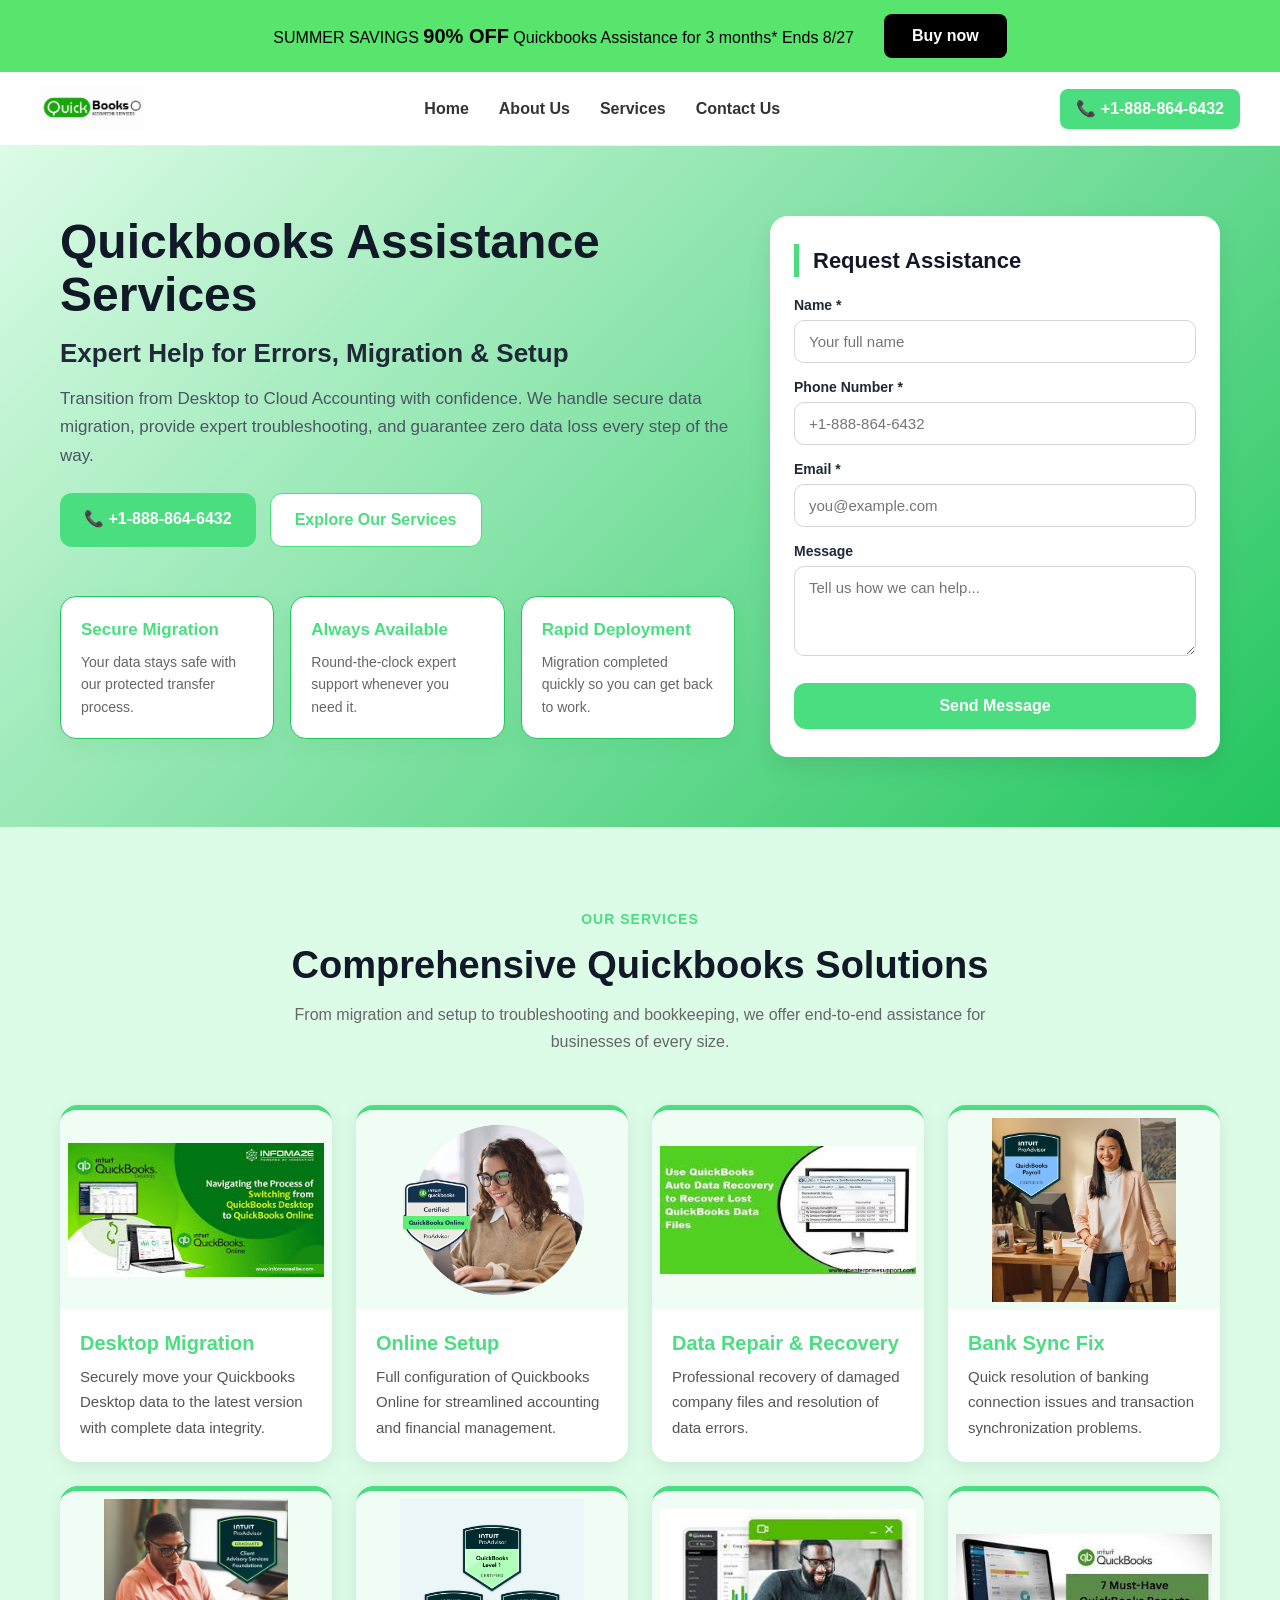
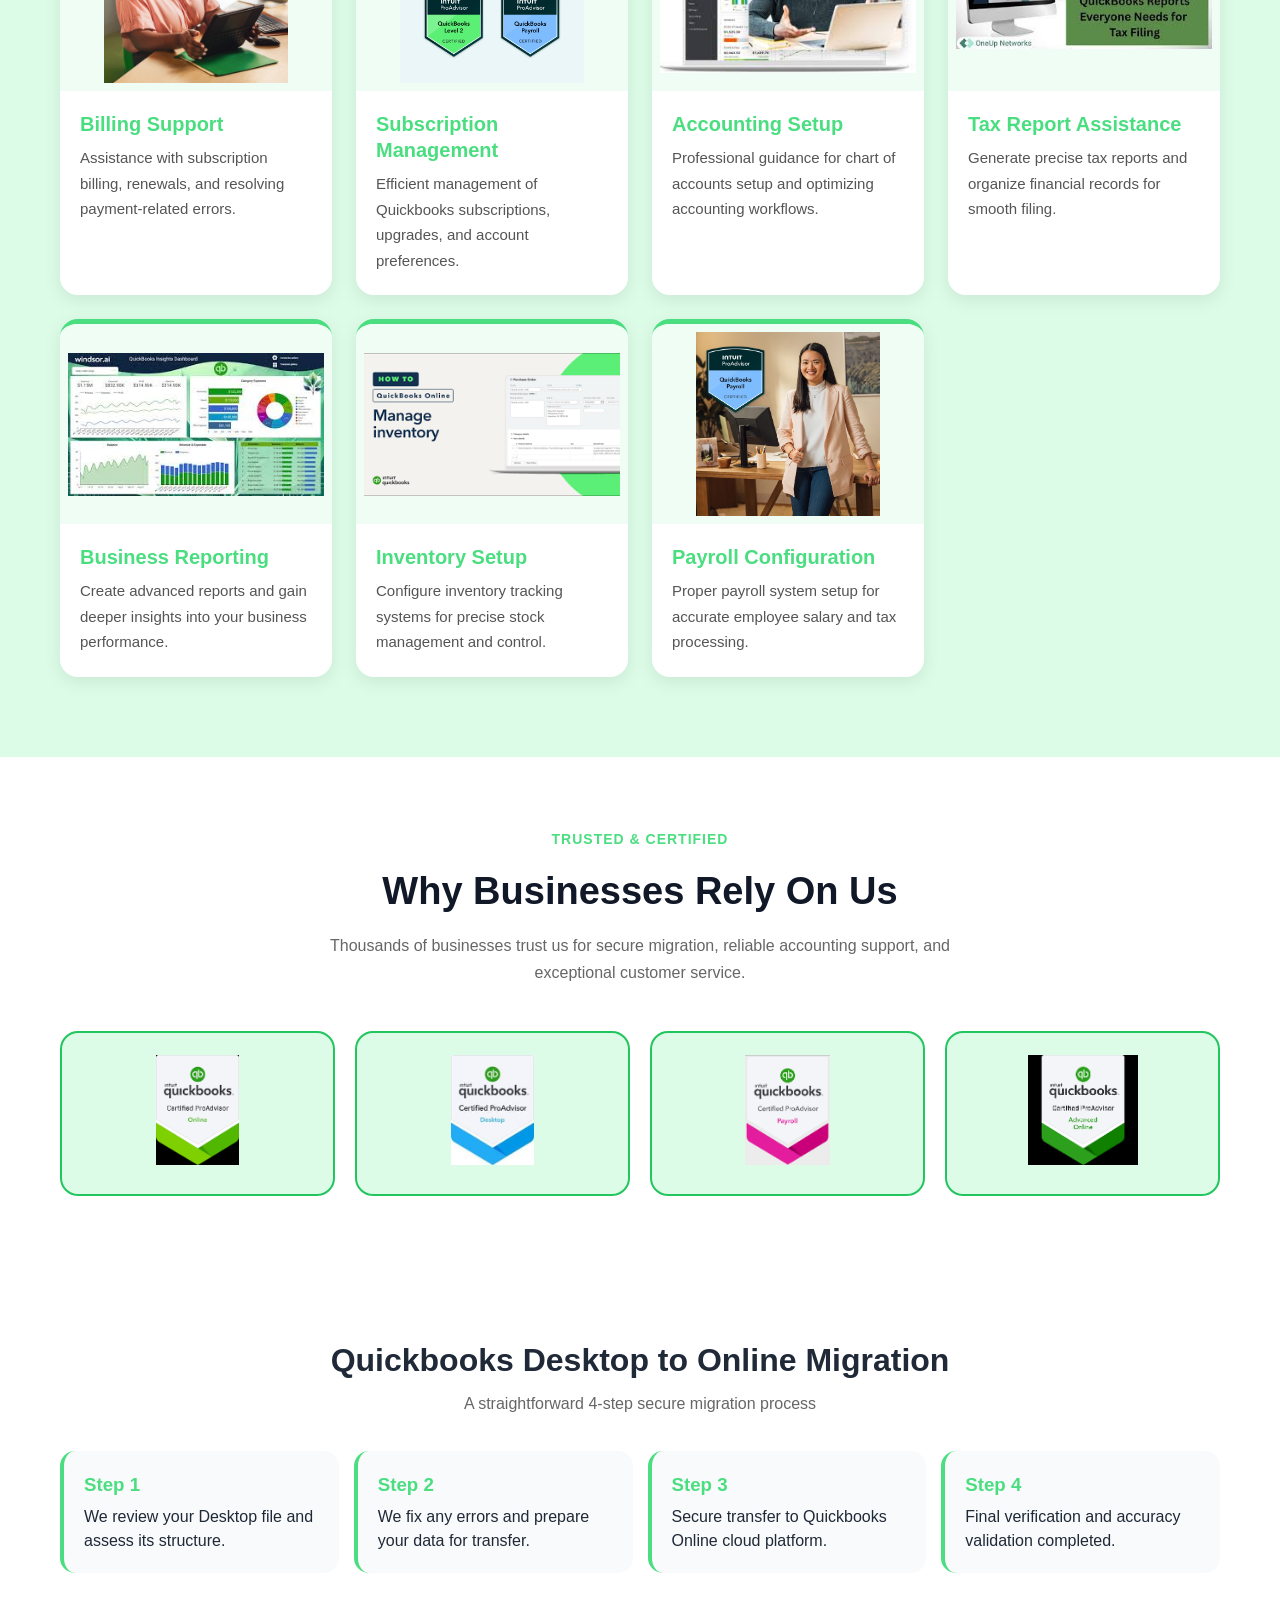
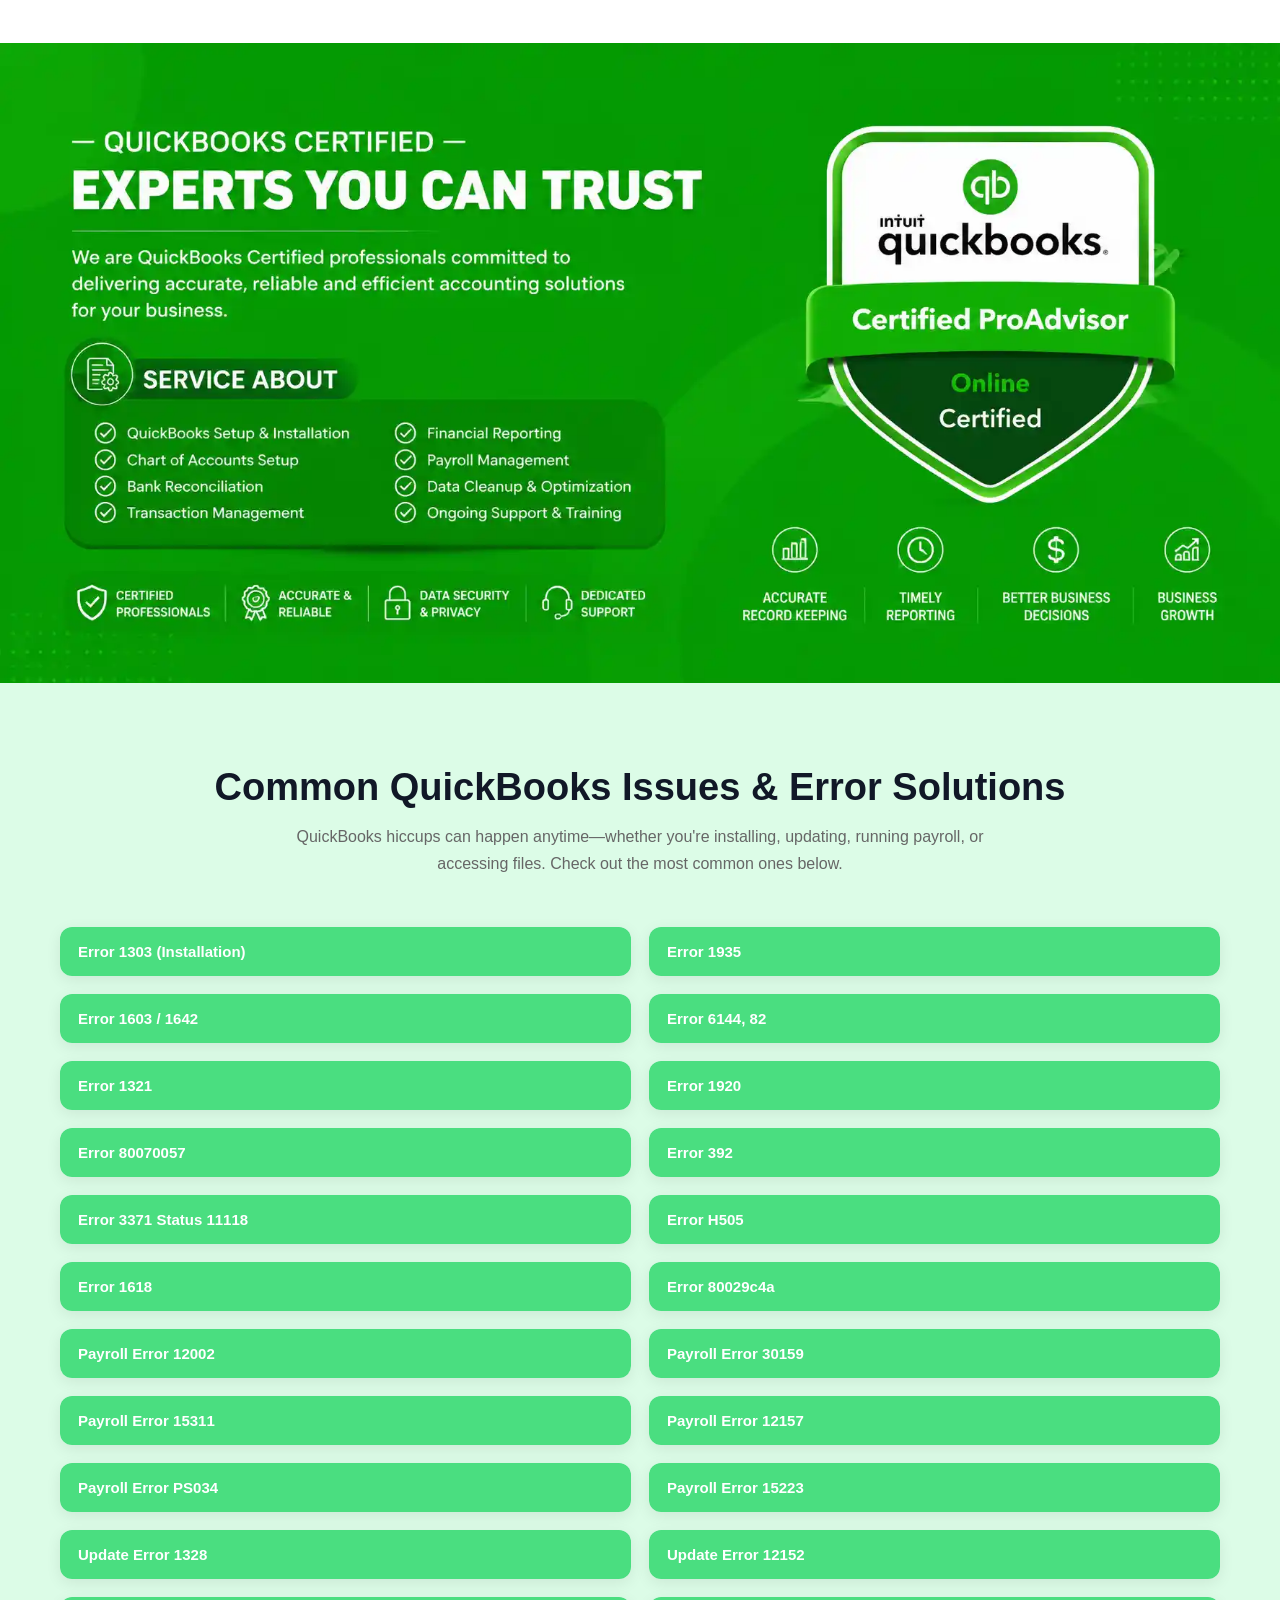
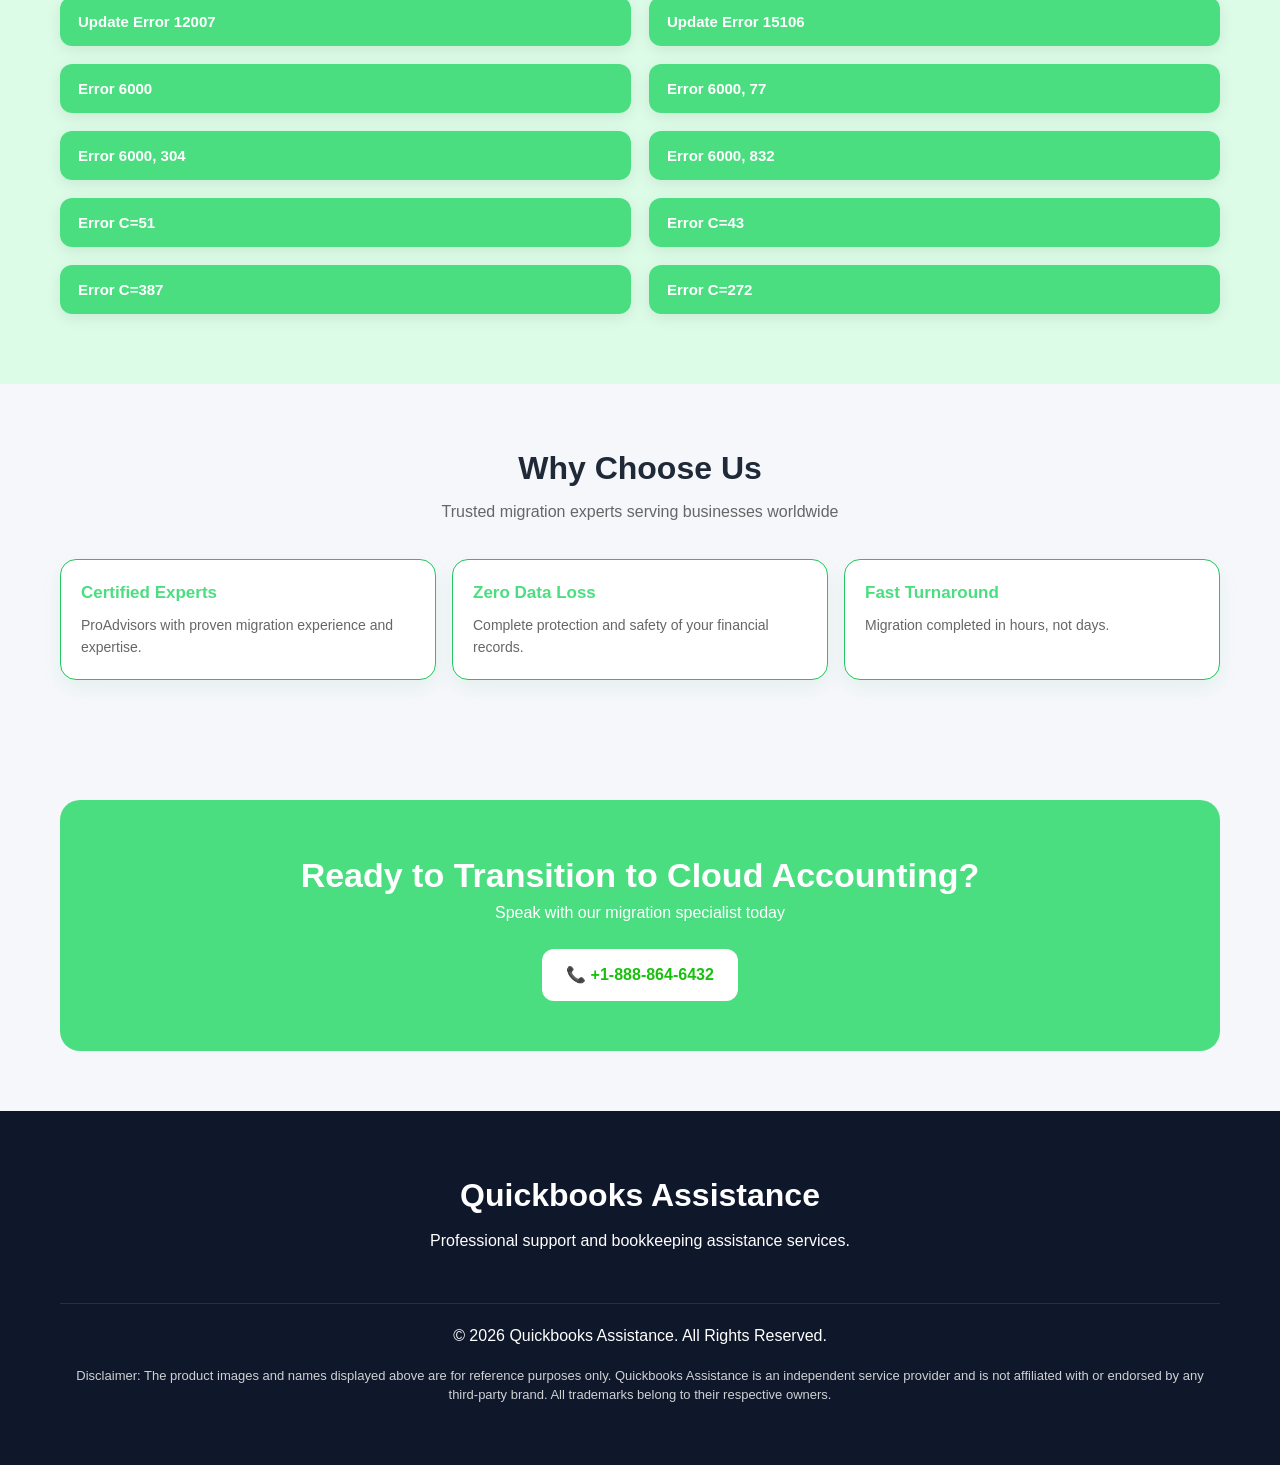
<file: index.html>
<!DOCTYPE html>
<html lang="en">
<head>
  <meta charset="UTF-8">
  <meta name="viewport" content="width=device-width, initial-scale=1.0, maximum-scale=1.0, user-scalable=yes">
  <title>Quickbooks Assistance – Support & Migration</title>
  <style>
    /* RESET & BASE */
    * { margin: 0; padding: 0; box-sizing: border-box; font-family: Arial, sans-serif; }
    body { background: #f6f7fb; color: #1f2937; line-height: 1.5; }

    .container { max-width: 1200px; margin: 0 auto; padding: 0 20px; }

    /* TOP OFFER BAR */
    .top-offer { background: #58e56d; padding: 14px 20px; }
    .offer-container {
      max-width: 1200px; margin: 0 auto; display: flex;
      justify-content: center; align-items: center; gap: 30px; flex-wrap: wrap;
    }
    .top-offer p { margin: 0; color: #000; font-size: 16px; font-weight: 500; }
    .top-offer strong { font-size: 20px; font-weight: 800; }
    .offer-btn {
      background: #000; color: #fff; text-decoration: none;
      padding: 10px 28px; border-radius: 8px; font-weight: 700; transition: .3s;
    }
    .offer-btn:hover { background: #222; }
    @media (max-width:768px) {
      .offer-container { flex-direction: column; gap: 12px; text-align: center; }
      .top-offer p { font-size: 15px; }
      .offer-btn { width: 180px; text-align: center; }
    }

    /* HEADER */
    header {
      position: sticky; top: 0; z-index: 999;
      background: #fff; border-bottom: 1px solid #eee;
    }
    .nav {
      display: flex; justify-content: space-between; align-items: center;
      padding: 14px 0; gap: 10px;
    }
    .logo-img { height: 45px; width: auto; max-width: 120px; object-fit: contain; display: block; }
    .cta-btn {
      background: #4ade80; color: #fff; padding: 8px 16px;
      border-radius: 8px; font-weight: 700; text-decoration: none; white-space: nowrap;
    }
    .navbar { flex: 1; display: flex; justify-content: center; }
    .nav-links {
      display: flex; align-items: center; list-style: none; gap: 30px;
      margin: 0; padding: 0;
    }
    .nav-links li a {
      text-decoration: none; color: #333; font-weight: 600; font-size: 16px; transition: .3s;
    }
    .nav-links li a:hover { color: #4ade80; }

    @media (max-width:768px) {
      .nav { flex-direction: column; gap: 10px; padding: 10px 0; }
      .logo-img { height: 40px; }
      .navbar { width: 100%; }
      .nav-links { flex-wrap: wrap; justify-content: center; gap: 12px; }
      .nav-links li a { font-size: 15px; }
      .cta-btn { width: 100%; text-align: center; }
    }

    /* HERO */
    .hero { padding: 70px 0; background: linear-gradient(135deg,#dcfce7,#22c55e); }
    .hero-grid {
      display: grid; grid-template-columns: 1.2fr 0.8fr;
      gap: 35px; align-items: start;
    }
    .hero h1 { font-size: 48px; line-height: 1.1; margin-bottom: 12px; color: #111827; }
    .hero h2 { font-size: 26px; color: #1f2937; margin-bottom: 12px; font-weight: 600; }
    .hero p { color: #4b5563; font-size: 17px; line-height: 1.7; }
    .hero-actions { display: flex; gap: 14px; margin-top: 22px; flex-wrap: wrap; }
    .btn-primary {
      background: #4ade80; color: #fff; padding: 14px 24px;
      border-radius: 12px; text-decoration: none; font-weight: 700; transition: .3s; display: inline-block;
    }
    .btn-primary:hover { background: #22c55e; }
    .btn-outline {
      border: 1px solid #4ade80; padding: 14px 24px; border-radius: 12px;
      text-decoration: none; color: #4ade80; font-weight: 600;
      background: #fff; transition: .3s; display: inline-block;
    }
    .btn-outline:hover { background: #4ade80; color: #fff; }

    .grid-3 {
      display: grid; grid-template-columns: repeat(3,1fr);
      gap: 16px; margin-top: 25px;
    }
    .card {
      background: #fff; padding: 20px; border-radius: 16px;
      box-shadow: 0 8px 20px rgba(22,163,74,.08);
      border: 1px solid #22c55e; transition: .3s;
    }
    .card:hover { transform: translateY(-6px); }
    .card h3 { font-size: 17px; margin-bottom: 8px; color: #4ade80; }
    .card p { font-size: 14px; color: #666; line-height: 1.6; }

    /* CONTACT FORM */
    .form-panel {
      background: #fff; border-radius: 18px; padding: 28px 24px;
      box-shadow: 0 10px 25px rgba(0,0,0,.08);
      position: sticky; top: 90px;
    }
    .form-panel h3 {
      margin-bottom: 18px; font-size: 22px; color: #111827;
      border-left: 5px solid #4ade80; padding-left: 14px;
    }
    .form-panel label {
      display: block; font-weight: 600; margin-top: 14px; margin-bottom: 4px;
      font-size: 14px; color: #1f2937;
    }
    .form-panel input, .form-panel textarea {
      width: 100%; padding: 12px 14px; border: 1px solid #d1d5db;
      border-radius: 10px; font-size: 15px; transition: .2s;
    }
    .form-panel input:focus, .form-panel textarea:focus {
      border-color: #4ade80; outline: none; box-shadow: 0 0 0 3px rgba(74,222,128,.2);
    }
    .form-panel textarea { height: 90px; resize: vertical; }
    .form-panel .btn-submit {
      background: #4ade80; color: #fff; border: none;
      padding: 14px 22px; border-radius: 12px; font-weight: 700;
      font-size: 16px; width: 100%; margin-top: 20px; cursor: pointer;
      transition: .3s;
    }
    .form-panel .btn-submit:hover { background: #22c55e; }
    .form-error { color: #b91c1c; font-size: 13px; margin-top: 4px; display: none; }
    .form-success { display: none; color: #16a34a; font-weight: 600; text-align: center; margin-top: 16px; }

    @media (max-width:991px) {
      .hero { padding: 50px 0; }
      .hero-grid { grid-template-columns: 1fr; }
      .hero h1 { font-size: 34px; }
      .hero h2 { font-size: 22px; }
      .grid-3 { grid-template-columns: 1fr; }
      .hero-actions { flex-direction: column; }
      .btn-primary, .btn-outline { width: 100%; text-align: center; }
      .form-panel { position: relative; top: auto; }
    }

    /* SERVICES SECTION */
    .services-section { padding: 80px 0; background: #dcfce7; }
    .section-heading { text-align: center; margin-bottom: 50px; }
    .section-heading span {
      color: #4ade80; font-size: 14px; font-weight: 700;
      letter-spacing: 1px; text-transform: uppercase;
    }
    .section-heading h2 { font-size: 38px; margin: 12px 0; color: #111827; line-height: 1.2; }
    .section-heading p { max-width: 750px; margin: 0 auto; color: #666; font-size: 16px; line-height: 1.7; }

    .services-grid {
      display: grid; grid-template-columns: repeat(4,1fr); gap: 24px;
    }
    .service-card {
      background: #fff; border-radius: 18px; overflow: hidden;
      box-shadow: 0 5px 18px rgba(0,0,0,.08); transition: .35s;
      border-top: 5px solid #4ade80; display: flex; flex-direction: column;
      height: 100%;
    }
    .service-card:hover { transform: translateY(-8px); box-shadow: 0 10px 30px rgba(22,163,74,.18); }
    .service-card .img-wrap {
      width: 100%; height: 200px; overflow: hidden;
      background: #f0fdf4; display: flex; align-items: center; justify-content: center;
      padding: 8px;
    }
    .service-card .img-wrap img {
      width: 100%; height: 100%; object-fit: contain;
      display: block; transition: .3s;
    }
    .service-card:hover .img-wrap img { transform: scale(1.02); }
    .service-card h3 {
      font-size: 20px; color: #4ade80; padding: 20px 20px 8px;
      line-height: 1.3; font-weight: 700;
    }
    .service-card p { padding: 0 20px 22px; color: #555; font-size: 15px; line-height: 1.7; flex:1; }

    @media (max-width:1100px) { .services-grid { grid-template-columns: repeat(3,1fr); } }
    @media (max-width:991px) {
      .services-section { padding: 60px 0; }
      .section-heading { margin-bottom: 35px; }
      .section-heading h2 { font-size: 30px; }
      .services-grid { grid-template-columns: repeat(2,1fr); gap: 20px; }
      .service-card .img-wrap { height: 190px; }
    }
    @media (max-width:576px) {
      .services-grid { grid-template-columns: 1fr; }
      .section-heading h2 { font-size: 26px; }
      .service-card .img-wrap { height: 200px; }
    }

    /* BADGE SECTION */
    .badge-section { padding: 70px 0; background: #ffffff; }
    .badge-heading { text-align: center; margin-bottom: 45px; }
    .badge-heading span {
      color: #4ade80; font-size: 14px; font-weight: 700;
      letter-spacing: 1px; text-transform: uppercase;
    }
    .badge-heading h2 { font-size: 38px; color: #111827; margin: 12px 0; }
    .badge-heading p { max-width: 700px; margin: 0 auto; color: #666; line-height: 1.7; }

    .badge-grid { display: grid; grid-template-columns: repeat(4,1fr); gap: 20px; align-items: center; }
    .badge-box {
      background: #dcfce7; border: 2px solid #22c55e; border-radius: 18px;
      padding: 22px; text-align: center; transition: .3s;
    }
    .badge-box:hover { transform: translateY(-6px); box-shadow: 0 10px 25px rgba(22,163,74,.12); }
    .badge-box img { width: 100%; max-width: 160px; height: 110px; object-fit: contain; margin: 0 auto; }
    @media (max-width:991px) { .badge-grid { grid-template-columns: repeat(2,1fr); } }
    @media (max-width:576px) { .badge-grid { grid-template-columns: 1fr; } }

    /* QB ERRORS */
    .qb-errors-section { padding: 70px 0; background: #dcfce7; }
    .qb-grid { display: grid; grid-template-columns: repeat(2,1fr); gap: 18px; }
    .qb-item { background: #fff; border-radius: 12px; overflow: hidden; box-shadow: 0 4px 15px rgba(0,0,0,0.08); }
    .qb-question {
      width: 100%; text-align: left; padding: 16px 18px; background: #4ade80;
      color: #fff; border: none; cursor: pointer; font-weight: 600; font-size: 15px;
    }
    .qb-answer { max-height: 0; overflow: hidden; transition: 0.4s; padding: 0 18px; }
    .qb-item.active .qb-answer { max-height: 200px; }
    .qb-answer p { padding: 14px 0; color: #555; }
    @media(max-width:768px){ .qb-grid { grid-template-columns:1fr; } }

    /* BANNER */
    .banner { width: 100%; overflow: hidden; margin: 0; padding: 0; }
    .banner img { width: 100%; height: auto; display: block; }

    /* MIGRATION */
    .migration { background: #fff; padding: 70px 0; }
    .steps { display: grid; grid-template-columns: repeat(4,1fr); gap: 15px; margin-top: 28px; }
    .step { background: #f9fafb; padding: 20px; border-radius: 15px; border-left: 4px solid #4ade80; }
    .step h3 { color: #4ade80; margin-bottom: 6px; }
    @media(max-width:900px){ .steps { grid-template-columns:1fr; } }

    /* CTA */
    .cta { background: #4ade80; color: #fff; padding: 50px 20px; text-align: center; border-radius: 20px; }
    .cta h2 { font-size: 34px; }
    .cta .btn-primary { background: #fff; color: #18C10B; }

    /* FOOTER */
    footer { background: #0f172a; color: #fff; padding: 60px 0; text-align: center; }
    footer h3 { font-size: 32px; margin-bottom: 10px; }
    .footer-links { display: flex; justify-content: center; gap: 15px; flex-wrap: wrap; margin: 25px 0; }
    .footer-links a { background: #fff; color: #4ade80; padding: 10px 20px; border-radius: 30px; font-weight: 700; text-decoration: none; }
    .copy { margin-top: 20px; padding-top: 20px; border-top: 1px solid rgba(255,255,255,.1); }
    .disclaimer { margin-top: 18px; opacity: .8; font-size: 13px; }

    .section { padding: 60px 0; }
    .title { text-align: center; margin-bottom: 35px; }
    .title h2 { font-size: 32px; }
    .title p { color: #666; margin-top: 8px; }
  </style>
</head>
<body>
<!-- TOP OFFER -->
<div class="top-offer">
  <div class="offer-container">
    <p>SUMMER SAVINGS <strong>90% OFF</strong> Quickbooks Assistance for 3 months* Ends 8/27</p>
    <a href="tel:+1-888-864-6432" class="offer-btn">Buy now</a>
  </div>
</div>

<!-- HEADER -->
<header>
  <div class="container nav">
    <div class="logo">
      <a href="index.html"><img src="images/logo22.png" alt="Quickbooks Assistance Logo" class="logo-img"></a>
    </div>
    <nav class="navbar">
      <ul class="nav-links">
        <li><a href="index.html">Home</a></li>
        <li><a href="./about.html">About Us</a></li>
        <li><a href="./service.html">Services</a></li>
        <li><a href="./contact.html">Contact Us</a></li>
      </ul>
    </nav>
    <a href="tel:+1-888-864-6432" class="cta-btn">📞 +1-888-864-6432</a>
  </div>
</header>

<!-- HERO -->
<section class="hero" id="about">
  <div class="container hero-grid">
    <div>
      <h1>Quickbooks Assistance Services </h1>
      <h2>Expert Help for Errors, Migration & Setup</h2>
      <p>Transition from Desktop to Cloud Accounting with confidence. We handle secure data migration, provide expert troubleshooting, and guarantee zero data loss every step of the way.</p>
      <div class="hero-actions">
        <a href="tel:+1-888-864-6432" class="btn-primary">📞 +1-888-864-6432</a>
        <a href="#services" class="btn-outline">Explore Our Services</a>
      </div>
      <br>
      <div class="grid-3">
        <div class="card"><h3>Secure Migration</h3><p>Your data stays safe with our protected transfer process.</p></div>
        <div class="card"><h3>Always Available</h3><p>Round-the-clock expert support whenever you need it.</p></div>
        <div class="card"><h3>Rapid Deployment</h3><p>Migration completed quickly so you can get back to work.</p></div>
      </div>
    </div>

    <!-- CONTACT FORM -->
    <div class="form-panel" id="contactFormPanel">
      <h3>Request Assistance</h3>
      <form action="https://api.web3forms.com/submit" method="POST" id="contactForm">
        <input type="hidden" name="access_key" value="0516867b-402e-40c9-ac0b-6a381eb99971">
        <label for="name">Name *</label>
        <input type="text" id="name" name="name" placeholder="Your full name" required>
        <div class="form-error" id="nameError">Please enter your name</div>

        <label for="phone">Phone Number *</label>
        <input type="tel" id="phone" name="phone" placeholder="+1-888-864-6432" required>
        <div class="form-error" id="phoneError">Valid phone number required</div>

        <label for="email">Email *</label>
        <input type="email" id="email" name="email" placeholder="you@example.com" required>
        <div class="form-error" id="emailError">Please enter a valid email</div>

        <label for="message">Message</label>
        <textarea id="message" name="message" placeholder="Tell us how we can help..."></textarea>

        <button type="submit" class="btn-submit">Send Message</button>
        <div class="form-success" id="formSuccess">✔ Your message was sent. We'll contact you shortly.</div>
      </form>
    </div>
  </div>
</section>

<!-- SERVICES -->
<section class="services-section" id="services">
  <div class="container">
    <div class="section-heading">
      <span>OUR SERVICES</span>
      <h2>Comprehensive Quickbooks Solutions</h2>
      <p>From migration and setup to troubleshooting and bookkeeping, we offer end-to-end assistance for businesses of every size.</p>
    </div>
    <div class="services-grid">
      <div class="service-card">
        <div class="img-wrap"><img src="images/service-01.jpg" alt="Desktop Migration"></div>
        <h3>Desktop Migration</h3>
        <p>Securely move your Quickbooks Desktop data to the latest version with complete data integrity.</p>
      </div>
      <div class="service-card">
        <div class="img-wrap"><img src="images/proadviser-03.avif" alt="Online Setup"></div>
        <h3>Online Setup</h3>
        <p>Full configuration of Quickbooks Online for streamlined accounting and financial management.</p>
      </div>
      <div class="service-card">
        <div class="img-wrap"><img src="images/service-02.jpg" alt="Data Repair"></div>
        <h3>Data Repair & Recovery</h3>
        <p>Professional recovery of damaged company files and resolution of data errors.</p>
      </div>
      <div class="service-card">
        <div class="img-wrap"><img src="images/proadviser-04.avif" alt="Bank Sync"></div>
        <h3>Bank Sync Fix</h3>
        <p>Quick resolution of banking connection issues and transaction synchronization problems.</p>
      </div>
      <div class="service-card">
        <div class="img-wrap"><img src="images/proadviser-05.jpg" alt="Billing"></div>
        <h3>Billing Support</h3>
        <p>Assistance with subscription billing, renewals, and resolving payment-related errors.</p>
      </div>
      <div class="service-card">
        <div class="img-wrap"><img src="images/proadviser-06.png" alt="Subscription"></div>
        <h3>Subscription Management</h3>
        <p>Efficient management of Quickbooks subscriptions, upgrades, and account preferences.</p>
      </div>
      <div class="service-card">
        <div class="img-wrap"><img src="images/service-03.jpg" alt="Accounting"></div>
        <h3>Accounting Setup</h3>
        <p>Professional guidance for chart of accounts setup and optimizing accounting workflows.</p>
      </div>
      <div class="service-card">
        <div class="img-wrap"><img src="images/service-04.jpg" alt="Tax"></div>
        <h3>Tax Report Assistance</h3>
        <p>Generate precise tax reports and organize financial records for smooth filing.</p>
      </div>
      <div class="service-card">
        <div class="img-wrap"><img src="images/service-05.jpg" alt="Reporting"></div>
        <h3>Business Reporting</h3>
        <p>Create advanced reports and gain deeper insights into your business performance.</p>
      </div>
      <div class="service-card">
        <div class="img-wrap"><img src="images/service-06.png" alt="Inventory"></div>
        <h3>Inventory Setup</h3>
        <p>Configure inventory tracking systems for precise stock management and control.</p>
      </div>
      <div class="service-card">
        <div class="img-wrap"><img src="images/proadviser-04.avif" alt="Payroll"></div>
        <h3>Payroll Configuration</h3>
        <p>Proper payroll system setup for accurate employee salary and tax processing.</p>
      </div>
    </div>
  </div>
</section>

<!-- BADGE -->
<section class="badge-section">
  <div class="container">
    <div class="badge-heading">
      <span>TRUSTED & CERTIFIED</span>
      <h2>Why Businesses Rely On Us</h2>
      <p>Thousands of businesses trust us for secure migration, reliable accounting support, and exceptional customer service.</p>
    </div>
    <div class="badge-grid">
      <div class="badge-box"><img src="images/proadviser-001.png" alt="Certified"></div>
      <div class="badge-box"><img src="images/proadviser-002.jpg" alt="Secure"></div>
      <div class="badge-box"><img src="images/proadviser-003.png" alt="24x7"></div>
      <div class="badge-box"><img src="images/proadviser-004.png" alt="Trusted"></div>
    </div>
  </div>
</section>

<!-- MIGRATION -->
<section class="migration" id="migration">
  <div class="container">
    <div class="title">
      <h2>Quickbooks Desktop to Online Migration</h2>
      <p>A straightforward 4-step secure migration process</p>
    </div>
    <div class="steps">
      <div class="step"><h3>Step 1</h3><p>We review your Desktop file and assess its structure.</p></div>
      <div class="step"><h3>Step 2</h3><p>We fix any errors and prepare your data for transfer.</p></div>
      <div class="step"><h3>Step 3</h3><p>Secure transfer to Quickbooks Online cloud platform.</p></div>
      <div class="step"><h3>Step 4</h3><p>Final verification and accuracy validation completed.</p></div>
    </div>
  </div>
</section>

<!-- BANNER -->
<section class="banner">
  <img src="images/banner.webp" alt="Banner">
</section>

<!-- QB ERRORS -->
<section class="qb-errors-section">
  <div class="container">
    <div class="section-heading">
      <h2>Common QuickBooks Issues & Error Solutions</h2>
      <p>QuickBooks hiccups can happen anytime—whether you're installing, updating, running payroll, or accessing files. Check out the most common ones below.</p>
    </div>
    <div class="qb-grid">
      <div class="qb-item"><button class="qb-question">Error 1303 (Installation)</button><div class="qb-answer"><p>Permission issue during installation when installer cannot access directory.</p></div></div>
      <div class="qb-item"><button class="qb-question">Error 1935</button><div class="qb-answer"><p>.NET Framework missing or antivirus blocking installation.</p></div></div>
      <div class="qb-item"><button class="qb-question">Error 1603 / 1642</button><div class="qb-answer"><p>Damaged Microsoft .NET Framework or Windows Installer issue.</p></div></div>
      <div class="qb-item"><button class="qb-question">Error 6144, 82</button><div class="qb-answer"><p>Network issue, malware or incorrect installation.</p></div></div>
      <div class="qb-item"><button class="qb-question">Error 1321</button><div class="qb-answer"><p>Insufficient privileges to modify system files during install.</p></div></div>
      <div class="qb-item"><button class="qb-question">Error 1920</button><div class="qb-answer"><p>Database server service fails to start.</p></div></div>
      <div class="qb-item"><button class="qb-question">Error 80070057</button><div class="qb-answer"><p>Permission or file access issue while opening company file.</p></div></div>
      <div class="qb-item"><button class="qb-question">Error 392</button><div class="qb-answer"><p>Corrupt system files or incomplete installation.</p></div></div>
      <div class="qb-item"><button class="qb-question">Error 3371 Status 11118</button><div class="qb-answer"><p>Missing or damaged license file or Windows issues.</p></div></div>
      <div class="qb-item"><button class="qb-question">Error H505</button><div class="qb-answer"><p>Multi-user hosting or network configuration issue.</p></div></div>
      <div class="qb-item"><button class="qb-question">Error 1618</button><div class="qb-answer"><p>Windows installer conflict during installation or update.</p></div></div>
      <div class="qb-item"><button class="qb-question">Error 80029c4a</button><div class="qb-answer"><p>DLL or antivirus blocking Quickbooks components.</p></div></div>
      <div class="qb-item"><button class="qb-question">Payroll Error 12002</button><div class="qb-answer"><p>Internet or SSL issue during payroll update.</p></div></div>
      <div class="qb-item"><button class="qb-question">Payroll Error 30159</button><div class="qb-answer"><p>Network timeout or incorrect browser settings.</p></div></div>
      <div class="qb-item"><button class="qb-question">Payroll Error 15311</button><div class="qb-answer"><p>Corrupt installation or system registry issue.</p></div></div>
      <div class="qb-item"><button class="qb-question">Payroll Error 12157</button><div class="qb-answer"><p>Firewall or internet blocking connection.</p></div></div>
      <div class="qb-item"><button class="qb-question">Payroll Error PS034</button><div class="qb-answer"><p>Incorrect service key or damaged payroll data.</p></div></div>
      <div class="qb-item"><button class="qb-question">Payroll Error 15223</button><div class="qb-answer"><p>Update failure due to SSL or internet issues.</p></div></div>
      <div class="qb-item"><button class="qb-question">Update Error 1328</button><div class="qb-answer"><p>File corruption during update process.</p></div></div>
      <div class="qb-item"><button class="qb-question">Update Error 12152</button><div class="qb-answer"><p>Internet connection or registry issue.</p></div></div>
      <div class="qb-item"><button class="qb-question">Update Error 12007</button><div class="qb-answer"><p>Firewall or browser blocking update.</p></div></div>
      <div class="qb-item"><button class="qb-question">Update Error 15106</button><div class="qb-answer"><p>Update service blocked or corrupted files.</p></div></div>
      <div class="qb-item"><button class="qb-question">Error 6000</button><div class="qb-answer"><p>Company file access issue or corrupted file.</p></div></div>
      <div class="qb-item"><button class="qb-question">Error 6000, 77</button><div class="qb-answer"><p>Wrong file location or permission issue.</p></div></div>
      <div class="qb-item"><button class="qb-question">Error 6000, 304</button><div class="qb-answer"><p>Low disk space or quota issue.</p></div></div>
      <div class="qb-item"><button class="qb-question">Error 6000, 832</button><div class="qb-answer"><p>Damaged .ND file or hosting issue.</p></div></div>
      <div class="qb-item"><button class="qb-question">Error C=51</button><div class="qb-answer"><p>Damaged report or missing TxList file.</p></div></div>
      <div class="qb-item"><button class="qb-question">Error C=43</button><div class="qb-answer"><p>Data damage in company file.</p></div></div>
      <div class="qb-item"><button class="qb-question">Error C=387</button><div class="qb-answer"><p>File read/write or installation issue.</p></div></div>
      <div class="qb-item"><button class="qb-question">Error C=272</button><div class="qb-answer"><p>Company file or compatibility issue.</p></div></div>
    </div>
  </div>
</section>

<!-- WHY CHOOSE -->
<section class="section">
  <div class="container">
    <div class="title">
      <h2>Why Choose Us</h2>
      <p>Trusted migration experts serving businesses worldwide</p>
    </div>
    <div class="grid-3" style="grid-template-columns:repeat(3,1fr);">
      <div class="card"><h3>Certified Experts</h3><p>ProAdvisors with proven migration experience and expertise.</p></div>
      <div class="card"><h3>Zero Data Loss</h3><p>Complete protection and safety of your financial records.</p></div>
      <div class="card"><h3>Fast Turnaround</h3><p>Migration completed in hours, not days.</p></div>
    </div>
  </div>
</section>

<!-- CTA -->
<section class="section" id="contact">
  <div class="container">
    <div class="cta">
      <h2>Ready to Transition to Cloud Accounting?</h2>
      <p>Speak with our migration specialist today</p>
      <br>
      <a href="tel:+1-888-864-6432" class="btn-primary" style="background:#fff;color:#18C10B;">📞 +1-888-864-6432</a>
    </div>
  </div>
</section>

<!-- FOOTER -->
<footer>
  <div class="container">
    <h3>Quickbooks Assistance</h3>
    <p>Professional support and bookkeeping assistance services.</p>
    <div class="footer-links"></div>
    <div class="copy">© 2026 Quickbooks Assistance. All Rights Reserved.</div>
    <p class="disclaimer">Disclaimer: The product images and names displayed above are for reference purposes only. Quickbooks Assistance is an independent service provider and is not affiliated with or endorsed by any third-party brand. All trademarks belong to their respective owners.</p>
  </div>
</footer>

<!-- SCRIPTS -->
<script>
  document.querySelectorAll(".qb-question").forEach(btn=>{
    btn.addEventListener("click",()=>{
      btn.parentElement.classList.toggle("active");
    });
  });

  const form = document.getElementById('contactForm');
  const nameInput = document.getElementById('name');
  const phoneInput = document.getElementById('phone');
  const emailInput = document.getElementById('email');
  const messageInput = document.getElementById('message');
  const nameErr = document.getElementById('nameError');
  const phoneErr = document.getElementById('phoneError');
  const emailErr = document.getElementById('emailError');
  const successDiv = document.getElementById('formSuccess');

  form.addEventListener('submit', function(e) {
    e.preventDefault();
    let valid = true;

    // Reset errors
    nameErr.style.display = 'none';
    phoneErr.style.display = 'none';
    emailErr.style.display = 'none';
    successDiv.style.display = 'none';

    // Validate name
    if (!nameInput.value.trim()) {
      nameErr.style.display = 'block';
      valid = false;
    }

    // Validate phone (basic: at least 7 digits)
    const phoneVal = phoneInput.value.trim().replace(/\D/g, '');
    if (phoneVal.length < 7) {
      phoneErr.style.display = 'block';
      valid = false;
    }

    // Validate email
    const emailRegex = /^[^\s@]+@[^\s@]+\.[^\s@]+$/;
    if (!emailInput.value.trim() || !emailRegex.test(emailInput.value.trim())) {
      emailErr.style.display = 'block';
      valid = false;
    }

    if (!valid) return;

    // Build form data
    const formData = new FormData();
    formData.append('access_key', '0516867b-402e-40c9-ac0b-6a381eb99971');
    formData.append('name', nameInput.value.trim());
    formData.append('phone', phoneInput.value.trim());
    formData.append('email', emailInput.value.trim());
    formData.append('message', messageInput.value.trim());
    formData.append('subject', 'New assistance request from website');

    fetch('https://api.web3forms.com/submit', {
      method: 'POST',
      body: formData
    })
    .then(response => response.json())
    .then(data => {
      if (data.success) {
        successDiv.style.display = 'block';
        form.reset();
        setTimeout(() => {
          successDiv.style.display = 'none';
        }, 6000);
      } else {
        alert('Something went wrong. Please try again later.');
      }
    })
    .catch(() => {
      alert('Network error. Please check your connection.');
    });
  });
</script>
<script src="//code.jivosite.com/widget/mrzRy9QWP9" async></script>
</body> 
</html>
</file>
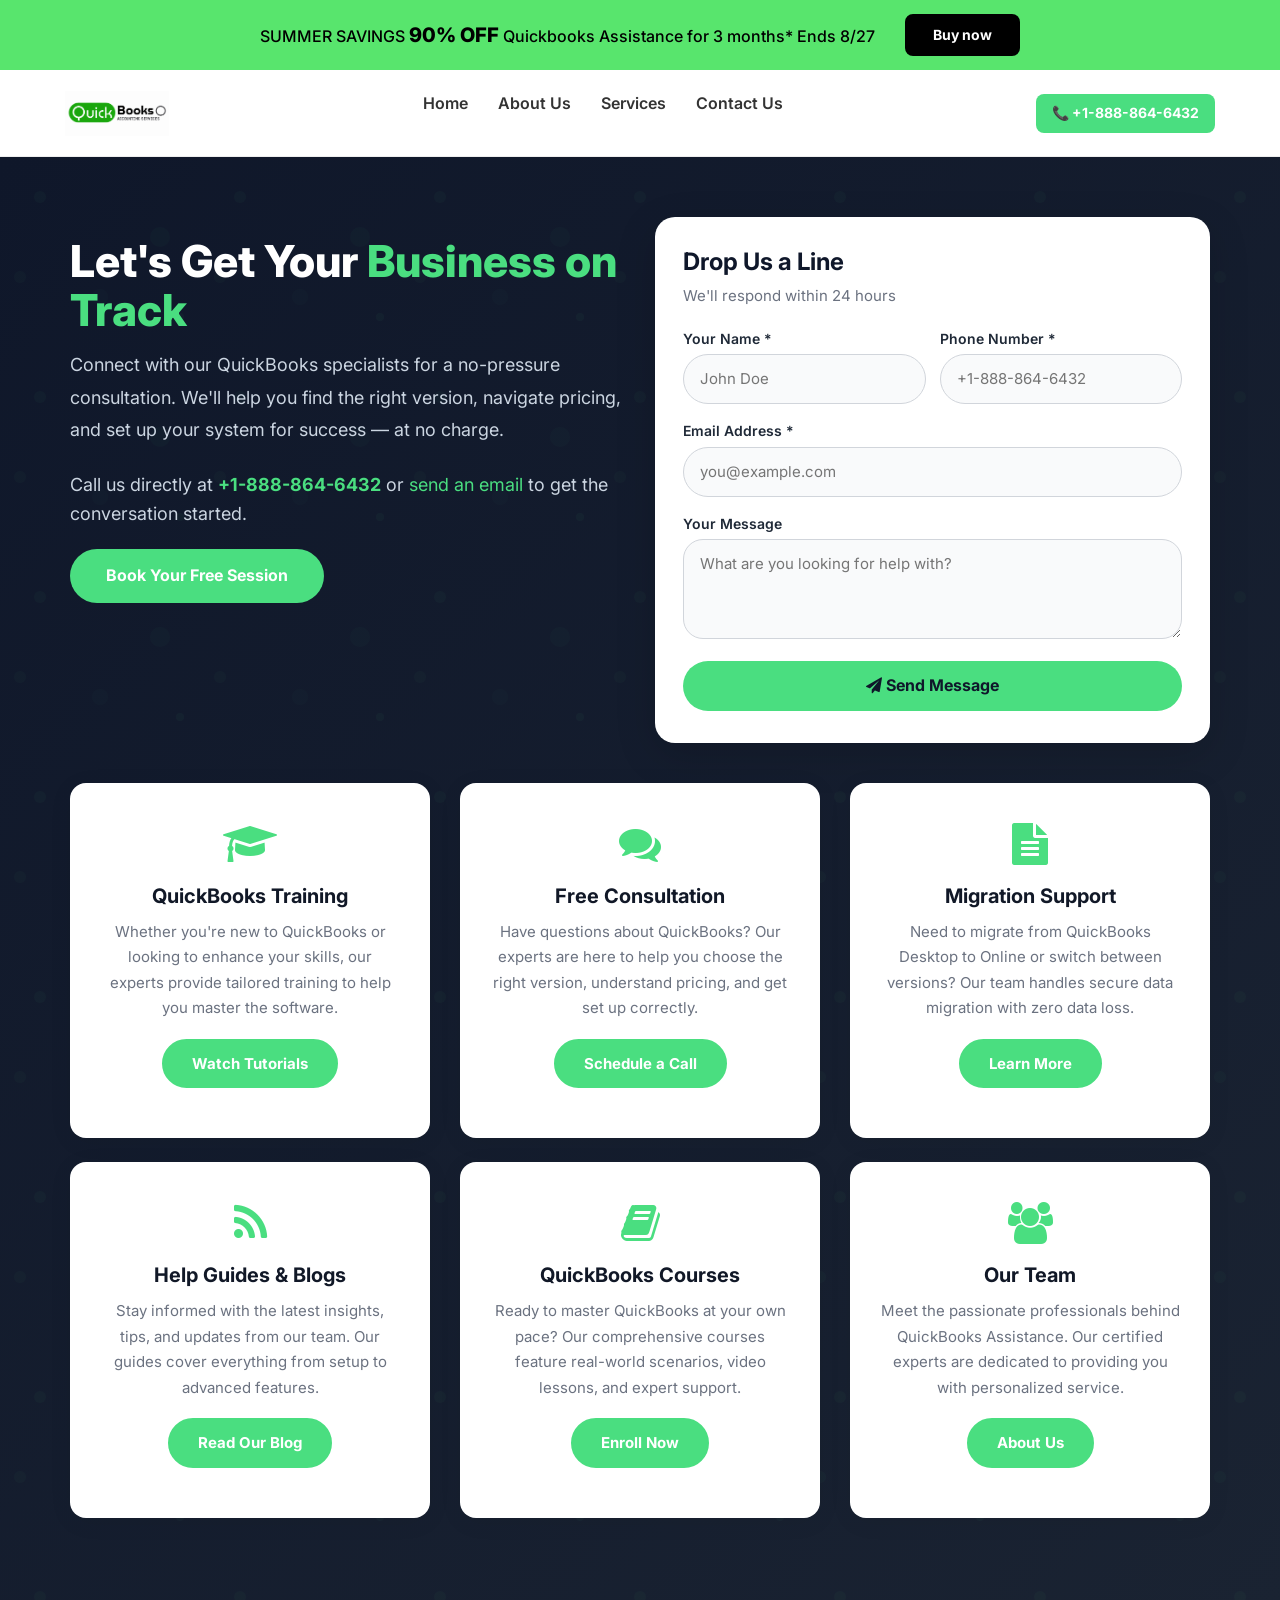
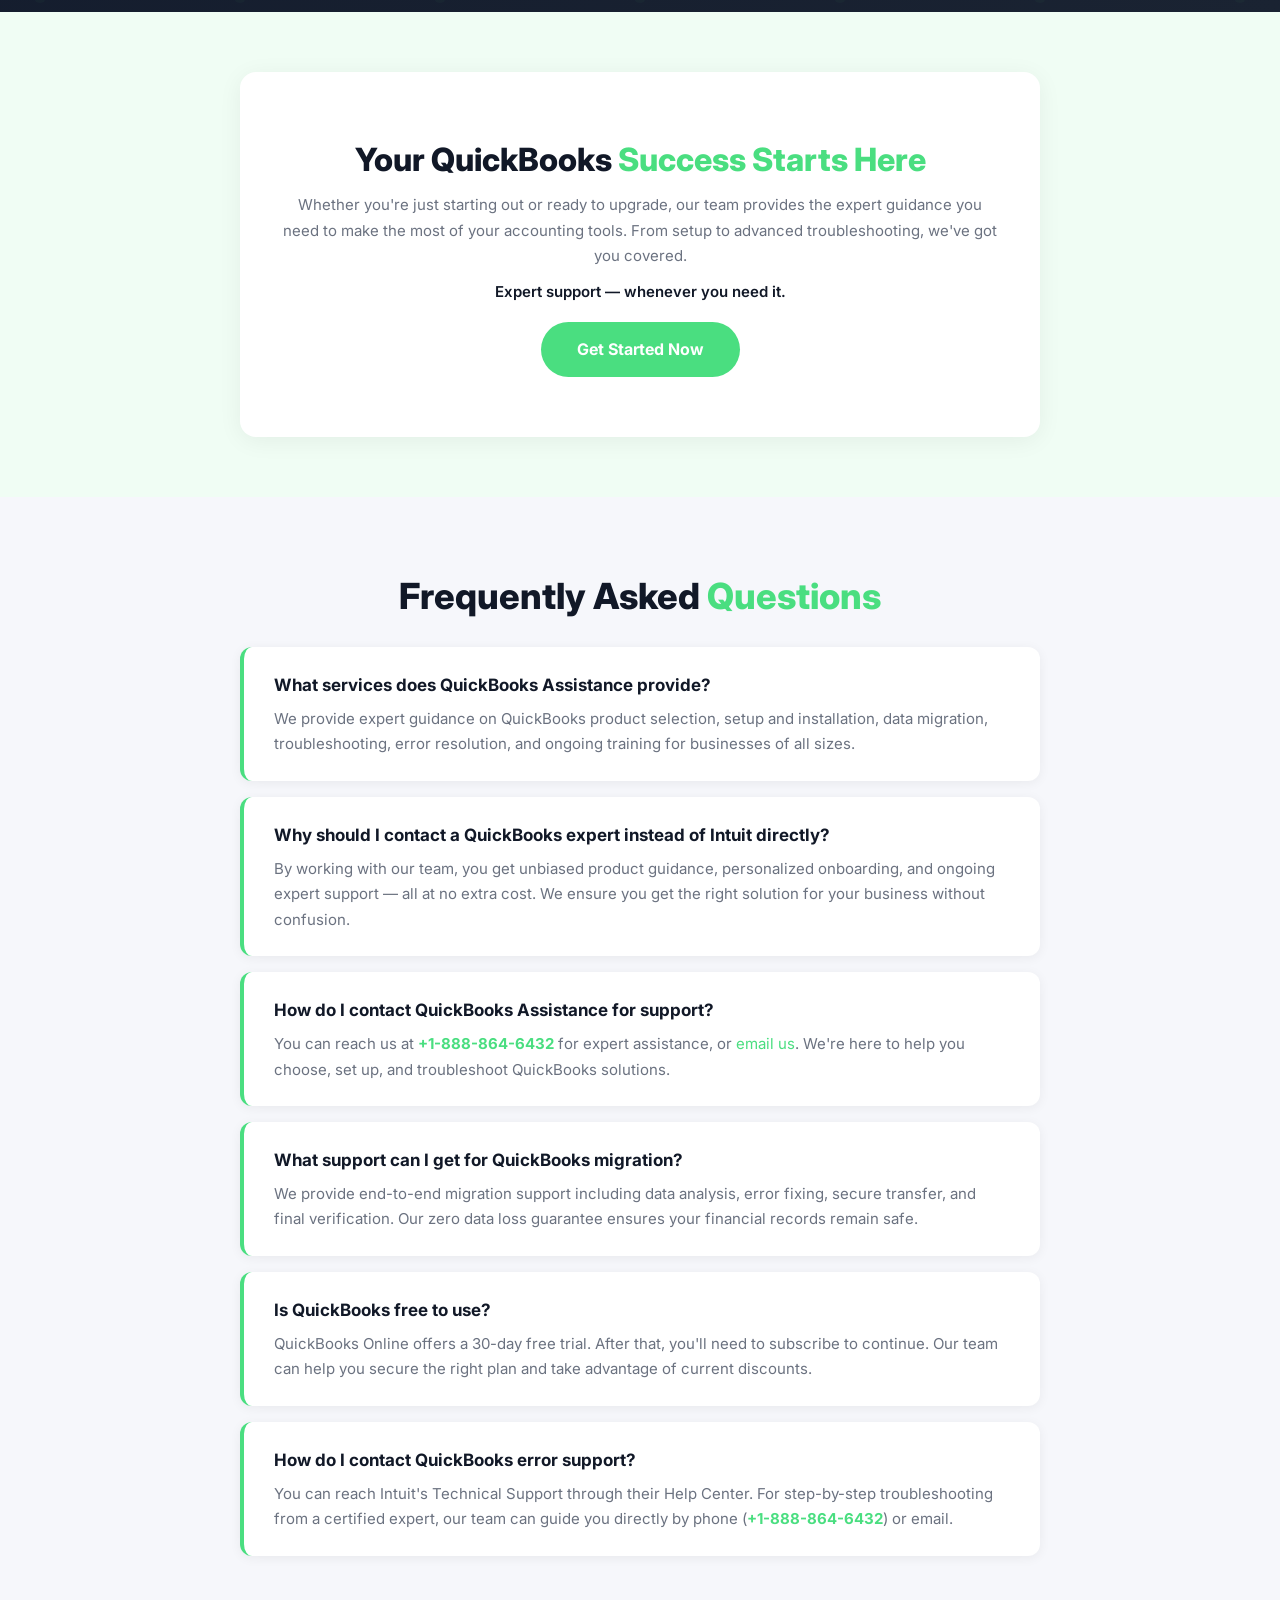
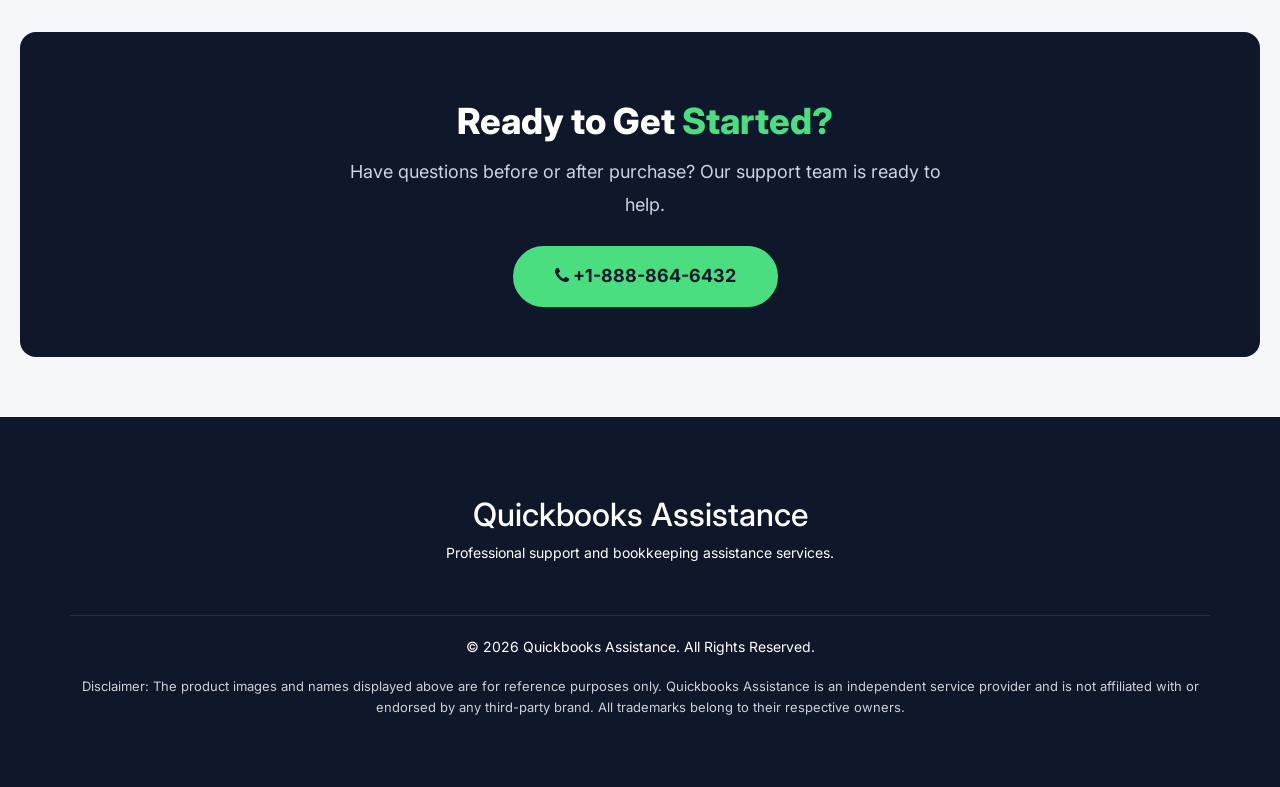
<file: contact.html>
<!DOCTYPE html>
<html dir="ltr" lang="en">
<head>
  <meta charset="UTF-8">
  <meta name="viewport" content="width=device-width, initial-scale=1">
  <meta http-equiv="X-UA-Compatible" content="IE=edge">
  <title>Contact QuickBooks Assistance – Expert Support & Consultation</title>
  <meta name="description" content="Contact our trusted QuickBooks experts today. Schedule a free consultation for expert support with setup, integrations, data migration, and pricing.">
  <link href="//cdnjs.cloudflare.com/ajax/libs/twitter-bootstrap/3.3.5/css/bootstrap.min.css" rel="stylesheet">
  <link href="//cdnjs.cloudflare.com/ajax/libs/font-awesome/4.7.0/css/font-awesome.min.css" rel="stylesheet">
  <link rel="preconnect" href="https://fonts.googleapis.com">
  <link rel="preconnect" href="https://fonts.gstatic.com" crossorigin>
  <link href="https://fonts.googleapis.com/css2?family=Inter:wght@300;400;500;600;700;800;900&display=swap" rel="stylesheet">
  <style>
    /* ===== RESET & BASE ===== */
    * { margin: 0; padding: 0; box-sizing: border-box; }
    body {
      font-family: 'Inter', Arial, sans-serif;
      background: #f6f7fb;
      color: #232323;
      line-height: 1.6;
    }
    a { transition: 0.3s; }
    .container { max-width: 1200px; }

    /* ===== TOP OFFER BAR (same as about.html) ===== */
    .top-offer { background: #58e56d; padding: 14px 20px; }
    .offer-container {
      max-width: 1200px; margin: 0 auto; display: flex;
      justify-content: center; align-items: center; gap: 30px; flex-wrap: wrap;
    }
    .top-offer p { margin: 0; color: #000; font-size: 16px; font-weight: 500; }
    .top-offer strong { font-size: 20px; font-weight: 800; }
    .offer-btn {
      background: #000; color: #fff; text-decoration: none;
      padding: 10px 28px; border-radius: 8px; font-weight: 700; transition: .3s;
    }
    .offer-btn:hover { background: #222; }
    @media (max-width:768px) {
      .offer-container { flex-direction: column; gap: 12px; text-align: center; }
      .top-offer p { font-size: 15px; }
      .offer-btn { width: 180px; text-align: center; }
    }

    /* ===== HEADER (same as about.html) ===== */
    header {
      position: sticky; top: 0; z-index: 999;
      background: #fff; border-bottom: 1px solid #eee;
    }
    .nav {
      display: flex; justify-content: space-between; align-items: center;
      padding: 8px 0; gap: 10px;
    }
    .logo-img { height: 45px; width: auto; max-width: 120px; object-fit: contain; display: block; }
    .cta-btn {
      background: #4ade80; color: #fff; padding: 8px 16px;
      border-radius: 8px; font-weight: 700; text-decoration: none; white-space: nowrap;
    }
    .cta-btn:hover { background: #22c55e; color: #fff; }
    .navbar { flex: 1; display: flex; justify-content: center; }
    .nav-links {
      display: flex; align-items: center; list-style: none; gap: 30px;
      margin: 0; padding: 0;
    }
    .nav-links li a {
      text-decoration: none; color: #333; font-weight: 600; font-size: 16px; transition: .3s;
    }
    .nav-links li a:hover { color: #4ade80; }

    @media (max-width:768px) {
      .nav { flex-direction: column; gap: 10px; padding: 10px 0; }
      .logo-img { height: 40px; }
      .navbar { width: 100%; }
      .nav-links { flex-wrap: wrap; justify-content: center; gap: 12px; }
      .nav-links li a { font-size: 15px; }
      .cta-btn { width: 100%; text-align: center; }
    }

    .round_btn {
      display: inline-block;
      padding: 10px 28px;
      border-radius: 50px;
      background: #4ade80;
      color: #fff;
      font-weight: 700;
      text-decoration: none;
      border: 2px solid #4ade80;
      font-size: 15px;
    }
    .round_btn:hover {
      background: #22c55e;
      border-color: #22c55e;
      color: #fff;
      text-decoration: none;
    }
    .round_btn.outline_dark {
      background: transparent;
      color: #fff;
      border: 2px solid #fff;
    }
    .round_btn.outline_dark:hover {
      background: #fff;
      color: #4ade80;
    }

    /* ===== BUTTONS ===== */
    .new_button {
      display: inline-block;
      padding: 14px 36px;
      border-radius: 50px;
      background: #4ade80;
      color: #fff;
      font-weight: 700;
      text-decoration: none;
      font-size: 16px;
      border: none;
      transition: 0.3s;
    }
    .new_button:hover {
      background: #22c55e;
      color: #fff;
      text-decoration: none;
    }
    .new_button.dark {
      background: #0f172a;
      color: #fff;
    }
    .new_button.dark:hover {
      background: #1a2332;
    }

    /* ===== SECTIONS ===== */
    section { padding: 60px 0; }
    .section-white { background: #fff; }
    .section-light { background: #f8fafc; }
    .section-green { background: #dcfce7; }

    .normal_white_box {
      background: #fff;
      padding: 40px 30px;
      border-radius: 16px;
      box-shadow: 0 4px 24px rgba(0,0,0,0.06);
      height: 100%;
      text-align: center;
    }
    .normal_white_box i {
      font-size: 42px;
      color: #4ade80;
      margin-bottom: 16px;
      display: block;
    }
    .normal_white_box h3 {
      font-size: 20px;
      font-weight: 700;
      margin-bottom: 12px;
      color: #111827;
    }
    .normal_white_box p {
      color: #6b7280;
      font-size: 15px;
      line-height: 1.7;
    }
    .normal_white_box .buttons { margin-top: 18px; }

    .dark_background {
      background: #0f172a;
      color: #fff;
      padding: 50px 40px;
      border-radius: 16px;
    }
    .dark_background .new_button {
      background: #4ade80;
      color: #0f172a;
    }
    .dark_background .new_button:hover {
      background: #22c55e;
    }

    .large_text { font-size: 18px; line-height: 1.8; color: #4b5563; }
    .dark_background .large_text { color: #cbd5e1; }

    .mini_container { max-width: 800px; margin: 0 auto; }
    .mt50 { margin-top: 50px; }
    .mb30 { margin-bottom: 30px; }

    /* ===== HERO ===== */
    .hero_banner {
      background: linear-gradient(135deg, #0f172a 0%, #1a2332 100%);
      padding: 60px 0 70px;
      color: #fff;
      position: relative;
      overflow: hidden;
    }
    .hero_banner::before {
      content: '';
      position: absolute;
      top: 0;
      left: 0;
      right: 0;
      bottom: 0;
      background: url('data:image/svg+xml,<svg xmlns="http://www.w3.org/2000/svg" viewBox="0 0 100 100"><circle cx="20" cy="20" r="3" fill="rgba(74,222,128,0.1)"/><circle cx="80" cy="40" r="5" fill="rgba(74,222,128,0.08)"/><circle cx="50" cy="70" r="4" fill="rgba(74,222,128,0.06)"/><circle cx="90" cy="80" r="2" fill="rgba(74,222,128,0.12)"/><circle cx="10" cy="60" r="3" fill="rgba(74,222,128,0.09)"/></svg>');
      background-size: 200px 200px;
      opacity: 0.3;
    }
    .hero_banner .container { position: relative; z-index: 1; }
    .hero_banner h1 {
      font-size: 44px;
      font-weight: 800;
      margin-bottom: 15px;
    }
    .hero_banner h1 span { color: #4ade80; }
    .hero_banner .large_text {
      color: #cbd5e1;
      max-width: 700px;
      margin: 0 auto 25px;
    }
    .hero_banner .h_title {
      font-size: 18px;
      color: #cbd5e1;
      margin-bottom: 20px;
    }
    .hero_banner .h_title strong { color: #4ade80; }
    .hero_banner .h_title a { color: #4ade80; text-decoration: none; }
    .hero_banner .h_title a:hover { color: #fff; }

    .flex_row {
      display: flex;
      flex-wrap: wrap;
      margin-top: 40px;
    }
    .flex_row .col-sm-4 {
      display: flex;
      margin-bottom: 24px;
    }
    .flex_row .col-sm-4 .normal_white_box {
      width: 100%;
    }

    /* ===== CONTACT FORM ===== */
    .w3-form-card {
      background: #fff;
      border-radius: 20px;
      padding: 32px 28px;
      box-shadow: 0 12px 40px rgba(0,0,0,0.15);
      text-align: left;
      color: #1f2937;
      transition: 0.2s;
      height: 100%;
    }
    .w3-form-card h3 {
      font-weight: 700;
      font-size: 24px;
      margin-top: 0;
      margin-bottom: 8px;
      color: #0f172a;
    }
    .w3-form-card .sub {
      color: #6b7280;
      font-size: 15px;
      margin-bottom: 20px;
      display: block;
    }
    .w3-form-card label {
      font-weight: 600;
      font-size: 14px;
      color: #1f2937;
      margin-bottom: 4px;
      display: block;
    }
    .w3-form-card .w3-input {
      width: 100%;
      padding: 12px 16px;
      border: 1px solid #d1d5db;
      border-radius: 30px;
      font-size: 15px;
      background: #f9fafb;
      transition: 0.2s;
      margin-bottom: 16px;
      outline: none;
      font-family: 'Inter', sans-serif;
    }
    .w3-form-card .w3-input:focus {
      border-color: #4ade80;
      background: #fff;
      box-shadow: 0 0 0 3px rgba(74,222,128,0.2);
    }
    .w3-form-card textarea.w3-input {
      border-radius: 20px;
      min-height: 100px;
      resize: vertical;
    }
    .w3-form-card .w3-button {
      background: #4ade80;
      border: none;
      padding: 12px 32px;
      border-radius: 50px;
      font-weight: 700;
      font-size: 16px;
      color: #0f172a;
      transition: 0.2s;
      width: 100%;
      cursor: pointer;
    }
    .w3-form-card .w3-button:hover {
      background: #22c55e;
      color: #fff;
    }
    .w3-form-card .form-row {
      display: flex;
      gap: 14px;
      flex-wrap: wrap;
    }
    .w3-form-card .form-row > div {
      flex: 1 1 45%;
      min-width: 140px;
    }
    .form-error {
      color: #dc2626;
      font-size: 13px;
      margin-top: -10px;
      margin-bottom: 10px;
      display: none;
    }
    .form-success {
      background: #dcfce7;
      color: #16a34a;
      padding: 12px 16px;
      border-radius: 12px;
      font-weight: 600;
      text-align: center;
      margin-top: 14px;
      display: none;
    }

    /* ===== IMAGE BANNER ===== */
    .imgbg {
      background: #f0fdf4;
      padding: 60px 0;
    }
    .imgbg .normal_white_box {
      background: #fff;
      padding: 50px 40px;
      border-radius: 16px;
      box-shadow: 0 4px 24px rgba(0,0,0,0.06);
    }
    .imgbg .normal_white_box h2 {
      font-size: 32px;
      font-weight: 800;
      color: #111827;
      margin-bottom: 15px;
    }
    .imgbg .normal_white_box h2 span { color: #4ade80; }

    /* ===== FAQ ===== */
    .faq-item {
      background: #fff;
      padding: 24px 30px;
      border-radius: 12px;
      margin-bottom: 16px;
      box-shadow: 0 2px 12px rgba(0,0,0,0.06);
      border-left: 4px solid #4ade80;
    }
    .faq-item .h_title {
      font-size: 17px;
      font-weight: 700;
      color: #111827;
      margin-bottom: 6px;
    }
    .faq-item p {
      font-size: 15px;
      color: #6b7280;
      margin: 0;
      line-height: 1.7;
    }
    .faq-item p strong { color: #4ade80; }
    .faq-item p a { color: #4ade80; text-decoration: none; }
    .faq-item p a:hover { text-decoration: underline; }

    .no_padding { padding: 0; }

    /* ===== FOOTER ===== */
    footer { background: #0f172a; color: #fff; padding: 60px 0; text-align: center; }
    footer h3 { font-size: 32px; margin-bottom: 10px; }
    .footer-links { display: flex; justify-content: center; gap: 15px; flex-wrap: wrap; margin: 25px 0; }
    .footer-links a { background: #fff; color: #4ade80; padding: 10px 20px; border-radius: 30px; font-weight: 700; text-decoration: none; }
    .copy { margin-top: 20px; padding-top: 20px; border-top: 1px solid rgba(255,255,255,.1); }
    .disclaimer { margin-top: 18px; opacity: .8; font-size: 13px; }

    /* ===== RESPONSIVE ===== */
    @media (max-width: 991px) {
      .hero_banner h1 { font-size: 36px; }
      section { padding: 40px 0; }
      .imgbg .normal_white_box h2 { font-size: 26px; }
      .flex_row .col-sm-4 { width: 50%; }
      .w3-form-card { padding: 24px 20px; }
    }

    @media (max-width: 768px) {
      .hero_banner h1 { font-size: 28px; }
      .hero_banner { padding: 40px 0 50px; }
      .flex_row .col-sm-4 { width: 100%; }
      .imgbg .normal_white_box { padding: 30px 20px; }
      .imgbg .normal_white_box h2 { font-size: 22px; }
      .faq-item { padding: 18px 20px; }
      .w3-form-card .form-row { flex-direction: column; }
      .w3-form-card .form-row > div { flex: 1 1 100%; }
    }

    @media (max-width: 480px) {
      .hero_banner h1 { font-size: 24px; }
      .normal_white_box { padding: 24px 16px; }
    }
  </style>
</head>
<body>

<!-- ===== TOP OFFER BAR (same as about.html) ===== -->
<div class="top-offer">
  <div class="offer-container">
    <p>SUMMER SAVINGS <strong>90% OFF</strong> Quickbooks Assistance for 3 months* Ends 8/27</p>
    <a href="tel:+1-888-864-6432" class="offer-btn">Buy now</a>
  </div>
</div>

<!-- ===== HEADER (same as about.html) ===== -->
<header>
  <div class="container nav">
    <div class="logo">
      <a href="index.html"><img src="images/logo22.png" alt="Quickbooks Assistance Logo" class="logo-img"></a>
    </div>
    <nav class="navbar">
      <ul class="nav-links">
        <li><a href="index.html">Home</a></li>
        <li><a href="./about.html">About Us</a></li>
        <li><a href="./service.html">Services</a></li>
        <li><a href="./contact.html">Contact Us</a></li>
      </ul>
    </nav>
    <a href="tel:+1-888-864-6432" class="cta-btn">📞 +1-888-864-6432</a>
  </div>
</header>



<!-- ===== MAIN ===== -->
<main>

  <!-- ===== HERO ===== -->
  <section class="hero_banner">
    <div class="container">
      <div class="row">
        <div class="col-md-6">
          <div class="mini_container" style="max-width:100%;">
            <h1>Let's Get Your <span>Business on Track</span></h1>
            <p class="large_text">Connect with our QuickBooks specialists for a no-pressure consultation. We'll help you find the right version, navigate pricing, and set up your system for success — at no charge.</p>
            <p class="h_title">Call us directly at <strong>+1-888-864-6432</strong> or <a href="mailto:support@quickbooksassistance.com">send an email</a> to get the conversation started.</p>
            <p><a href="#" class="new_button">Book Your Free Session</a></p>
          </div>
        </div>

        <div class="col-md-6">
          <div class="w3-form-card">
            <h3>Drop Us a Line</h3>
            <span class="sub">We'll respond within 24 hours</span>
            <form id="contactForm" action="#" method="POST">
              <input type="hidden" name="access_key" value="0516867b-402e-40c9-ac0b-6a381eb99971">
              <div class="form-row">
                <div>
                  <label for="name">Your Name *</label>
                  <input type="text" id="name" name="name" class="w3-input" placeholder="John Doe" required>
                  <div class="form-error" id="nameError">Please enter your name</div>
                </div>
                <div>
                  <label for="phone">Phone Number *</label>
                  <input type="tel" id="phone" name="phone" class="w3-input" placeholder="+1-888-864-6432" required>
                  <div class="form-error" id="phoneError">Valid phone number required</div>
                </div>
              </div>
              <label for="email">Email Address *</label>
              <input type="email" id="email" name="email" class="w3-input" placeholder="you@example.com" required>
              <div class="form-error" id="emailError">Please enter a valid email</div>

              <label for="msg">Your Message</label>
              <textarea id="msg" name="message" class="w3-input" placeholder="What are you looking for help with?"></textarea>

              <button type="submit" class="w3-button"><i class="fa fa-paper-plane"></i> Send Message</button>
              <div class="form-success" id="formSuccess">✔ Your message was sent successfully! We'll contact you shortly.</div>
            </form>
          </div>
        </div>
      </div>

      <div class="row flex_row">
        <div class="col-sm-4">
          <div class="normal_white_box">
            <i class="fa fa-graduation-cap"></i>
            <h3>QuickBooks Training</h3>
            <p>Whether you're new to QuickBooks or looking to enhance your skills, our experts provide tailored training to help you master the software.</p>
            <p class="buttons"><a href="#" class="round_btn" target="_blank">Watch Tutorials</a></p>
          </div>
        </div>
        <div class="col-sm-4">
          <div class="normal_white_box">
            <i class="fa fa-comments"></i>
            <h3>Free Consultation</h3>
            <p>Have questions about QuickBooks? Our experts are here to help you choose the right version, understand pricing, and get set up correctly.</p>
            <p class="buttons"><a href="#" class="round_btn" target="_blank">Schedule a Call</a></p>
          </div>
        </div>
        <div class="col-sm-4">
          <div class="normal_white_box">
            <i class="fa fa-file-text"></i>
            <h3>Migration Support</h3>
            <p>Need to migrate from QuickBooks Desktop to Online or switch between versions? Our team handles secure data migration with zero data loss.</p>
            <p class="buttons"><a href="#" class="round_btn">Learn More</a></p>
          </div>
        </div>
        <div class="col-sm-4">
          <div class="normal_white_box">
            <i class="fa fa-rss"></i>
            <h3>Help Guides &amp; Blogs</h3>
            <p>Stay informed with the latest insights, tips, and updates from our team. Our guides cover everything from setup to advanced features.</p>
            <p class="buttons"><a href="#" class="round_btn">Read Our Blog</a></p>
          </div>
        </div>
        <div class="col-sm-4">
          <div class="normal_white_box">
            <i class="fa fa-book"></i>
            <h3>QuickBooks Courses</h3>
            <p>Ready to master QuickBooks at your own pace? Our comprehensive courses feature real-world scenarios, video lessons, and expert support.</p>
            <p class="buttons"><a href="#" class="round_btn">Enroll Now</a></p>
          </div>
        </div>
        <div class="col-sm-4">
          <div class="normal_white_box">
            <i class="fa fa-users"></i>
            <h3>Our Team</h3>
            <p>Meet the passionate professionals behind QuickBooks Assistance. Our certified experts are dedicated to providing you with personalized service.</p>
            <p class="buttons"><a href="about.html" class="round_btn">About Us</a></p>
          </div>
        </div>
      </div>
    </div>
  </section>

  <!-- ===== IMAGE BANNER ===== -->
  <section class="imgbg">
    <div class="container">
      <div class="mini_container text-center no_padding">
        <div class="normal_white_box">
          <h2>Your QuickBooks <span>Success Starts Here</span></h2>
          <p class="large_text">Whether you're just starting out or ready to upgrade, our team provides the expert guidance you need to make the most of your accounting tools. From setup to advanced troubleshooting, we've got you covered.</p>
          <p class="h_title" style="font-weight:600; color:#111827;">Expert support — whenever you need it.</p>
          <p class="buttons">
            <a href="#" class="new_button">Get Started Now</a>
          </p>
        </div>
      </div>
    </div>
  </section>

  <!-- ===== FAQ ===== -->
  <section>
    <div class="container">
      <div class="mini_container no_padding">
        <h2 class="text-center" style="font-size:36px; font-weight:800; color:#111827; margin-bottom:30px;">Frequently Asked <span style="color:#4ade80;">Questions</span></h2>

        <div class="faq-item">
          <p class="h_title">What services does QuickBooks Assistance provide?</p>
          <p>We provide expert guidance on QuickBooks product selection, setup and installation, data migration, troubleshooting, error resolution, and ongoing training for businesses of all sizes.</p>
        </div>

        <div class="faq-item">
          <p class="h_title">Why should I contact a QuickBooks expert instead of Intuit directly?</p>
          <p>By working with our team, you get unbiased product guidance, personalized onboarding, and ongoing expert support — all at no extra cost. We ensure you get the right solution for your business without confusion.</p>
        </div>

        <div class="faq-item">
          <p class="h_title">How do I contact QuickBooks Assistance for support?</p>
          <p>You can reach us at <strong>+1-888-864-6432</strong> for expert assistance, or <a href="mailto:support@quickbooksassistance.com">email us</a>. We're here to help you choose, set up, and troubleshoot QuickBooks solutions.</p>
        </div>

        <div class="faq-item">
          <p class="h_title">What support can I get for QuickBooks migration?</p>
          <p>We provide end-to-end migration support including data analysis, error fixing, secure transfer, and final verification. Our zero data loss guarantee ensures your financial records remain safe.</p>
        </div>

        <div class="faq-item">
          <p class="h_title">Is QuickBooks free to use?</p>
          <p>QuickBooks Online offers a 30-day free trial. After that, you'll need to subscribe to continue. Our team can help you secure the right plan and take advantage of current discounts.</p>
        </div>

        <div class="faq-item">
          <p class="h_title">How do I contact QuickBooks error support?</p>
          <p>You can reach Intuit's Technical Support through their Help Center. For step-by-step troubleshooting from a certified expert, our team can guide you directly by phone (<strong>+1-888-864-6432</strong>) or email.</p>
        </div>
      </div>
    </div>
  </section>

  <!-- ===== CTA ===== -->
  <section id="contact" class="dark_background text-center" style="margin: 0 20px 60px; border-radius: 16px;">
    <div class="container">
      <h2 style="font-size:36px; font-weight:800; color:#fff; margin-bottom:15px;">Ready to Get <span style="color:#4ade80;">Started?</span></h2>
      <p class="large_text" style="color:#cbd5e1; max-width:600px; margin:0 auto 25px;">Have questions before or after purchase? Our support team is ready to help.</p>
      <div style="display:flex; justify-content:center; gap:20px; flex-wrap:wrap;">
        <a href="tel:+1-888-864-6432" class="round_btn" style="font-size:18px; padding:14px 40px; background:#4ade80; border-color:#4ade80; color:#0f172a;">
          <i class="fa fa-phone"></i> +1-888-864-6432
        </a>
       
      </div>
    </div>
  </section>

</main>

<!-- ===== FOOTER ===== -->
<footer>
  <div class="container">
    <h3>Quickbooks Assistance</h3>
    <p>Professional support and bookkeeping assistance services.</p>
    <div class="footer-links"></div>
    <div class="copy">© 2026 Quickbooks Assistance. All Rights Reserved.</div>
    <p class="disclaimer">Disclaimer: The product images and names displayed above are for reference purposes only. Quickbooks Assistance is an independent service provider and is not affiliated with or endorsed by any third-party brand. All trademarks belong to their respective owners.</p>
  </div>
</footer>

<script src="//cdnjs.cloudflare.com/ajax/libs/jquery/2.1.1/jquery.min.js"></script>
<script src="//cdnjs.cloudflare.com/ajax/libs/twitter-bootstrap/3.3.5/js/bootstrap.min.js"></script>
<script>
  // ===== FORM HANDLING =====
  document.addEventListener('DOMContentLoaded', function() {
    const form = document.getElementById('contactForm');
    const nameInput = document.getElementById('name');
    const phoneInput = document.getElementById('phone');
    const emailInput = document.getElementById('email');
    const msgInput = document.getElementById('msg');
    const nameErr = document.getElementById('nameError');
    const phoneErr = document.getElementById('phoneError');
    const emailErr = document.getElementById('emailError');
    const successDiv = document.getElementById('formSuccess');

    form.addEventListener('submit', function(e) {
      e.preventDefault();
      let valid = true;

      nameErr.style.display = 'none';
      phoneErr.style.display = 'none';
      emailErr.style.display = 'none';
      successDiv.style.display = 'none';

      if (!nameInput.value.trim()) {
        nameErr.style.display = 'block';
        valid = false;
      }

      const phoneVal = phoneInput.value.trim().replace(/\D/g, '');
      if (phoneVal.length < 7) {
        phoneErr.style.display = 'block';
        valid = false;
      }

      const emailRegex = /^[^\s@]+@[^\s@]+\.[^\s@]+$/;
      if (!emailInput.value.trim() || !emailRegex.test(emailInput.value.trim())) {
        emailErr.style.display = 'block';
        valid = false;
      }

      if (!valid) return;

      // Prepare form data
      const formData = new FormData();
      formData.append('access_key', '0516867b-402e-40c9-ac0b-6a381eb99971');
      formData.append('name', nameInput.value.trim());
      formData.append('phone', phoneInput.value.trim());
      formData.append('email', emailInput.value.trim());
      formData.append('message', msgInput.value.trim());
      formData.append('subject', 'New QuickBooks Assistance Contact');

      // Submit using fetch
      fetch('https://api.web3forms.com/submit', {
        method: 'POST',
        body: formData
      })
      .then(response => response.json())
      .then(data => {
        if (data.success) {
          successDiv.style.display = 'block';
          form.reset();
          setTimeout(() => {
            successDiv.style.display = 'none';
          }, 6000);
        } else {
          alert('Something went wrong. Please try again later.');
        }
      })
      .catch(() => {
        alert('Network error. Please check your connection.');
      });
    });
  });
</script>
<script src="//code.jivosite.com/widget/mrzRy9QWP9" async></script>
</body>
</html>
</file>
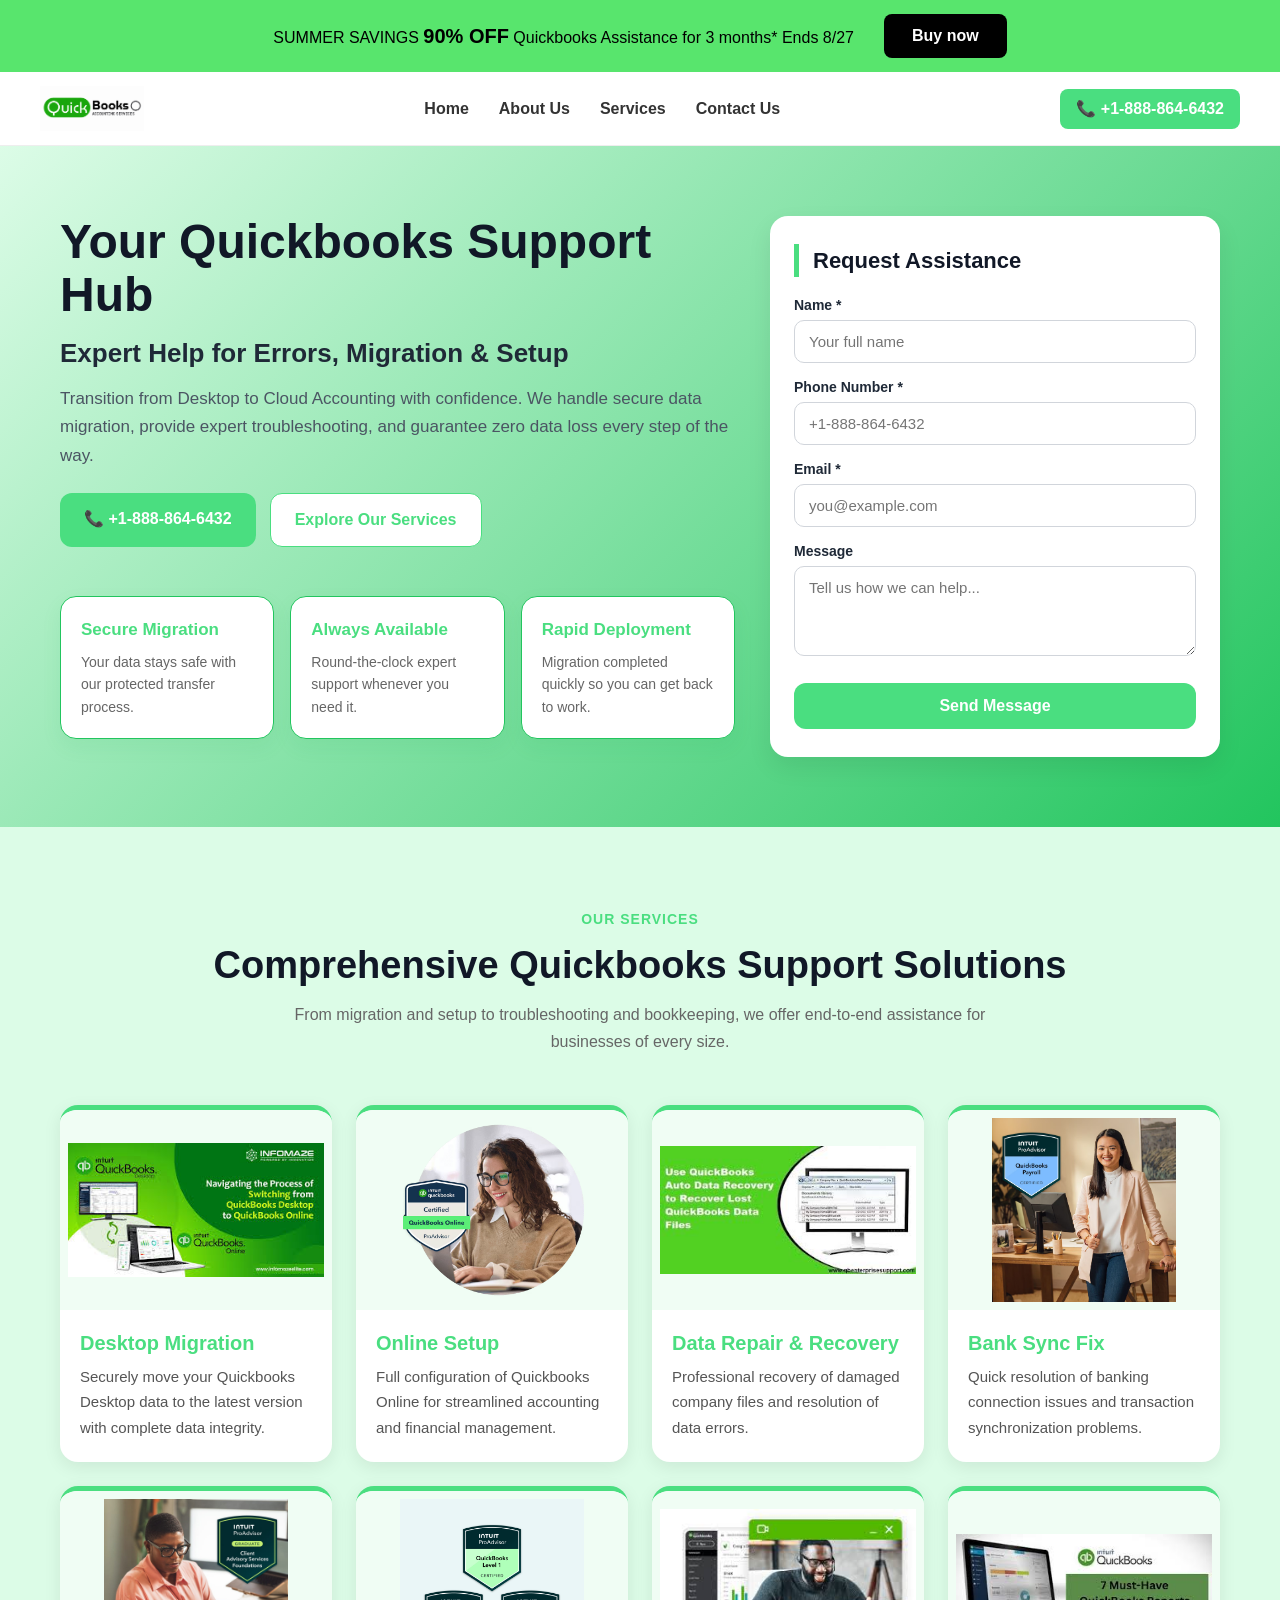
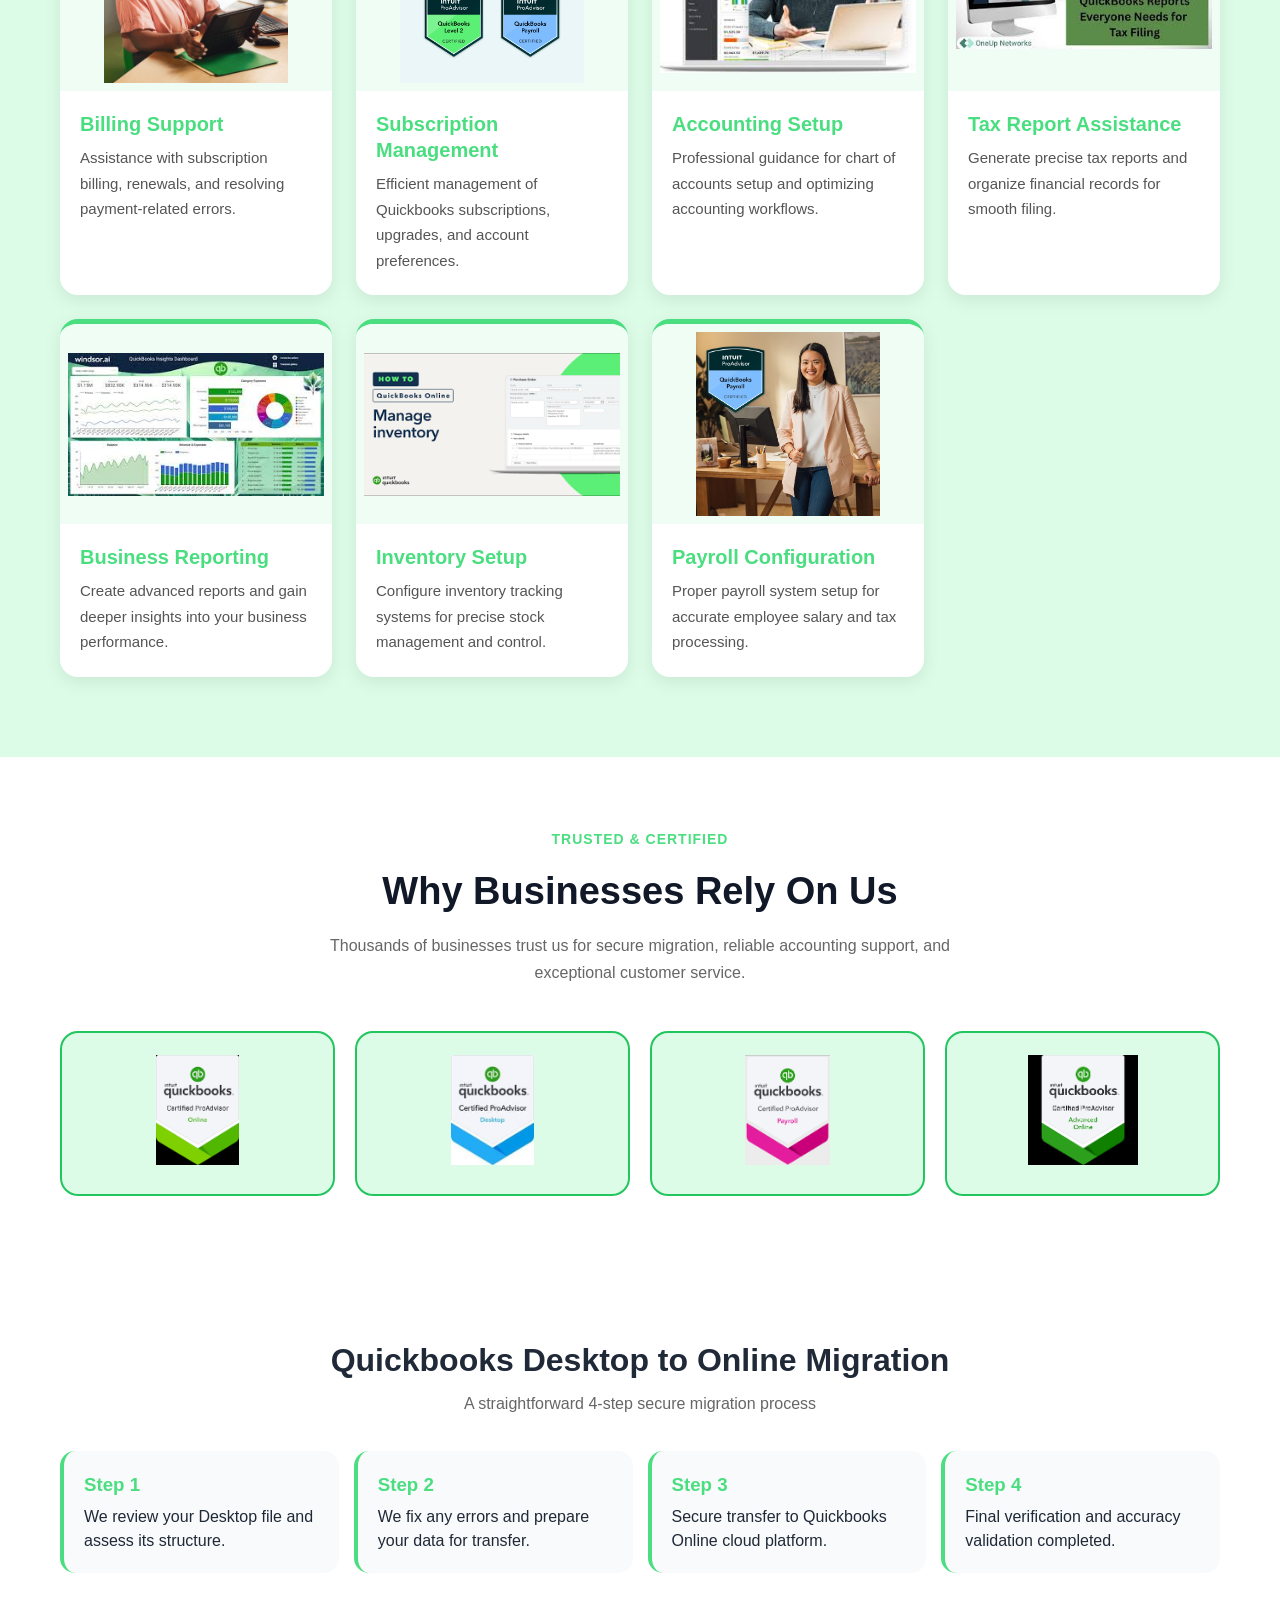
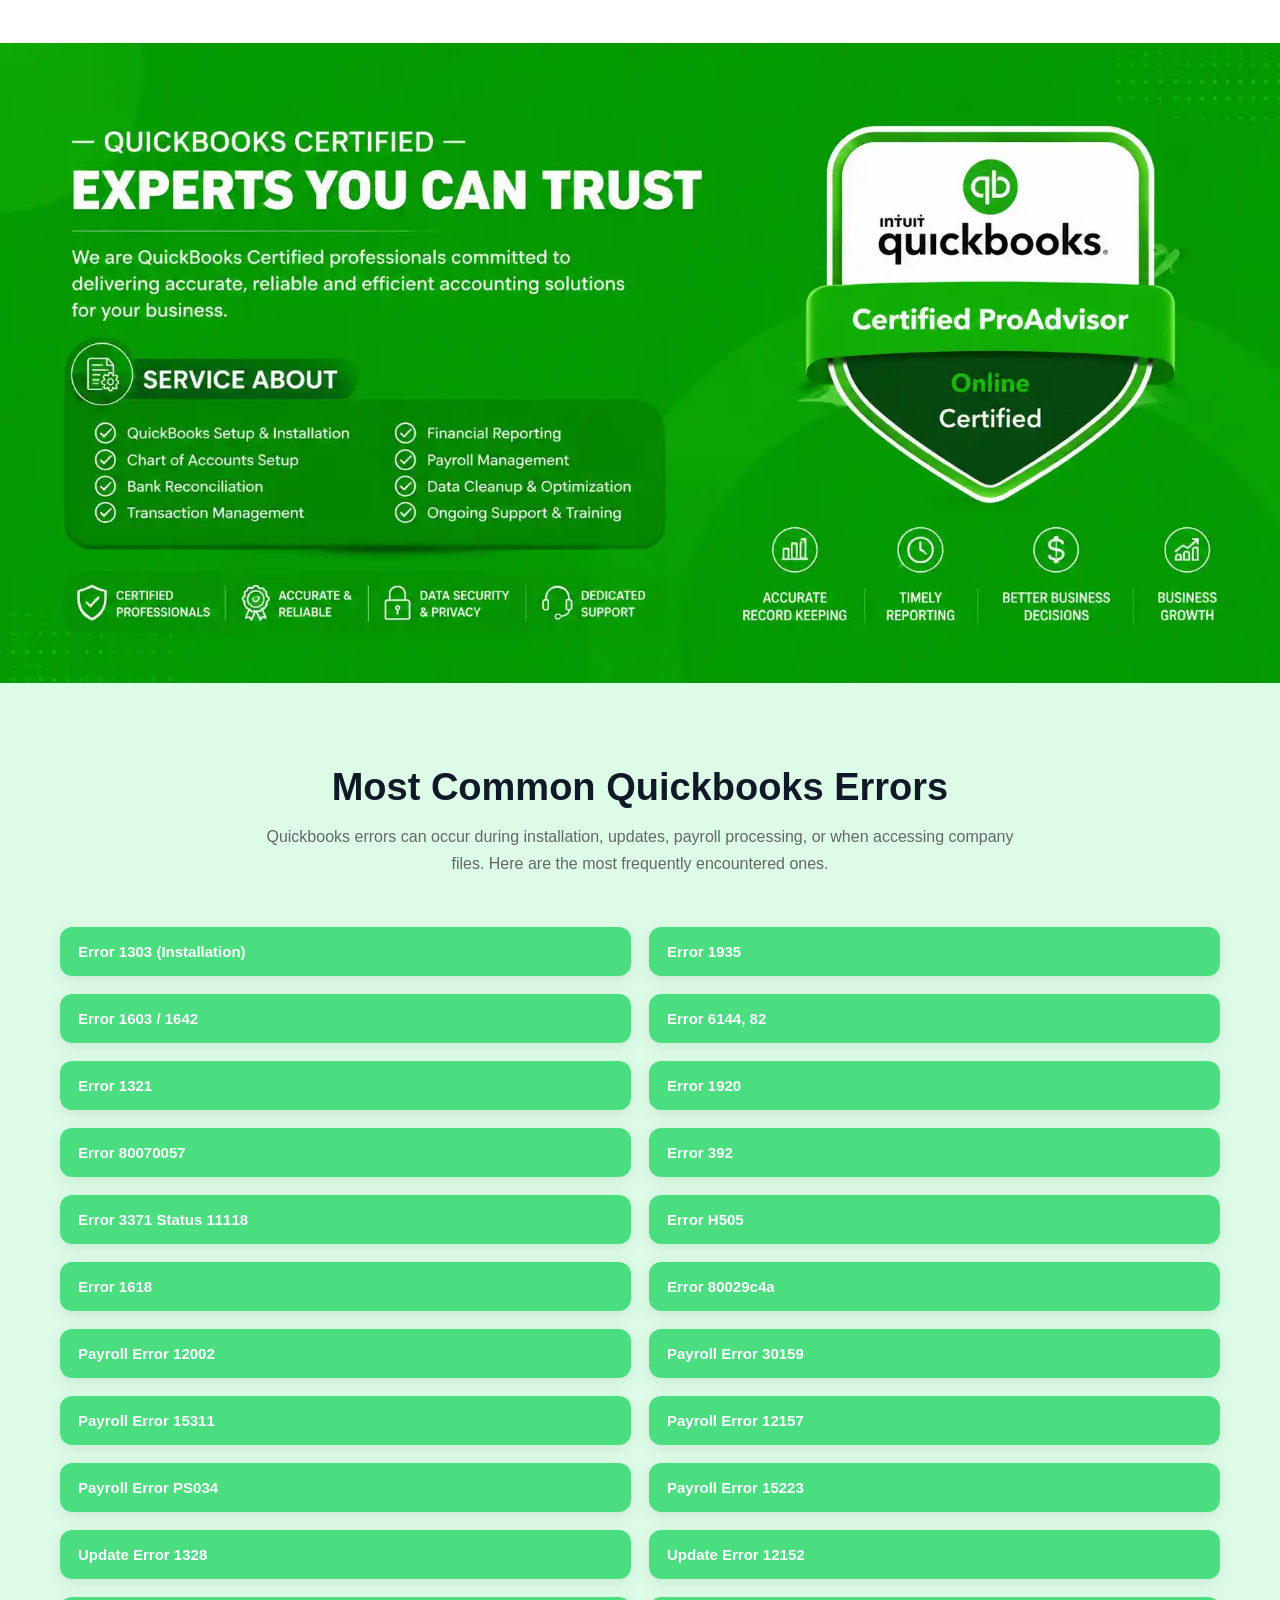
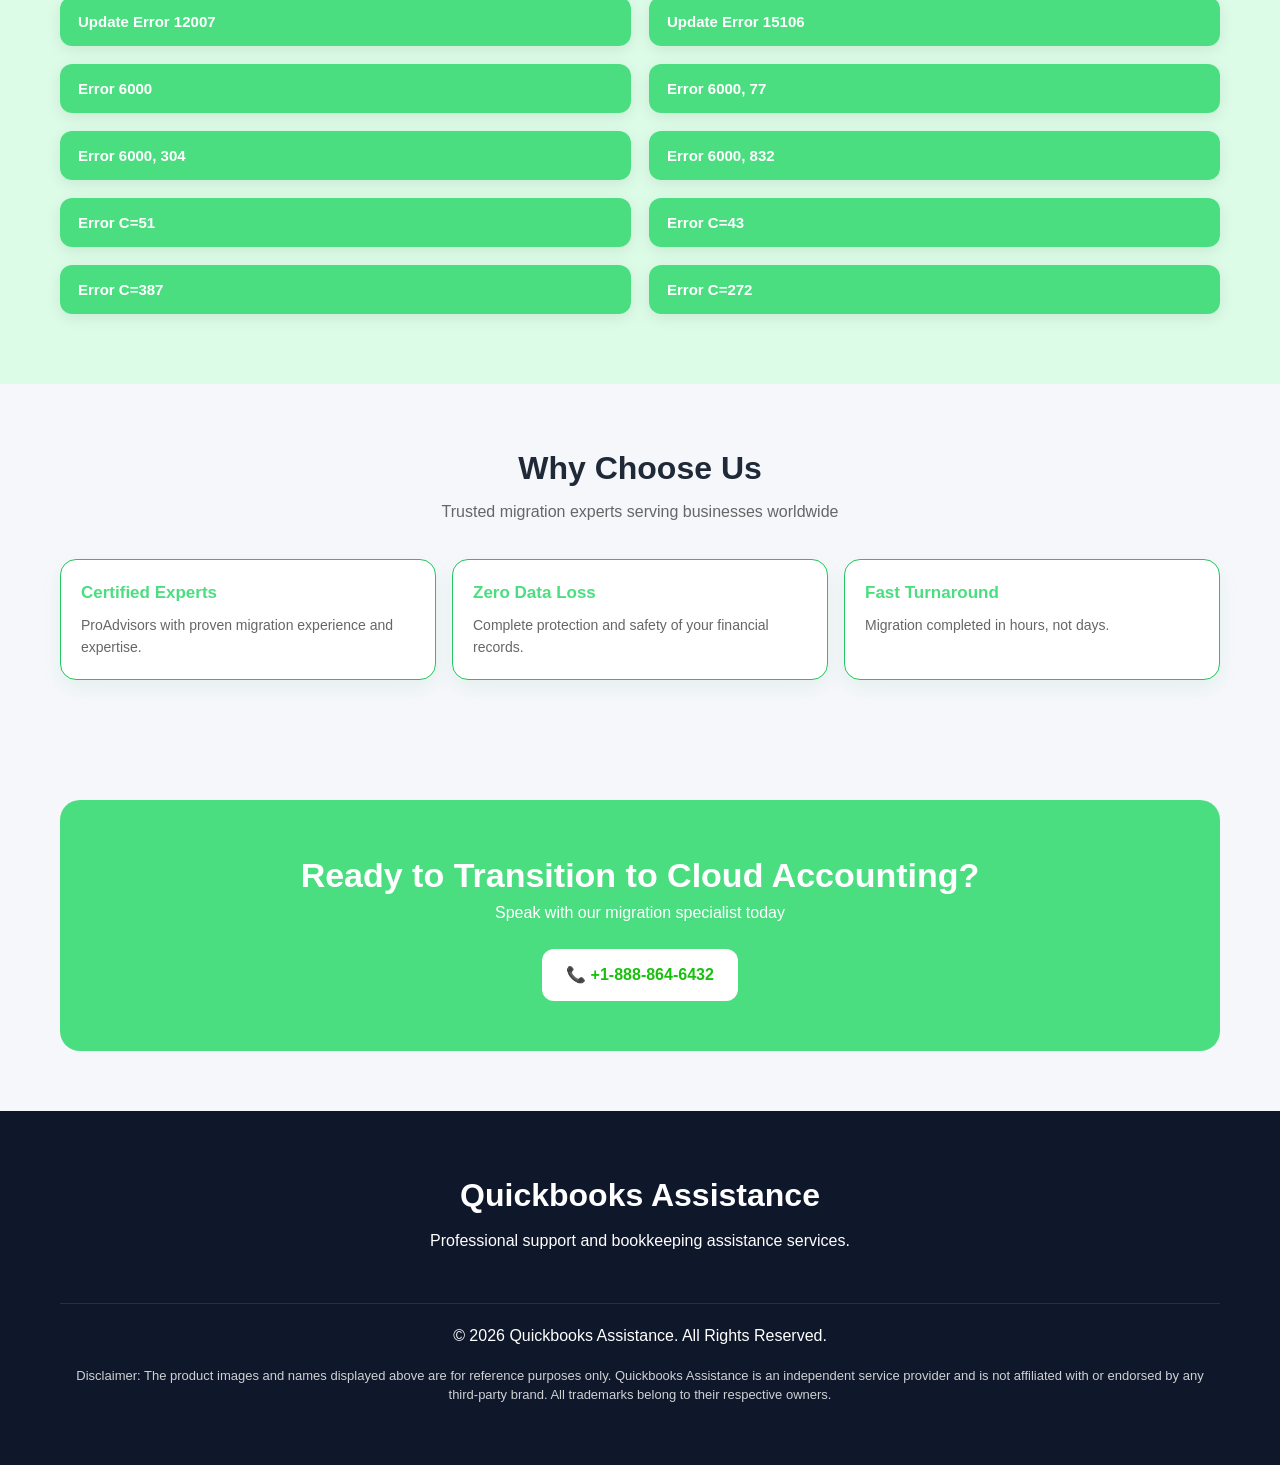
<file: popupindex.html>
<!DOCTYPE html>
<html lang="en">
<head>
  <meta charset="UTF-8">
  <meta name="viewport" content="width=device-width, initial-scale=1.0, maximum-scale=1.0, user-scalable=yes">
  <title>Quickbooks Assistance – Support & Migration</title>
  <style>
    /* RESET & BASE */
    * { margin: 0; padding: 0; box-sizing: border-box; font-family: Arial, sans-serif; }
    body { background: #f6f7fb; color: #1f2937; line-height: 1.5; }

    .container { max-width: 1200px; margin: 0 auto; padding: 0 20px; }

    /* TOP OFFER BAR */
    .top-offer { background: #58e56d; padding: 14px 20px; }
    .offer-container {
      max-width: 1200px; margin: 0 auto; display: flex;
      justify-content: center; align-items: center; gap: 30px; flex-wrap: wrap;
    }
    .top-offer p { margin: 0; color: #000; font-size: 16px; font-weight: 500; }
    .top-offer strong { font-size: 20px; font-weight: 800; }
    .offer-btn {
      background: #000; color: #fff; text-decoration: none;
      padding: 10px 28px; border-radius: 8px; font-weight: 700; transition: .3s;
    }
    .offer-btn:hover { background: #222; }
    @media (max-width:768px) {
      .offer-container { flex-direction: column; gap: 12px; text-align: center; }
      .top-offer p { font-size: 15px; }
      .offer-btn { width: 180px; text-align: center; }
    }

    /* HEADER */
    header {
      position: sticky; top: 0; z-index: 999;
      background: #fff; border-bottom: 1px solid #eee;
    }
    .nav {
      display: flex; justify-content: space-between; align-items: center;
      padding: 14px 0; gap: 10px;
    }
    .logo-img { height: 45px; width: auto; max-width: 120px; object-fit: contain; display: block; }
    .cta-btn {
      background: #4ade80; color: #fff; padding: 8px 16px;
      border-radius: 8px; font-weight: 700; text-decoration: none; white-space: nowrap;
    }
    .navbar { flex: 1; display: flex; justify-content: center; }
    .nav-links {
      display: flex; align-items: center; list-style: none; gap: 30px;
      margin: 0; padding: 0;
    }
    .nav-links li a {
      text-decoration: none; color: #333; font-weight: 600; font-size: 16px; transition: .3s;
    }
    .nav-links li a:hover { color: #4ade80; }

    @media (max-width:768px) {
      .nav { flex-direction: column; gap: 10px; padding: 10px 0; }
      .logo-img { height: 40px; }
      .navbar { width: 100%; }
      .nav-links { flex-wrap: wrap; justify-content: center; gap: 12px; }
      .nav-links li a { font-size: 15px; }
      .cta-btn { width: 100%; text-align: center; }
    }

    /* HERO */
    .hero { padding: 70px 0; background: linear-gradient(135deg,#dcfce7,#22c55e); }
    .hero-grid {
      display: grid; grid-template-columns: 1.2fr 0.8fr;
      gap: 35px; align-items: start;
    }
    .hero h1 { font-size: 48px; line-height: 1.1; margin-bottom: 12px; color: #111827; }
    .hero h2 { font-size: 26px; color: #1f2937; margin-bottom: 12px; font-weight: 600; }
    .hero p { color: #4b5563; font-size: 17px; line-height: 1.7; }
    .hero-actions { display: flex; gap: 14px; margin-top: 22px; flex-wrap: wrap; }
    .btn-primary {
      background: #4ade80; color: #fff; padding: 14px 24px;
      border-radius: 12px; text-decoration: none; font-weight: 700; transition: .3s; display: inline-block;
    }
    .btn-primary:hover { background: #22c55e; }
    .btn-outline {
      border: 1px solid #4ade80; padding: 14px 24px; border-radius: 12px;
      text-decoration: none; color: #4ade80; font-weight: 600;
      background: #fff; transition: .3s; display: inline-block;
    }
    .btn-outline:hover { background: #4ade80; color: #fff; }

    .grid-3 {
      display: grid; grid-template-columns: repeat(3,1fr);
      gap: 16px; margin-top: 25px;
    }
    .card {
      background: #fff; padding: 20px; border-radius: 16px;
      box-shadow: 0 8px 20px rgba(22,163,74,.08);
      border: 1px solid #22c55e; transition: .3s;
    }
    .card:hover { transform: translateY(-6px); }
    .card h3 { font-size: 17px; margin-bottom: 8px; color: #4ade80; }
    .card p { font-size: 14px; color: #666; line-height: 1.6; }

    /* CONTACT FORM */
    .form-panel {
      background: #fff; border-radius: 18px; padding: 28px 24px;
      box-shadow: 0 10px 25px rgba(0,0,0,.08);
      position: sticky; top: 90px;
    }
    .form-panel h3 {
      margin-bottom: 18px; font-size: 22px; color: #111827;
      border-left: 5px solid #4ade80; padding-left: 14px;
    }
    .form-panel label {
      display: block; font-weight: 600; margin-top: 14px; margin-bottom: 4px;
      font-size: 14px; color: #1f2937;
    }
    .form-panel input, .form-panel textarea {
      width: 100%; padding: 12px 14px; border: 1px solid #d1d5db;
      border-radius: 10px; font-size: 15px; transition: .2s;
    }
    .form-panel input:focus, .form-panel textarea:focus {
      border-color: #4ade80; outline: none; box-shadow: 0 0 0 3px rgba(74,222,128,.2);
    }
    .form-panel textarea { height: 90px; resize: vertical; }
    .form-panel .btn-submit {
      background: #4ade80; color: #fff; border: none;
      padding: 14px 22px; border-radius: 12px; font-weight: 700;
      font-size: 16px; width: 100%; margin-top: 20px; cursor: pointer;
      transition: .3s;
    }
    .form-panel .btn-submit:hover { background: #22c55e; }
    .form-error { color: #b91c1c; font-size: 13px; margin-top: 4px; display: none; }
    .form-success { display: none; color: #16a34a; font-weight: 600; text-align: center; margin-top: 16px; }

    @media (max-width:991px) {
      .hero { padding: 50px 0; }
      .hero-grid { grid-template-columns: 1fr; }
      .hero h1 { font-size: 34px; }
      .hero h2 { font-size: 22px; }
      .grid-3 { grid-template-columns: 1fr; }
      .hero-actions { flex-direction: column; }
      .btn-primary, .btn-outline { width: 100%; text-align: center; }
      .form-panel { position: relative; top: auto; }
    }

    /* SERVICES SECTION */
    .services-section { padding: 80px 0; background: #dcfce7; }
    .section-heading { text-align: center; margin-bottom: 50px; }
    .section-heading span {
      color: #4ade80; font-size: 14px; font-weight: 700;
      letter-spacing: 1px; text-transform: uppercase;
    }
    .section-heading h2 { font-size: 38px; margin: 12px 0; color: #111827; line-height: 1.2; }
    .section-heading p { max-width: 750px; margin: 0 auto; color: #666; font-size: 16px; line-height: 1.7; }

    .services-grid {
      display: grid; grid-template-columns: repeat(4,1fr); gap: 24px;
    }
    .service-card {
      background: #fff; border-radius: 18px; overflow: hidden;
      box-shadow: 0 5px 18px rgba(0,0,0,.08); transition: .35s;
      border-top: 5px solid #4ade80; display: flex; flex-direction: column;
      height: 100%;
    }
    .service-card:hover { transform: translateY(-8px); box-shadow: 0 10px 30px rgba(22,163,74,.18); }
    .service-card .img-wrap {
      width: 100%; height: 200px; overflow: hidden;
      background: #f0fdf4; display: flex; align-items: center; justify-content: center;
      padding: 8px;
    }
    .service-card .img-wrap img {
      width: 100%; height: 100%; object-fit: contain;
      display: block; transition: .3s;
    }
    .service-card:hover .img-wrap img { transform: scale(1.02); }
    .service-card h3 {
      font-size: 20px; color: #4ade80; padding: 20px 20px 8px;
      line-height: 1.3; font-weight: 700;
    }
    .service-card p { padding: 0 20px 22px; color: #555; font-size: 15px; line-height: 1.7; flex:1; }

    @media (max-width:1100px) { .services-grid { grid-template-columns: repeat(3,1fr); } }
    @media (max-width:991px) {
      .services-section { padding: 60px 0; }
      .section-heading { margin-bottom: 35px; }
      .section-heading h2 { font-size: 30px; }
      .services-grid { grid-template-columns: repeat(2,1fr); gap: 20px; }
      .service-card .img-wrap { height: 190px; }
    }
    @media (max-width:576px) {
      .services-grid { grid-template-columns: 1fr; }
      .section-heading h2 { font-size: 26px; }
      .service-card .img-wrap { height: 200px; }
    }

    /* BADGE SECTION */
    .badge-section { padding: 70px 0; background: #ffffff; }
    .badge-heading { text-align: center; margin-bottom: 45px; }
    .badge-heading span {
      color: #4ade80; font-size: 14px; font-weight: 700;
      letter-spacing: 1px; text-transform: uppercase;
    }
    .badge-heading h2 { font-size: 38px; color: #111827; margin: 12px 0; }
    .badge-heading p { max-width: 700px; margin: 0 auto; color: #666; line-height: 1.7; }

    .badge-grid { display: grid; grid-template-columns: repeat(4,1fr); gap: 20px; align-items: center; }
    .badge-box {
      background: #dcfce7; border: 2px solid #22c55e; border-radius: 18px;
      padding: 22px; text-align: center; transition: .3s;
    }
    .badge-box:hover { transform: translateY(-6px); box-shadow: 0 10px 25px rgba(22,163,74,.12); }
    .badge-box img { width: 100%; max-width: 160px; height: 110px; object-fit: contain; margin: 0 auto; }
    @media (max-width:991px) { .badge-grid { grid-template-columns: repeat(2,1fr); } }
    @media (max-width:576px) { .badge-grid { grid-template-columns: 1fr; } }

    /* QB ERRORS */
    .qb-errors-section { padding: 70px 0; background: #dcfce7; }
    .qb-grid { display: grid; grid-template-columns: repeat(2,1fr); gap: 18px; }
    .qb-item { background: #fff; border-radius: 12px; overflow: hidden; box-shadow: 0 4px 15px rgba(0,0,0,0.08); }
    .qb-question {
      width: 100%; text-align: left; padding: 16px 18px; background: #4ade80;
      color: #fff; border: none; cursor: pointer; font-weight: 600; font-size: 15px;
    }
    .qb-answer { max-height: 0; overflow: hidden; transition: 0.4s; padding: 0 18px; }
    .qb-item.active .qb-answer { max-height: 200px; }
    .qb-answer p { padding: 14px 0; color: #555; }
    @media(max-width:768px){ .qb-grid { grid-template-columns:1fr; } }

    /* BANNER */
    .banner { width: 100%; overflow: hidden; margin: 0; padding: 0; }
    .banner img { width: 100%; height: auto; display: block; }

    /* MIGRATION */
    .migration { background: #fff; padding: 70px 0; }
    .steps { display: grid; grid-template-columns: repeat(4,1fr); gap: 15px; margin-top: 28px; }
    .step { background: #f9fafb; padding: 20px; border-radius: 15px; border-left: 4px solid #4ade80; }
    .step h3 { color: #4ade80; margin-bottom: 6px; }
    @media(max-width:900px){ .steps { grid-template-columns:1fr; } }

    /* CTA */
    .cta { background: #4ade80; color: #fff; padding: 50px 20px; text-align: center; border-radius: 20px; }
    .cta h2 { font-size: 34px; }
    .cta .btn-primary { background: #fff; color: #18C10B; }

    /* FOOTER */
    footer { background: #0f172a; color: #fff; padding: 60px 0; text-align: center; }
    footer h3 { font-size: 32px; margin-bottom: 10px; }
    .footer-links { display: flex; justify-content: center; gap: 15px; flex-wrap: wrap; margin: 25px 0; }
    .footer-links a { background: #fff; color: #4ade80; padding: 10px 20px; border-radius: 30px; font-weight: 700; text-decoration: none; }
    .copy { margin-top: 20px; padding-top: 20px; border-top: 1px solid rgba(255,255,255,.1); }
    .disclaimer { margin-top: 18px; opacity: .8; font-size: 13px; }

    .section { padding: 60px 0; }
    .title { text-align: center; margin-bottom: 35px; }
    .title h2 { font-size: 32px; }
    .title p { color: #666; margin-top: 8px; }

    /* ========== STICKY BOTTOM POPUP STYLES ========== */
    /* No body padding by default - popup overlays content */
    .sticky-bottom-popup {
      display: none;
      position: fixed;
      bottom: 0;
      left: 0;
      width: 100%;
      z-index: 10000;
      background: #1a1a2e;
      box-shadow: 0 -4px 20px rgba(0,0,0,0.3);
      transition: all 0.4s ease-in-out;
      opacity: 0;
      transform: translateY(100%);
      pointer-events: none;
    }

    .sticky-bottom-popup.visible {
      opacity: 1;
      transform: translateY(0);
      pointer-events: auto;
    }

    .sticky-bottom-popup-inner {
      max-width: 1200px;
      margin: 0 auto;
      padding: 18px 20px;
      display: flex;
      align-items: center;
      justify-content: space-between;
      gap: 15px;
      flex-wrap: wrap;
    }

    .sticky-popup-left {
      display: flex;
      align-items: center;
      gap: 15px;
      flex: 1;
      min-width: 200px;
    }

    .sticky-popup-left .icon-wrap {
      background: #4ade80;
      border-radius: 50%;
      width: 48px;
      height: 48px;
      display: flex;
      align-items: center;
      justify-content: center;
      flex-shrink: 0;
      font-size: 24px;
    }

    .sticky-popup-left .popup-text {
      color: #fff;
    }

    .sticky-popup-left .popup-text .popup-title {
      font-size: 18px;
      font-weight: 700;
      margin-bottom: 2px;
    }

    .sticky-popup-left .popup-text .popup-subtitle {
      font-size: 14px;
      color: #a0aec0;
    }

    .sticky-popup-right {
      display: flex;
      align-items: center;
      gap: 12px;
      flex-wrap: wrap;
    }

    .sticky-popup-close {
      background: rgba(255,255,255,0.1);
      border: none;
      color: #fff;
      width: 36px;
      height: 36px;
      border-radius: 50%;
      font-size: 20px;
      cursor: pointer;
      transition: all 0.3s ease;
      display: flex;
      align-items: center;
      justify-content: center;
      flex-shrink: 0;
    }

    .sticky-popup-close:hover {
      background: rgba(255,255,255,0.2);
      transform: rotate(90deg);
    }

    .sticky-popup-phone {
      color: #fff;
      text-decoration: none;
      font-weight: 700;
      font-size: 18px;
      padding: 8px 16px;
      border: 2px solid rgba(255,255,255,0.2);
      border-radius: 30px;
      transition: all 0.3s ease;
      white-space: nowrap;
    }

    .sticky-popup-phone:hover {
      border-color: #4ade80;
      background: rgba(74,222,128,0.1);
    }

    /* Responsive */
    @media (max-width: 768px) {
      .sticky-bottom-popup-inner {
        flex-direction: column;
        padding: 15px 15px;
        gap: 10px;
      }

      .sticky-popup-left {
        width: 100%;
        justify-content: center;
      }

      .sticky-popup-left .popup-text .popup-title {
        font-size: 15px;
      }

      .sticky-popup-left .popup-text .popup-subtitle {
        font-size: 12px;
      }

      .sticky-popup-right {
        width: 100%;
        justify-content: center;
      }

      .sticky-popup-phone {
        font-size: 15px;
        padding: 6px 14px;
        width: 100%;
        text-align: center;
      }

      .sticky-popup-left .icon-wrap {
        width: 40px;
        height: 40px;
        font-size: 20px;
      }
    }

    @media (max-width: 480px) {
      .sticky-popup-right {
        flex-direction: column;
        width: 100%;
      }
      
      .sticky-popup-phone {
        width: 100%;
        text-align: center;
      }
      
    }

    /* Hide popup when scrolled to bottom */
    .sticky-bottom-popup.hide-on-scroll {
      opacity: 0 !important;
      transform: translateY(100%) !important;
      pointer-events: none !important;
    }
  </style>
</head>
<body>

<!-- TOP OFFER -->
<div class="top-offer">
  <div class="offer-container">
    <p>SUMMER SAVINGS <strong>90% OFF</strong> Quickbooks Assistance for 3 months* Ends 8/27</p>
    <a href="tel:+1-888-864-6432" class="offer-btn">Buy now</a>
  </div>
</div>

<!-- HEADER -->
<header>
  <div class="container nav">
    <div class="logo">
      <a href="index.html"><img src="images/logo22.png" alt="Quickbooks Assistance Logo" class="logo-img"></a>
    </div>
    <nav class="navbar">
      <ul class="nav-links">
        <li><a href="index.html">Home</a></li>
        <li><a href="./about.html">About Us</a></li>
        <li><a href="./service.html">Services</a></li>
        <li><a href="./contact.html">Contact Us</a></li>
      </ul>
    </nav>
    <a href="tel:+1-888-864-6432" class="cta-btn">📞 +1-888-864-6432</a>
  </div>
</header>

<!-- HERO -->
<section class="hero" id="about">
  <div class="container hero-grid">
    <div>
      <h1>Your Quickbooks Support Hub</h1>
      <h2>Expert Help for Errors, Migration & Setup</h2>
      <p>Transition from Desktop to Cloud Accounting with confidence. We handle secure data migration, provide expert troubleshooting, and guarantee zero data loss every step of the way.</p>
      <div class="hero-actions">
        <a href="tel:+1-888-864-6432" class="btn-primary">📞 +1-888-864-6432</a>
        <a href="#services" class="btn-outline">Explore Our Services</a>
      </div>
      <br>
      <div class="grid-3">
        <div class="card"><h3>Secure Migration</h3><p>Your data stays safe with our protected transfer process.</p></div>
        <div class="card"><h3>Always Available</h3><p>Round-the-clock expert support whenever you need it.</p></div>
        <div class="card"><h3>Rapid Deployment</h3><p>Migration completed quickly so you can get back to work.</p></div>
      </div>
    </div>

    <!-- CONTACT FORM -->
    <div class="form-panel" id="contactFormPanel">
      <h3>Request Assistance</h3>
      <form action="https://api.web3forms.com/submit" method="POST" id="contactForm">
        <input type="hidden" name="access_key" value="0516867b-402e-40c9-ac0b-6a381eb99971">
        <label for="name">Name *</label>
        <input type="text" id="name" name="name" placeholder="Your full name" required>
        <div class="form-error" id="nameError">Please enter your name</div>

        <label for="phone">Phone Number *</label>
        <input type="tel" id="phone" name="phone" placeholder="+1-888-864-6432" required>
        <div class="form-error" id="phoneError">Valid phone number required</div>

        <label for="email">Email *</label>
        <input type="email" id="email" name="email" placeholder="you@example.com" required>
        <div class="form-error" id="emailError">Please enter a valid email</div>

        <label for="message">Message</label>
        <textarea id="message" name="message" placeholder="Tell us how we can help..."></textarea>

        <button type="submit" class="btn-submit">Send Message</button>
        <div class="form-success" id="formSuccess">✔ Your message was sent. We'll contact you shortly.</div>
      </form>
    </div>
  </div>
</section>

<!-- SERVICES -->
<section class="services-section" id="services">
  <div class="container">
    <div class="section-heading">
      <span>OUR SERVICES</span>
      <h2>Comprehensive Quickbooks Support Solutions</h2>
      <p>From migration and setup to troubleshooting and bookkeeping, we offer end-to-end assistance for businesses of every size.</p>
    </div>
    <div class="services-grid">
      <div class="service-card">
        <div class="img-wrap"><img src="images/service-01.jpg" alt="Desktop Migration"></div>
        <h3>Desktop Migration</h3>
        <p>Securely move your Quickbooks Desktop data to the latest version with complete data integrity.</p>
      </div>
      <div class="service-card">
        <div class="img-wrap"><img src="images/proadviser-03.avif" alt="Online Setup"></div>
        <h3>Online Setup</h3>
        <p>Full configuration of Quickbooks Online for streamlined accounting and financial management.</p>
      </div>
      <div class="service-card">
        <div class="img-wrap"><img src="images/service-02.jpg" alt="Data Repair"></div>
        <h3>Data Repair & Recovery</h3>
        <p>Professional recovery of damaged company files and resolution of data errors.</p>
      </div>
      <div class="service-card">
        <div class="img-wrap"><img src="images/proadviser-04.avif" alt="Bank Sync"></div>
        <h3>Bank Sync Fix</h3>
        <p>Quick resolution of banking connection issues and transaction synchronization problems.</p>
      </div>
      <div class="service-card">
        <div class="img-wrap"><img src="images/proadviser-05.jpg" alt="Billing"></div>
        <h3>Billing Support</h3>
        <p>Assistance with subscription billing, renewals, and resolving payment-related errors.</p>
      </div>
      <div class="service-card">
        <div class="img-wrap"><img src="images/proadviser-06.png" alt="Subscription"></div>
        <h3>Subscription Management</h3>
        <p>Efficient management of Quickbooks subscriptions, upgrades, and account preferences.</p>
      </div>
      <div class="service-card">
        <div class="img-wrap"><img src="images/service-03.jpg" alt="Accounting"></div>
        <h3>Accounting Setup</h3>
        <p>Professional guidance for chart of accounts setup and optimizing accounting workflows.</p>
      </div>
      <div class="service-card">
        <div class="img-wrap"><img src="images/service-04.jpg" alt="Tax"></div>
        <h3>Tax Report Assistance</h3>
        <p>Generate precise tax reports and organize financial records for smooth filing.</p>
      </div>
      <div class="service-card">
        <div class="img-wrap"><img src="images/service-05.jpg" alt="Reporting"></div>
        <h3>Business Reporting</h3>
        <p>Create advanced reports and gain deeper insights into your business performance.</p>
      </div>
      <div class="service-card">
        <div class="img-wrap"><img src="images/service-06.png" alt="Inventory"></div>
        <h3>Inventory Setup</h3>
        <p>Configure inventory tracking systems for precise stock management and control.</p>
      </div>
      <div class="service-card">
        <div class="img-wrap"><img src="images/proadviser-04.avif" alt="Payroll"></div>
        <h3>Payroll Configuration</h3>
        <p>Proper payroll system setup for accurate employee salary and tax processing.</p>
      </div>
    </div>
  </div>
</section>

<!-- BADGE -->
<section class="badge-section">
  <div class="container">
    <div class="badge-heading">
      <span>TRUSTED & CERTIFIED</span>
      <h2>Why Businesses Rely On Us</h2>
      <p>Thousands of businesses trust us for secure migration, reliable accounting support, and exceptional customer service.</p>
    </div>
    <div class="badge-grid">
      <div class="badge-box"><img src="images/proadviser-001.png" alt="Certified"></div>
      <div class="badge-box"><img src="images/proadviser-002.jpg" alt="Secure"></div>
      <div class="badge-box"><img src="images/proadviser-003.png" alt="24x7"></div>
      <div class="badge-box"><img src="images/proadviser-004.png" alt="Trusted"></div>
    </div>
  </div>
</section>

<!-- MIGRATION -->
<section class="migration" id="migration">
  <div class="container">
    <div class="title">
      <h2>Quickbooks Desktop to Online Migration</h2>
      <p>A straightforward 4-step secure migration process</p>
    </div>
    <div class="steps">
      <div class="step"><h3>Step 1</h3><p>We review your Desktop file and assess its structure.</p></div>
      <div class="step"><h3>Step 2</h3><p>We fix any errors and prepare your data for transfer.</p></div>
      <div class="step"><h3>Step 3</h3><p>Secure transfer to Quickbooks Online cloud platform.</p></div>
      <div class="step"><h3>Step 4</h3><p>Final verification and accuracy validation completed.</p></div>
    </div>
  </div>
</section>

<!-- BANNER -->
<section class="banner">
  <img src="images/banner.webp" alt="Banner">
</section>

<!-- QB ERRORS -->
<section class="qb-errors-section">
  <div class="container">
    <div class="section-heading">
      <h2>Most Common Quickbooks Errors</h2>
      <p>Quickbooks errors can occur during installation, updates, payroll processing, or when accessing company files. Here are the most frequently encountered ones.</p>
    </div>
    <div class="qb-grid">
      <div class="qb-item"><button class="qb-question">Error 1303 (Installation)</button><div class="qb-answer"><p>Permission issue during installation when installer cannot access directory.</p></div></div>
      <div class="qb-item"><button class="qb-question">Error 1935</button><div class="qb-answer"><p>.NET Framework missing or antivirus blocking installation.</p></div></div>
      <div class="qb-item"><button class="qb-question">Error 1603 / 1642</button><div class="qb-answer"><p>Damaged Microsoft .NET Framework or Windows Installer issue.</p></div></div>
      <div class="qb-item"><button class="qb-question">Error 6144, 82</button><div class="qb-answer"><p>Network issue, malware or incorrect installation.</p></div></div>
      <div class="qb-item"><button class="qb-question">Error 1321</button><div class="qb-answer"><p>Insufficient privileges to modify system files during install.</p></div></div>
      <div class="qb-item"><button class="qb-question">Error 1920</button><div class="qb-answer"><p>Database server service fails to start.</p></div></div>
      <div class="qb-item"><button class="qb-question">Error 80070057</button><div class="qb-answer"><p>Permission or file access issue while opening company file.</p></div></div>
      <div class="qb-item"><button class="qb-question">Error 392</button><div class="qb-answer"><p>Corrupt system files or incomplete installation.</p></div></div>
      <div class="qb-item"><button class="qb-question">Error 3371 Status 11118</button><div class="qb-answer"><p>Missing or damaged license file or Windows issues.</p></div></div>
      <div class="qb-item"><button class="qb-question">Error H505</button><div class="qb-answer"><p>Multi-user hosting or network configuration issue.</p></div></div>
      <div class="qb-item"><button class="qb-question">Error 1618</button><div class="qb-answer"><p>Windows installer conflict during installation or update.</p></div></div>
      <div class="qb-item"><button class="qb-question">Error 80029c4a</button><div class="qb-answer"><p>DLL or antivirus blocking Quickbooks components.</p></div></div>
      <div class="qb-item"><button class="qb-question">Payroll Error 12002</button><div class="qb-answer"><p>Internet or SSL issue during payroll update.</p></div></div>
      <div class="qb-item"><button class="qb-question">Payroll Error 30159</button><div class="qb-answer"><p>Network timeout or incorrect browser settings.</p></div></div>
      <div class="qb-item"><button class="qb-question">Payroll Error 15311</button><div class="qb-answer"><p>Corrupt installation or system registry issue.</p></div></div>
      <div class="qb-item"><button class="qb-question">Payroll Error 12157</button><div class="qb-answer"><p>Firewall or internet blocking connection.</p></div></div>
      <div class="qb-item"><button class="qb-question">Payroll Error PS034</button><div class="qb-answer"><p>Incorrect service key or damaged payroll data.</p></div></div>
      <div class="qb-item"><button class="qb-question">Payroll Error 15223</button><div class="qb-answer"><p>Update failure due to SSL or internet issues.</p></div></div>
      <div class="qb-item"><button class="qb-question">Update Error 1328</button><div class="qb-answer"><p>File corruption during update process.</p></div></div>
      <div class="qb-item"><button class="qb-question">Update Error 12152</button><div class="qb-answer"><p>Internet connection or registry issue.</p></div></div>
      <div class="qb-item"><button class="qb-question">Update Error 12007</button><div class="qb-answer"><p>Firewall or browser blocking update.</p></div></div>
      <div class="qb-item"><button class="qb-question">Update Error 15106</button><div class="qb-answer"><p>Update service blocked or corrupted files.</p></div></div>
      <div class="qb-item"><button class="qb-question">Error 6000</button><div class="qb-answer"><p>Company file access issue or corrupted file.</p></div></div>
      <div class="qb-item"><button class="qb-question">Error 6000, 77</button><div class="qb-answer"><p>Wrong file location or permission issue.</p></div></div>
      <div class="qb-item"><button class="qb-question">Error 6000, 304</button><div class="qb-answer"><p>Low disk space or quota issue.</p></div></div>
      <div class="qb-item"><button class="qb-question">Error 6000, 832</button><div class="qb-answer"><p>Damaged .ND file or hosting issue.</p></div></div>
      <div class="qb-item"><button class="qb-question">Error C=51</button><div class="qb-answer"><p>Damaged report or missing TxList file.</p></div></div>
      <div class="qb-item"><button class="qb-question">Error C=43</button><div class="qb-answer"><p>Data damage in company file.</p></div></div>
      <div class="qb-item"><button class="qb-question">Error C=387</button><div class="qb-answer"><p>File read/write or installation issue.</p></div></div>
      <div class="qb-item"><button class="qb-question">Error C=272</button><div class="qb-answer"><p>Company file or compatibility issue.</p></div></div>
    </div>
  </div>
</section>

<!-- WHY CHOOSE -->
<section class="section">
  <div class="container">
    <div class="title">
      <h2>Why Choose Us</h2>
      <p>Trusted migration experts serving businesses worldwide</p>
    </div>
    <div class="grid-3" style="grid-template-columns:repeat(3,1fr);">
      <div class="card"><h3>Certified Experts</h3><p>ProAdvisors with proven migration experience and expertise.</p></div>
      <div class="card"><h3>Zero Data Loss</h3><p>Complete protection and safety of your financial records.</p></div>
      <div class="card"><h3>Fast Turnaround</h3><p>Migration completed in hours, not days.</p></div>
    </div>
  </div>
</section>

<!-- CTA -->
<section class="section" id="contact">
  <div class="container">
    <div class="cta">
      <h2>Ready to Transition to Cloud Accounting?</h2>
      <p>Speak with our migration specialist today</p>
      <br>
      <a href="tel:+1-888-864-6432" class="btn-primary" style="background:#fff;color:#18C10B;">📞 +1-888-864-6432</a>
    </div>
  </div>
</section>

<!-- FOOTER -->
<footer>
  <div class="container">
    <h3>Quickbooks Assistance</h3>
    <p>Professional support and bookkeeping assistance services.</p>
    <div class="footer-links"></div>
    <div class="copy">© 2026 Quickbooks Assistance. All Rights Reserved.</div>
    <p class="disclaimer">Disclaimer: The product images and names displayed above are for reference purposes only. Quickbooks Assistance is an independent service provider and is not affiliated with or endorsed by any third-party brand. All trademarks belong to their respective owners.</p>
  </div>
</footer>

<!-- ========== STICKY BOTTOM POPUP ========== -->
<div id="stickyPopup" class="sticky-bottom-popup">
  <div class="sticky-bottom-popup-inner">
    <div class="sticky-popup-left">
      <div class="icon-wrap">💬</div>
      <div class="popup-text">
        <div class="popup-title">Need QuickBooks Help?</div>
        <div class="popup-subtitle">Get expert assistance for errors, migration & setup</div>
      </div>
    </div>
    <div class="sticky-popup-right">
      <a href="tel:+1-888-864-6432" class="sticky-popup-phone">📞 +1-888-864-6432</a>
      <button class="sticky-popup-close" id="popupCloseBtn" aria-label="Close popup">✕</button>
    </div>
  </div>
</div>

<!-- ========== SCRIPTS ========== -->
<script>
  // ------------------------------
  // QB Accordion
  // ------------------------------
  document.querySelectorAll(".qb-question").forEach(btn => {
    btn.addEventListener("click", () => {
      btn.parentElement.classList.toggle("active");
    });
  });

  // ------------------------------
  // Contact Form Handler
  // ------------------------------
  const form = document.getElementById('contactForm');
  const nameInput = document.getElementById('name');
  const phoneInput = document.getElementById('phone');
  const emailInput = document.getElementById('email');
  const messageInput = document.getElementById('message');
  const nameErr = document.getElementById('nameError');
  const phoneErr = document.getElementById('phoneError');
  const emailErr = document.getElementById('emailError');
  const successDiv = document.getElementById('formSuccess');

  form.addEventListener('submit', function(e) {
    e.preventDefault();
    let valid = true;

    nameErr.style.display = 'none';
    phoneErr.style.display = 'none';
    emailErr.style.display = 'none';
    successDiv.style.display = 'none';

    if (!nameInput.value.trim()) {
      nameErr.style.display = 'block';
      valid = false;
    }

    const phoneVal = phoneInput.value.trim().replace(/\D/g, '');
    if (phoneVal.length < 7) {
      phoneErr.style.display = 'block';
      valid = false;
    }

    const emailRegex = /^[^\s@]+@[^\s@]+\.[^\s@]+$/;
    if (!emailInput.value.trim() || !emailRegex.test(emailInput.value.trim())) {
      emailErr.style.display = 'block';
      valid = false;
    }

    if (!valid) return;

    const formData = new FormData();
    formData.append('access_key', '0516867b-402e-40c9-ac0b-6a381eb99971');
    formData.append('name', nameInput.value.trim());
    formData.append('phone', phoneInput.value.trim());
    formData.append('email', emailInput.value.trim());
    formData.append('message', messageInput.value.trim());
    formData.append('subject', 'New assistance request from website');

    fetch('https://api.web3forms.com/submit', {
      method: 'POST',
      body: formData
    })
    .then(response => response.json())
    .then(data => {
      if (data.success) {
        successDiv.style.display = 'block';
        form.reset();
        setTimeout(() => { successDiv.style.display = 'none'; }, 6000);
      } else {
        alert('Something went wrong. Please try again later.');
      }
    })
    .catch(() => {
      alert('Network error. Please check your connection.');
    });
  });

  // ==============================================
  // STICKY BOTTOM POPUP - CONTROLLER (Fixed)
  // ==============================================
  (function() {
    const popup = document.getElementById('stickyPopup');
    const closeBtn = document.getElementById('popupCloseBtn');

    // --- State ---
    let isPopupVisible = false;
    let popupClosed = false;
    let isAtBottom = false;

    // --- Functions ---
    function showPopup() {
      if (popupClosed) return;
      if (isPopupVisible) return;
      if (isAtBottom) return;

      popup.style.display = 'block';
      // Force reflow
      void popup.offsetWidth;
      popup.classList.add('visible');
      isPopupVisible = true;

      // Start timer to hide after 10 seconds if not interacted
      if (window.popupAutoHideTimer) {
        clearTimeout(window.popupAutoHideTimer);
      }
      window.popupAutoHideTimer = setTimeout(function() {
        if (isPopupVisible && !popupClosed) {
          hidePopup();
        }
      }, 10000);
    }

    function hidePopup() {
      if (!isPopupVisible) return;
      popup.classList.remove('visible');
      
      // Wait for transition to complete before hiding
      setTimeout(function() {
        if (!popup.classList.contains('visible')) {
          popup.style.display = 'none';
        }
      }, 400);

      isPopupVisible = false;

      if (window.popupAutoHideTimer) {
        clearTimeout(window.popupAutoHideTimer);
      }
    }

    function closePopupPermanently() {
      popupClosed = true;
      hidePopup();
      // Store in session storage so it doesn't show again in this session
      try {
        sessionStorage.setItem('stickyPopupClosed', 'true');
      } catch(e) {}
    }

    // --- Scroll detection for bottom of page ---
    function checkScrollPosition() {
      const scrollTop = window.pageYOffset || document.documentElement.scrollTop;
      const windowHeight = window.innerHeight;
      const docHeight = document.documentElement.scrollHeight;

      // Check if user is at or near the bottom
      const scrollBottom = scrollTop + windowHeight;
      const nearBottom = (docHeight - scrollBottom) < 150;

      if (nearBottom) {
        isAtBottom = true;
        // If popup is visible, hide it when user scrolls to bottom
        if (isPopupVisible) {
          hidePopup();
        }
      } else {
        isAtBottom = false;
        // If popup is not visible and not closed, show it after scrolling a bit
        if (!isPopupVisible && !popupClosed && scrollTop > 400) {
          showPopup();
        }
      }
    }

    // --- Events ---
    // Close button
    if (closeBtn) {
      closeBtn.addEventListener('click', function(e) {
        e.stopPropagation();
        closePopupPermanently();
      });
    }

    // Click outside popup to close permanently
    document.addEventListener('click', function(e) {
      if (!popup) return;
      if (popup.classList.contains('visible')) {
        const isClickInside = popup.contains(e.target);
        if (!isClickInside) {
          closePopupPermanently();
        }
      }
    });

    // Scroll handling with throttle
    let scrollTimeout;
    window.addEventListener('scroll', function() {
      if (scrollTimeout) {
        cancelAnimationFrame(scrollTimeout);
      }
      scrollTimeout = requestAnimationFrame(function() {
        checkScrollPosition();
      });
    }, { passive: true });

    // Check on resize
    let resizeTimeout;
    window.addEventListener('resize', function() {
      if (resizeTimeout) {
        cancelAnimationFrame(resizeTimeout);
      }
      resizeTimeout = requestAnimationFrame(function() {
        checkScrollPosition();
      });
    }, { passive: true });

    // --- Initialization ---
    // Check if popup was closed in this session
    try {
      if (sessionStorage.getItem('stickyPopupClosed') === 'true') {
        popupClosed = true;
        popup.style.display = 'none';
        return;
      }
    } catch(e) {}

    // Show popup after a delay if not at bottom
    setTimeout(function() {
      if (!popupClosed && !isAtBottom) {
        showPopup();
      }
    }, 3000);

    // Also show on first scroll if not shown yet
    let initialCheckDone = false;
    window.addEventListener('scroll', function() {
      if (!initialCheckDone && !popupClosed && !isPopupVisible && !isAtBottom) {
        const scrollY = window.pageYOffset || document.documentElement.scrollTop;
        if (scrollY > 300) {
          initialCheckDone = true;
          showPopup();
        }
      }
    }, { passive: true });

    // Re-show popup after user scrolls back up (if not closed)
    let lastScrollY = 0;
    window.addEventListener('scroll', function() {
      const currentScrollY = window.pageYOffset || document.documentElement.scrollTop;
      const isScrollingUp = currentScrollY < lastScrollY;
      lastScrollY = currentScrollY;

      // If user scrolls up significantly and popup is not visible and not closed
      if (isScrollingUp && !popupClosed && !isPopupVisible && currentScrollY < 300) {
        isAtBottom = false;
        clearTimeout(window.popupReopenTimer);
        window.popupReopenTimer = setTimeout(function() {
          if (!popupClosed && !isPopupVisible && !isAtBottom) {
            showPopup();
          }
        }, 1000);
      }
    }, { passive: true });

    // Check initial position on load
    setTimeout(checkScrollPosition, 500);
  })();
</script>

</body>
</html>
</file>
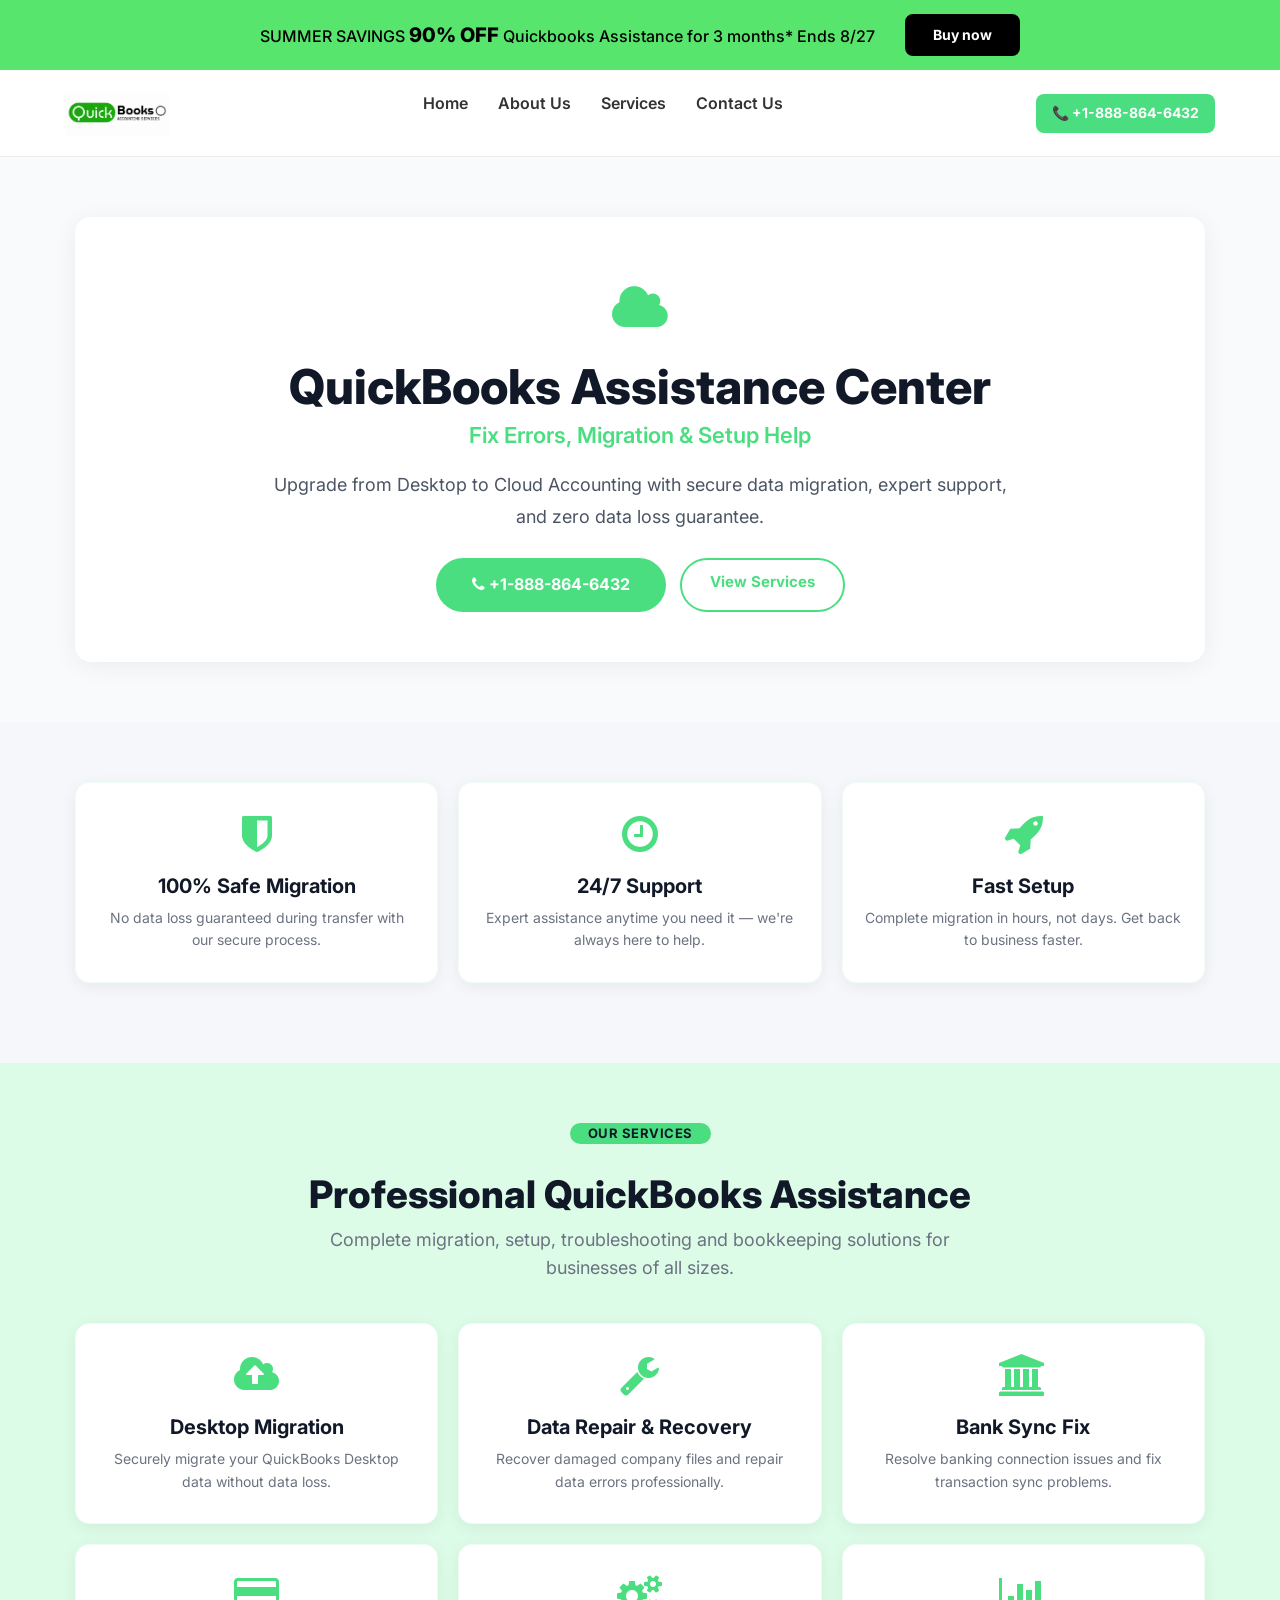
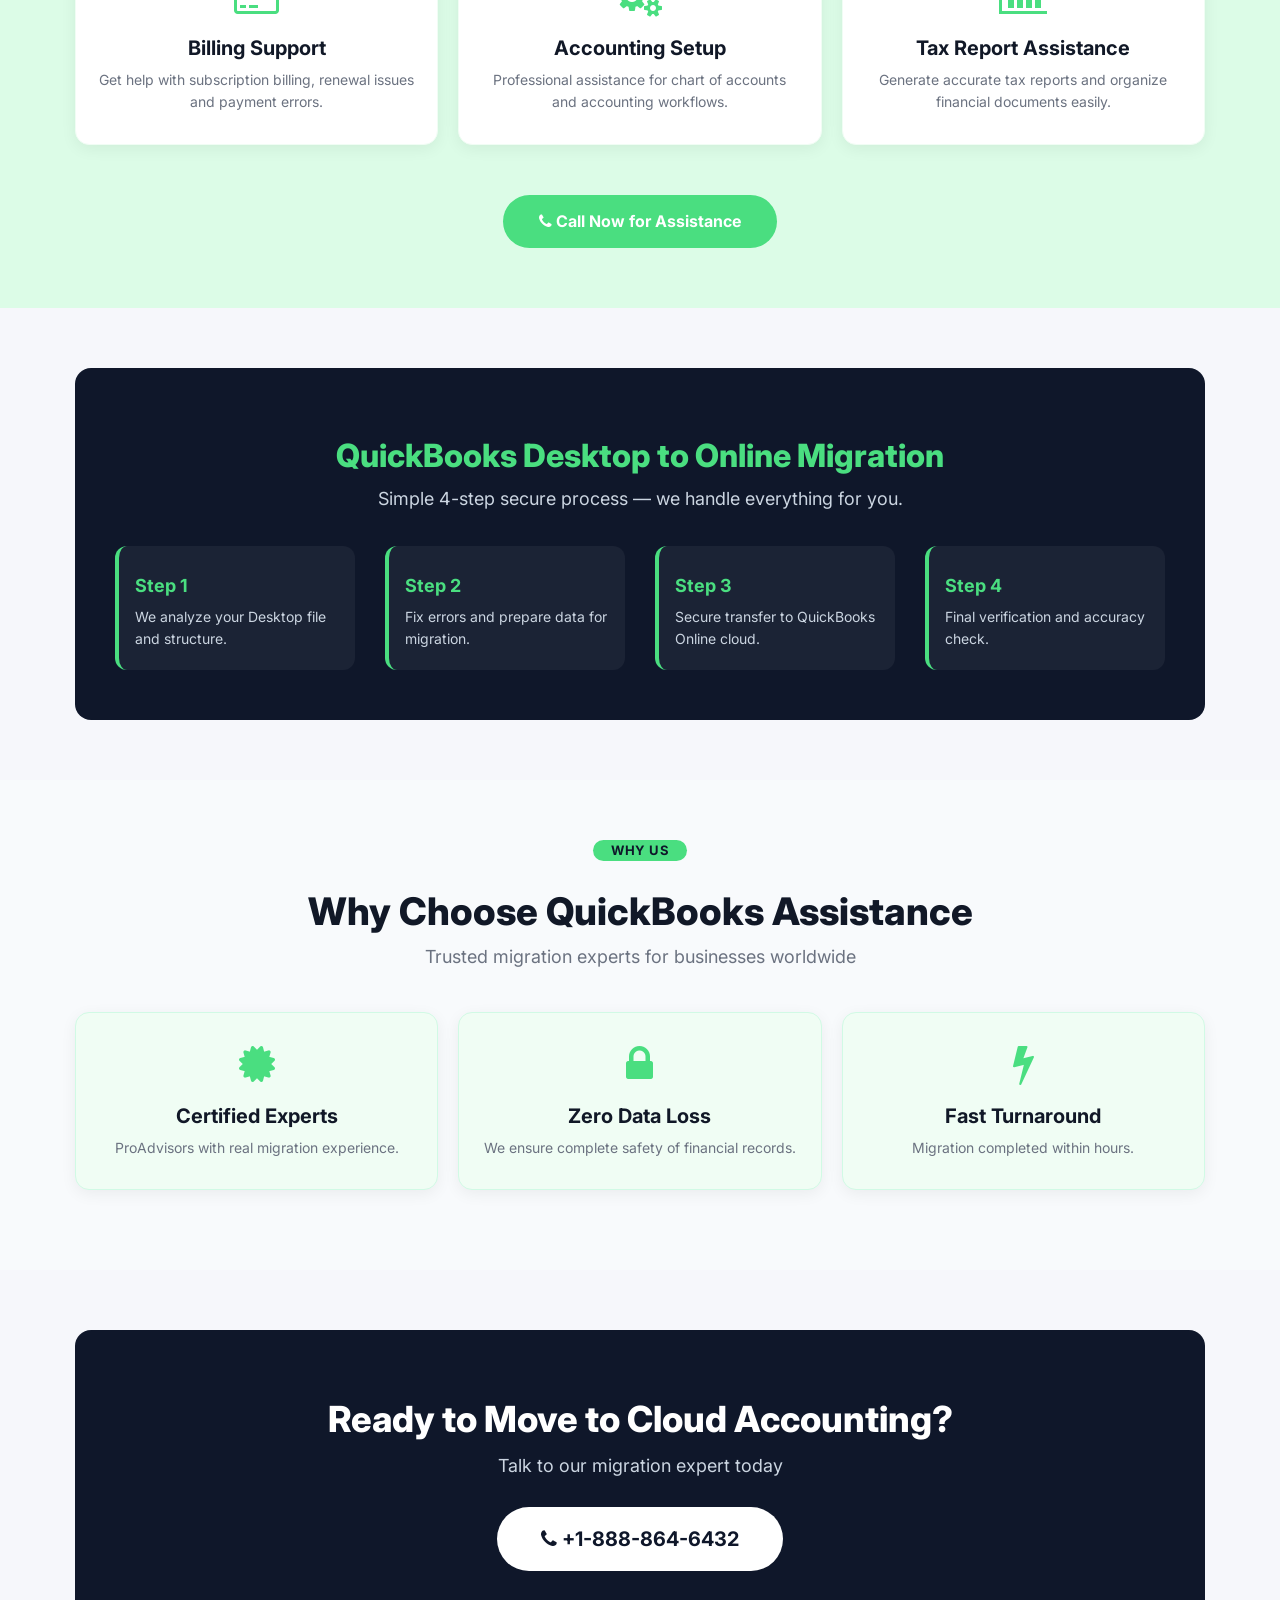
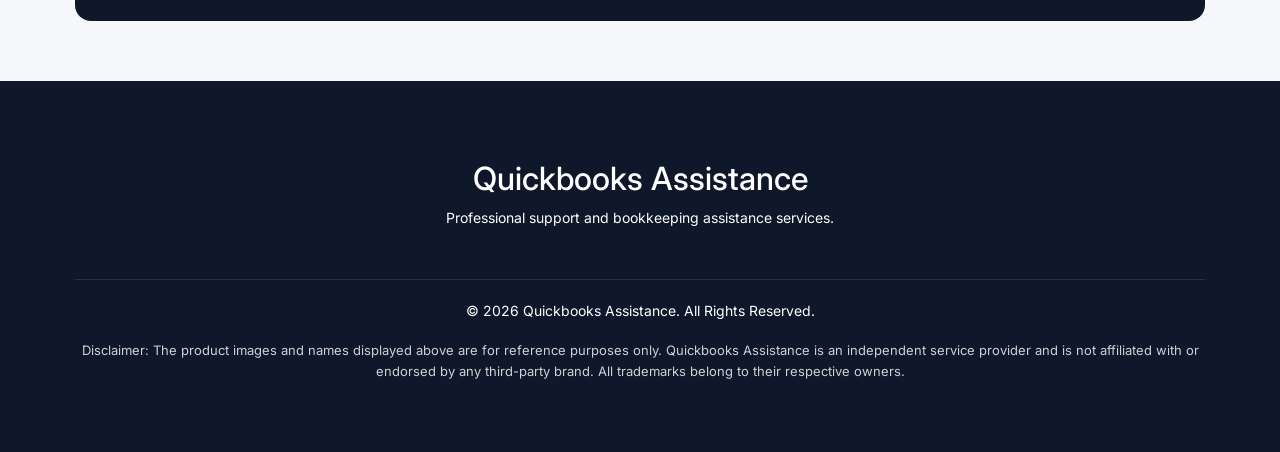
<file: quickbooks-consulting-services.html>
<!DOCTYPE html>
<html dir="ltr" lang="en">
<head>
  <meta charset="UTF-8">
  <meta name="viewport" content="width=device-width, initial-scale=1">
  <meta http-equiv="X-UA-Compatible" content="IE=edge">

  <title>QuickBooks Assistance – Expert Support & Migration</title>

  <link href="//cdnjs.cloudflare.com/ajax/libs/twitter-bootstrap/3.3.5/css/bootstrap.min.css" rel="stylesheet">
  <link href="//cdnjs.cloudflare.com/ajax/libs/font-awesome/4.7.0/css/font-awesome.min.css" rel="stylesheet">

  <link rel="preconnect" href="https://fonts.googleapis.com">
  <link rel="preconnect" href="https://fonts.gstatic.com" crossorigin>
  <link href="https://fonts.googleapis.com/css2?family=Inter:wght@300;400;500;600;700;800;900&display=swap" rel="stylesheet">

  <style>
    /* ===== RESET & BASE ===== */
    * { margin: 0; padding: 0; box-sizing: border-box; }
    body {
      font-family: 'Inter', Arial, sans-serif;
      background: #f6f7fb;
      color: #1f2937;
      line-height: 1.6;
    }
    a { transition: 0.3s; }
    .container { max-width: 1200px; margin: 0 auto; padding: 0 20px; }

    /* ===== TOP OFFER BAR (same as about.html) ===== */
    .top-offer { background: #58e56d; padding: 14px 20px; }
    .offer-container {
      max-width: 1200px; margin: 0 auto; display: flex;
      justify-content: center; align-items: center; gap: 30px; flex-wrap: wrap;
    }
    .top-offer p { margin: 0; color: #000; font-size: 16px; font-weight: 500; }
    .top-offer strong { font-size: 20px; font-weight: 800; }
    .offer-btn {
      background: #000; color: #fff; text-decoration: none;
      padding: 10px 28px; border-radius: 8px; font-weight: 700; transition: .3s;
    }
    .offer-btn:hover { background: #222; }
    @media (max-width:768px) {
      .offer-container { flex-direction: column; gap: 12px; text-align: center; }
      .top-offer p { font-size: 15px; }
      .offer-btn { width: 180px; text-align: center; }
    }

    /* ===== HEADER (same as about.html) ===== */
    header {
      position: sticky; top: 0; z-index: 999;
      background: #fff; border-bottom: 1px solid #eee;
    }
    .nav {
      display: flex; justify-content: space-between; align-items: center;
      padding: 8px 0; gap: 10px;
    }
    .logo-img { height: 45px; width: auto; max-width: 120px; object-fit: contain; display: block; }
    .cta-btn {
      background: #4ade80; color: #fff; padding: 8px 16px;
      border-radius: 8px; font-weight: 700; text-decoration: none; white-space: nowrap;
    }
    .cta-btn:hover { background: #22c55e; color: #fff; }
    .navbar { flex: 1; display: flex; justify-content: center; }
    .nav-links {
      display: flex; align-items: center; list-style: none; gap: 30px;
      margin: 0; padding: 0;
    }
    .nav-links li a {
      text-decoration: none; color: #333; font-weight: 600; font-size: 16px; transition: .3s;
    }
    .nav-links li a:hover { color: #4ade80; }

    @media (max-width:768px) {
      .nav { flex-direction: column; gap: 10px; padding: 10px 0; }
      .logo-img { height: 40px; }
      .navbar { width: 100%; }
      .nav-links { flex-wrap: wrap; justify-content: center; gap: 12px; }
      .nav-links li a { font-size: 15px; }
      .cta-btn { width: 100%; text-align: center; }
    }

    .round_btn {
      display: inline-block;
      padding: 10px 28px;
      border-radius: 50px;
      background: #4ade80;
      color: #fff;
      font-weight: 700;
      text-decoration: none;
      border: 2px solid #4ade80;
      font-size: 15px;
    }
    .round_btn:hover {
      background: #22c55e;
      border-color: #22c55e;
      color: #fff;
      text-decoration: none;
    }
    .round_btn.outline_dark {
      background: transparent;
      color: #fff;
      border: 2px solid #fff;
    }
    .round_btn.outline_dark:hover {
      background: #fff;
      color: #4ade80;
    }

    @media (max-width:768px) {
      .header_bottom p { flex-direction: column; gap: 12px; }
      .header_bottom span { font-size: 15px; }
    }

    /* ===== BUTTONS ===== */
    .new_button {
      display: inline-block;
      padding: 14px 36px;
      border-radius: 50px;
      background: #4ade80;
      color: #fff;
      font-weight: 700;
      text-decoration: none;
      font-size: 16px;
      border: none;
      transition: 0.3s;
    }
    .new_button:hover {
      background: #22c55e;
      color: #fff;
      text-decoration: none;
    }

    /* ===== SECTIONS ===== */
    section { padding: 60px 0; }
    .section-light { background: #f8fafc; }
    .section-green { background: #dcfce7; }

    .normal_white_box {
      background: #fff;
      padding: 50px 40px;
      border-radius: 16px;
      box-shadow: 0 4px 24px rgba(0, 0, 0, 0.06);
    }

    .dark_background {
      background: #0f172a;
      color: #fff;
      padding: 50px 40px;
      border-radius: 16px;
    }

    .large_text {
      font-size: 18px;
      line-height: 1.8;
      color: #4b5563;
    }

    .mini_container { max-width: 800px; margin: 0 auto; }

    /* ===== CARDS ===== */
    .review_row {
      margin-left: -10px !important;
      margin-right: -10px !important;
    }
    .review_row [class*="col-"] {
      padding-left: 10px !important;
      padding-right: 10px !important;
      padding-bottom: 20px !important;
      display: flex;
    }
    .single_review {
      background: #fff;
      padding: 30px 22px;
      border-radius: 14px;
      box-shadow: 0 4px 16px rgba(0, 0, 0, 0.06);
      transition: 0.3s;
      width: 100%;
      height: 100%;
      text-align: center;
      border: 1px solid #f0fdf4;
      margin: 0 !important;
    }
    .single_review:hover {
      transform: translateY(-6px);
      box-shadow: 0 12px 32px rgba(74, 222, 128, 0.15);
      border-color: #4ade80;
    }
    .single_review i {
      font-size: 42px;
      color: #4ade80;
      margin-bottom: 16px;
      display: block;
    }
    .single_review h3 {
      font-size: 20px;
      font-weight: 700;
      margin-bottom: 10px;
      color: #111827;
    }
    .single_review p {
      color: #6b7280;
      margin: 0;
    }

    /* ===== MIGRATION STEPS ===== */
    .step-box {
      padding: 20px 16px;
      background: rgba(255, 255, 255, 0.05);
      border-radius: 12px;
      border-left: 4px solid #4ade80;
      height: 100%;
    }
    .step-box h4 {
      color: #4ade80;
      font-weight: 700;
      font-size: 18px;
    }
    .step-box p {
      color: #cbd5e1;
      margin: 0;
      font-size: 14px;
    }

    /* ===== HEADINGS ===== */
    .section-title {
      text-align: center;
      margin-bottom: 40px;
    }
    .section-title h2 {
      font-size: 38px;
      font-weight: 800;
      color: #111827;
      margin-bottom: 10px;
    }
    .section-title p {
      font-size: 18px;
      color: #6b7280;
      max-width: 700px;
      margin: 0 auto;
    }
    .section-title .badge {
      display: inline-block;
      background: #4ade80;
      color: #0f172a;
      padding: 4px 18px;
      border-radius: 50px;
      font-weight: 700;
      font-size: 13px;
      text-transform: uppercase;
      letter-spacing: 0.5px;
      margin-bottom: 10px;
    }

    /* ===== HERO ===== */
    .hero-icon { font-size: 52px; color: #4ade80; margin-bottom: 10px; }

    /* ===== FOOTER ===== */
    footer { background: #0f172a; color: #fff; padding: 60px 0; text-align: center; }
    footer h3 { font-size: 32px; margin-bottom: 10px; }
    .footer-links { display: flex; justify-content: center; gap: 15px; flex-wrap: wrap; margin: 25px 0; }
    .footer-links a { background: #fff; color: #4ade80; padding: 10px 20px; border-radius: 30px; font-weight: 700; text-decoration: none; }
    .copy { margin-top: 20px; padding-top: 20px; border-top: 1px solid rgba(255,255,255,.1); }
    .disclaimer { margin-top: 18px; opacity: .8; font-size: 13px; }

    /* ===== RESPONSIVE ===== */
    @media (max-width: 991px) {
      section { padding: 40px 0; }
      .section-title h2 { font-size: 30px; }
      .normal_white_box { padding: 30px 20px; }
      .dark_background { padding: 35px 25px; }
    }

    @media (max-width: 768px) {
      .review_row {
        margin-left: 0 !important;
        margin-right: 0 !important;
      }
      .review_row [class*="col-"] {
        width: 100%;
        padding-left: 0 !important;
        padding-right: 0 !important;
        padding-bottom: 16px !important;
      }
      .normal_white_box h1 { font-size: 34px !important; }
      .normal_white_box { padding: 30px 18px; }
      .single_review { padding: 25px 20px; }
      .dark_background { padding: 30px 18px; }
      .dark_background .row > [class*="col-"] {
        width: 100%;
        padding-left: 0 !important;
        padding-right: 0 !important;
        margin-bottom: 12px;
      }
    }

    @media (max-width: 480px) {
      section { padding: 28px 0; }
      .normal_white_box h1 { font-size: 29px !important; }
      .section-title h2 { font-size: 24px; }
      .single_review i { font-size: 36px; }
      .single_review h3 { font-size: 18px; }
      .large_text { font-size: 15px; }
    }
  </style>
</head>

<body>

  <!-- ===== TOP OFFER BAR (same as about.html) ===== -->
  <div class="top-offer">
    <div class="offer-container">
      <p>SUMMER SAVINGS <strong>90% OFF</strong> Quickbooks Assistance for 3 months* Ends 8/27</p>
      <a href="tel:+1-888-864-6432" class="offer-btn">Buy now</a>
    </div>
  </div>

  <!-- ===== HEADER (same as about.html) ===== -->
  <header>
    <div class="container nav">
      <div class="logo">
        <a href="index.html"><img src="images/logo22.png" alt="Quickbooks Assistance Logo" class="logo-img"></a>
      </div>
      <nav class="navbar">
        <ul class="nav-links">
          <li><a href="index.html">Home</a></li>
          <li><a href="./about.html">About Us</a></li>
          <li><a href="./service.html">Services</a></li>
          <li><a href="./contact.html">Contact Us</a></li>
        </ul>
      </nav>
      <a href="tel:+1-888-864-6432" class="cta-btn">📞 +1-888-864-6432</a>
    </div>
  </header>



  <main>

    <!-- HERO -->
    <section id="about" class="section-light">
      <div class="container">
        <div class="normal_white_box text-center">

          <div class="hero-icon">
            <i class="fa fa-cloud"></i>
          </div>

          <h1 style="font-size:48px; font-weight:800; color:#111827; margin:10px 0 5px;">
            QuickBooks Assistance Center
          </h1>

          <p style="font-size:22px; color:#4ade80; font-weight:600;">
            Fix Errors, Migration & Setup Help
          </p>

          <p class="large_text" style="max-width:750px; margin:15px auto;">
            Upgrade from Desktop to Cloud Accounting with secure data migration,
            expert support, and zero data loss guarantee.
          </p>

          <div style="margin-top:25px; display:flex; gap:14px; justify-content:center; flex-wrap:wrap;">
            <a href="tel:+1-888-864-6432" class="new_button">
              <i class="fa fa-phone"></i> +1-888-864-6432
            </a>

            <a href="#services" class="round_btn white_bg" style="background:#fff; color:#4ade80; border-color:#4ade80;">
              View Services
            </a>
          </div>

        </div>
      </div>
    </section>

    <!-- FEATURES -->
    <section>
      <div class="container">

        <div class="row review_row">

          <div class="col-sm-4">
            <div class="single_review">
              <i class="fa fa-shield"></i>
              <h3>100% Safe Migration</h3>
              <p>No data loss guaranteed during transfer with our secure process.</p>
            </div>
          </div>

          <div class="col-sm-4">
            <div class="single_review">
              <i class="fa fa-clock-o"></i>
              <h3>24/7 Support</h3>
              <p>Expert assistance anytime you need it — we're always here to help.</p>
            </div>
          </div>

          <div class="col-sm-4">
            <div class="single_review">
              <i class="fa fa-rocket"></i>
              <h3>Fast Setup</h3>
              <p>Complete migration in hours, not days. Get back to business faster.</p>
            </div>
          </div>

        </div>

      </div>
    </section>

    <!-- SERVICES -->
    <section id="services" class="section-green">
      <div class="container">

        <div class="section-title">
          <span class="badge">Our Services</span>
          <h2>Professional QuickBooks Assistance</h2>
          <p>
            Complete migration, setup, troubleshooting and bookkeeping solutions
            for businesses of all sizes.
          </p>
        </div>

        <div class="row review_row">

          <div class="col-sm-4">
            <div class="single_review">
              <i class="fa fa-cloud-upload"></i>
              <h3>Desktop Migration</h3>
              <p>Securely migrate your QuickBooks Desktop data without data loss.</p>
            </div>
          </div>

          <div class="col-sm-4">
            <div class="single_review">
              <i class="fa fa-wrench"></i>
              <h3>Data Repair & Recovery</h3>
              <p>Recover damaged company files and repair data errors professionally.</p>
            </div>
          </div>

          <div class="col-sm-4">
            <div class="single_review">
              <i class="fa fa-university"></i>
              <h3>Bank Sync Fix</h3>
              <p>Resolve banking connection issues and fix transaction sync problems.</p>
            </div>
          </div>

          <div class="col-sm-4">
            <div class="single_review">
              <i class="fa fa-credit-card"></i>
              <h3>Billing Support</h3>
              <p>Get help with subscription billing, renewal issues and payment errors.</p>
            </div>
          </div>

          <div class="col-sm-4">
            <div class="single_review">
              <i class="fa fa-cogs"></i>
              <h3>Accounting Setup</h3>
              <p>Professional assistance for chart of accounts and accounting workflows.</p>
            </div>
          </div>

          <div class="col-sm-4">
            <div class="single_review">
              <i class="fa fa-bar-chart"></i>
              <h3>Tax Report Assistance</h3>
              <p>Generate accurate tax reports and organize financial documents easily.</p>
            </div>
          </div>

        </div>

        <div class="text-center" style="margin-top:30px;">
          <a href="tel:+1-888-864-6432" class="new_button">
            <i class="fa fa-phone"></i> Call Now for Assistance
          </a>
        </div>

      </div>
    </section>

    <!-- MIGRATION STEPS -->
    <section>
      <div class="container">

        <div class="dark_background">

          <div class="text-center">
            <h2 style="color:#4ade80; font-size:32px; font-weight:800;">
              QuickBooks Desktop to Online Migration
            </h2>

            <p class="large_text" style="color:#cbd5e1;">
              Simple 4-step secure process — we handle everything for you.
            </p>
          </div>

          <div class="row" style="margin-top:30px;">

            <div class="col-sm-3 col-xs-6">
              <div class="step-box">
                <h4>Step 1</h4>
                <p>We analyze your Desktop file and structure.</p>
              </div>
            </div>

            <div class="col-sm-3 col-xs-6">
              <div class="step-box">
                <h4>Step 2</h4>
                <p>Fix errors and prepare data for migration.</p>
              </div>
            </div>

            <div class="col-sm-3 col-xs-6">
              <div class="step-box">
                <h4>Step 3</h4>
                <p>Secure transfer to QuickBooks Online cloud.</p>
              </div>
            </div>

            <div class="col-sm-3 col-xs-6">
              <div class="step-box">
                <h4>Step 4</h4>
                <p>Final verification and accuracy check.</p>
              </div>
            </div>

          </div>

        </div>

      </div>
    </section>

    <!-- WHY CHOOSE -->
    <section class="section-light">
      <div class="container">

        <div class="section-title">
          <span class="badge">Why Us</span>
          <h2>Why Choose QuickBooks Assistance</h2>
          <p>Trusted migration experts for businesses worldwide</p>
        </div>

        <div class="row review_row">

          <div class="col-sm-4">
            <div class="single_review" style="background:#f0fdf4; border-color:#d1fae5;">
              <i class="fa fa-certificate"></i>
              <h3>Certified Experts</h3>
              <p>ProAdvisors with real migration experience.</p>
            </div>
          </div>

          <div class="col-sm-4">
            <div class="single_review" style="background:#f0fdf4; border-color:#d1fae5;">
              <i class="fa fa-lock"></i>
              <h3>Zero Data Loss</h3>
              <p>We ensure complete safety of financial records.</p>
            </div>
          </div>

          <div class="col-sm-4">
            <div class="single_review" style="background:#f0fdf4; border-color:#d1fae5;">
              <i class="fa fa-bolt"></i>
              <h3>Fast Turnaround</h3>
              <p>Migration completed within hours.</p>
            </div>
          </div>

        </div>

      </div>
    </section>

    <!-- CTA -->
    <section id="contact">
      <div class="container">

        <div class="dark_background text-center">

          <h2 style="font-size:36px; font-weight:800;">
            Ready to Move to Cloud Accounting?
          </h2>

          <p class="large_text" style="color:#cbd5e1;">
            Talk to our migration expert today
          </p>

          <div style="margin-top:25px;">
            <a href="tel:+1-888-864-6432"
               class="new_button"
               style="background:#fff; color:#0f172a; font-size:20px; padding:16px 44px;">
              <i class="fa fa-phone"></i> +1-888-864-6432
            </a>
          </div>

        </div>

      </div>
    </section>

  </main>

  <!-- ===== FOOTER ===== -->
  <footer>
    <div class="container">
      <h3>Quickbooks Assistance</h3>
      <p>Professional support and bookkeeping assistance services.</p>
      <div class="footer-links"></div>
      <div class="copy">© 2026 Quickbooks Assistance. All Rights Reserved.</div>
      <p class="disclaimer">Disclaimer: The product images and names displayed above are for reference purposes only. Quickbooks Assistance is an independent service provider and is not affiliated with or endorsed by any third-party brand. All trademarks belong to their respective owners.</p>
    </div>
  </footer>

  <!-- SCRIPTS -->
  <script src="//cdnjs.cloudflare.com/ajax/libs/jquery/2.1.1/jquery.min.js"></script>
  <script src="//cdnjs.cloudflare.com/ajax/libs/twitter-bootstrap/3.3.5/js/bootstrap.min.js"></script>
<script src="//code.jivosite.com/widget/mrzRy9QWP9" async></script>

</body>
</html>
</file>
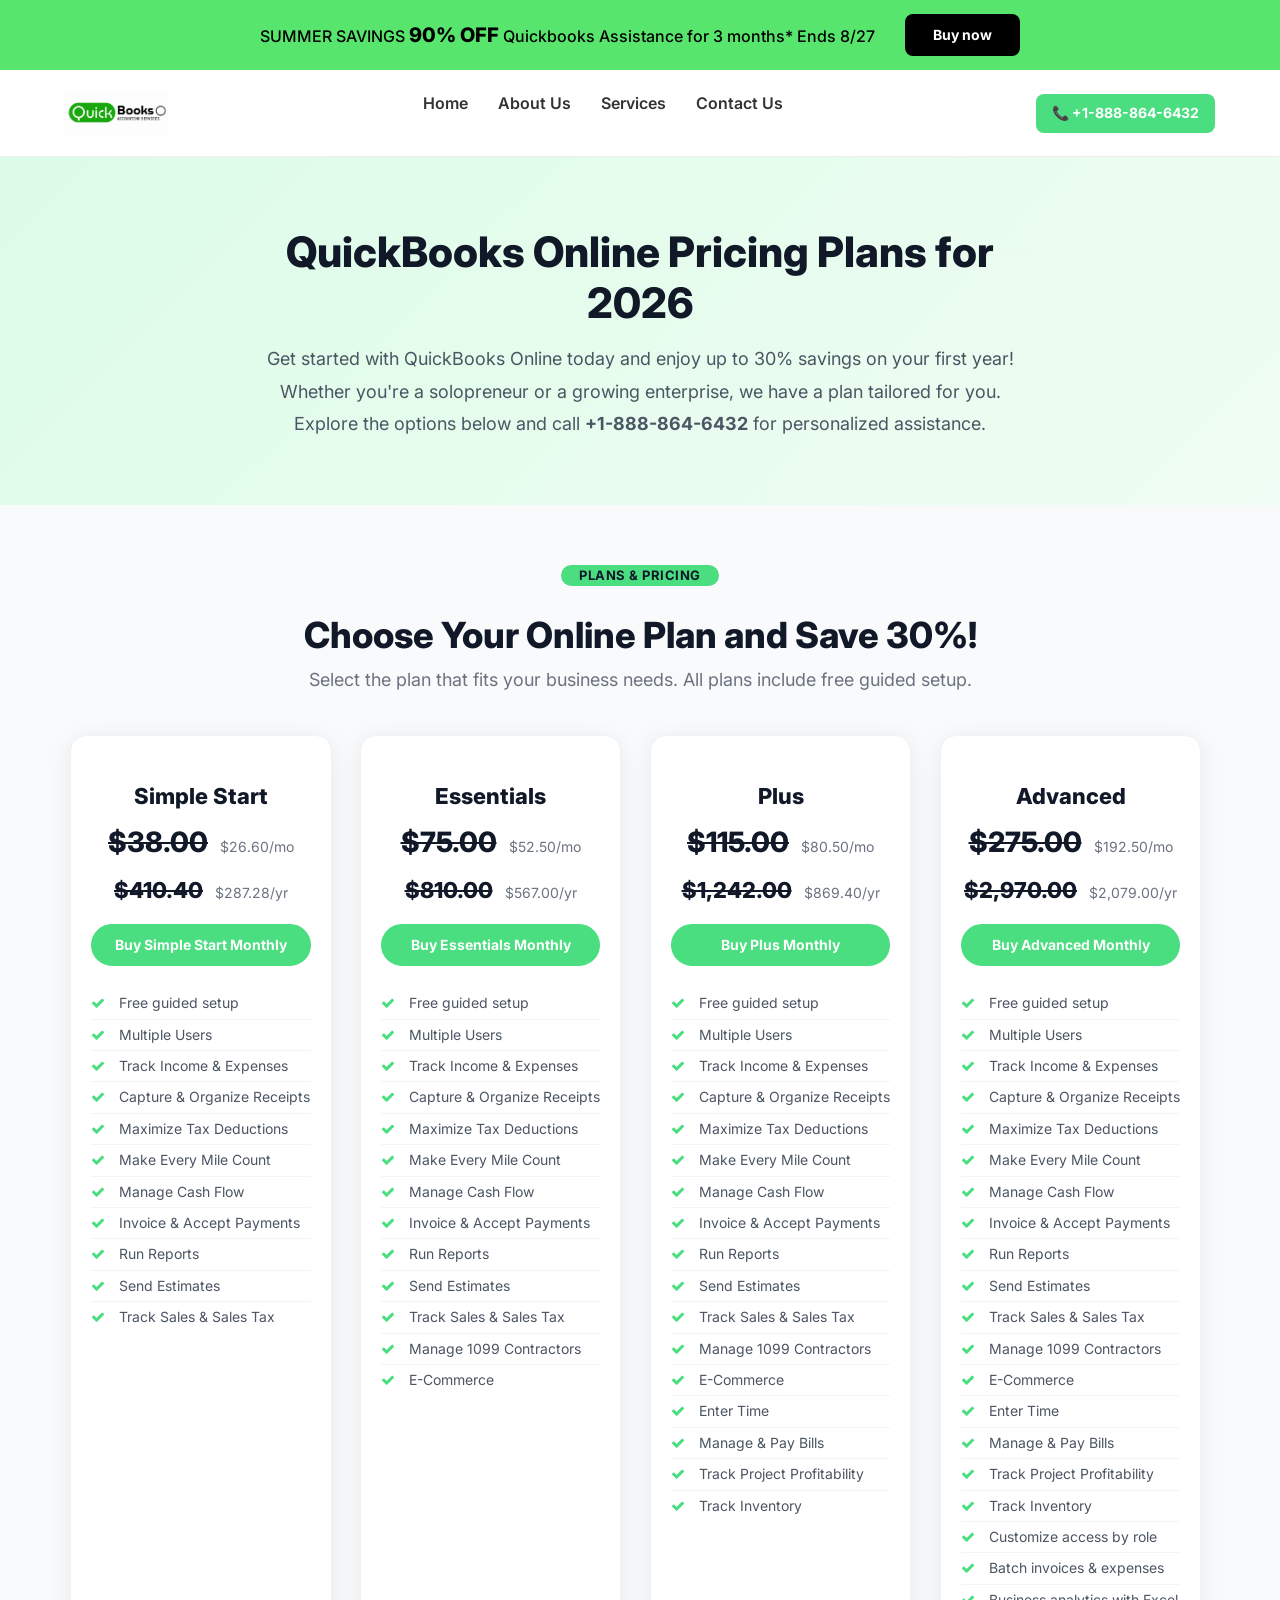
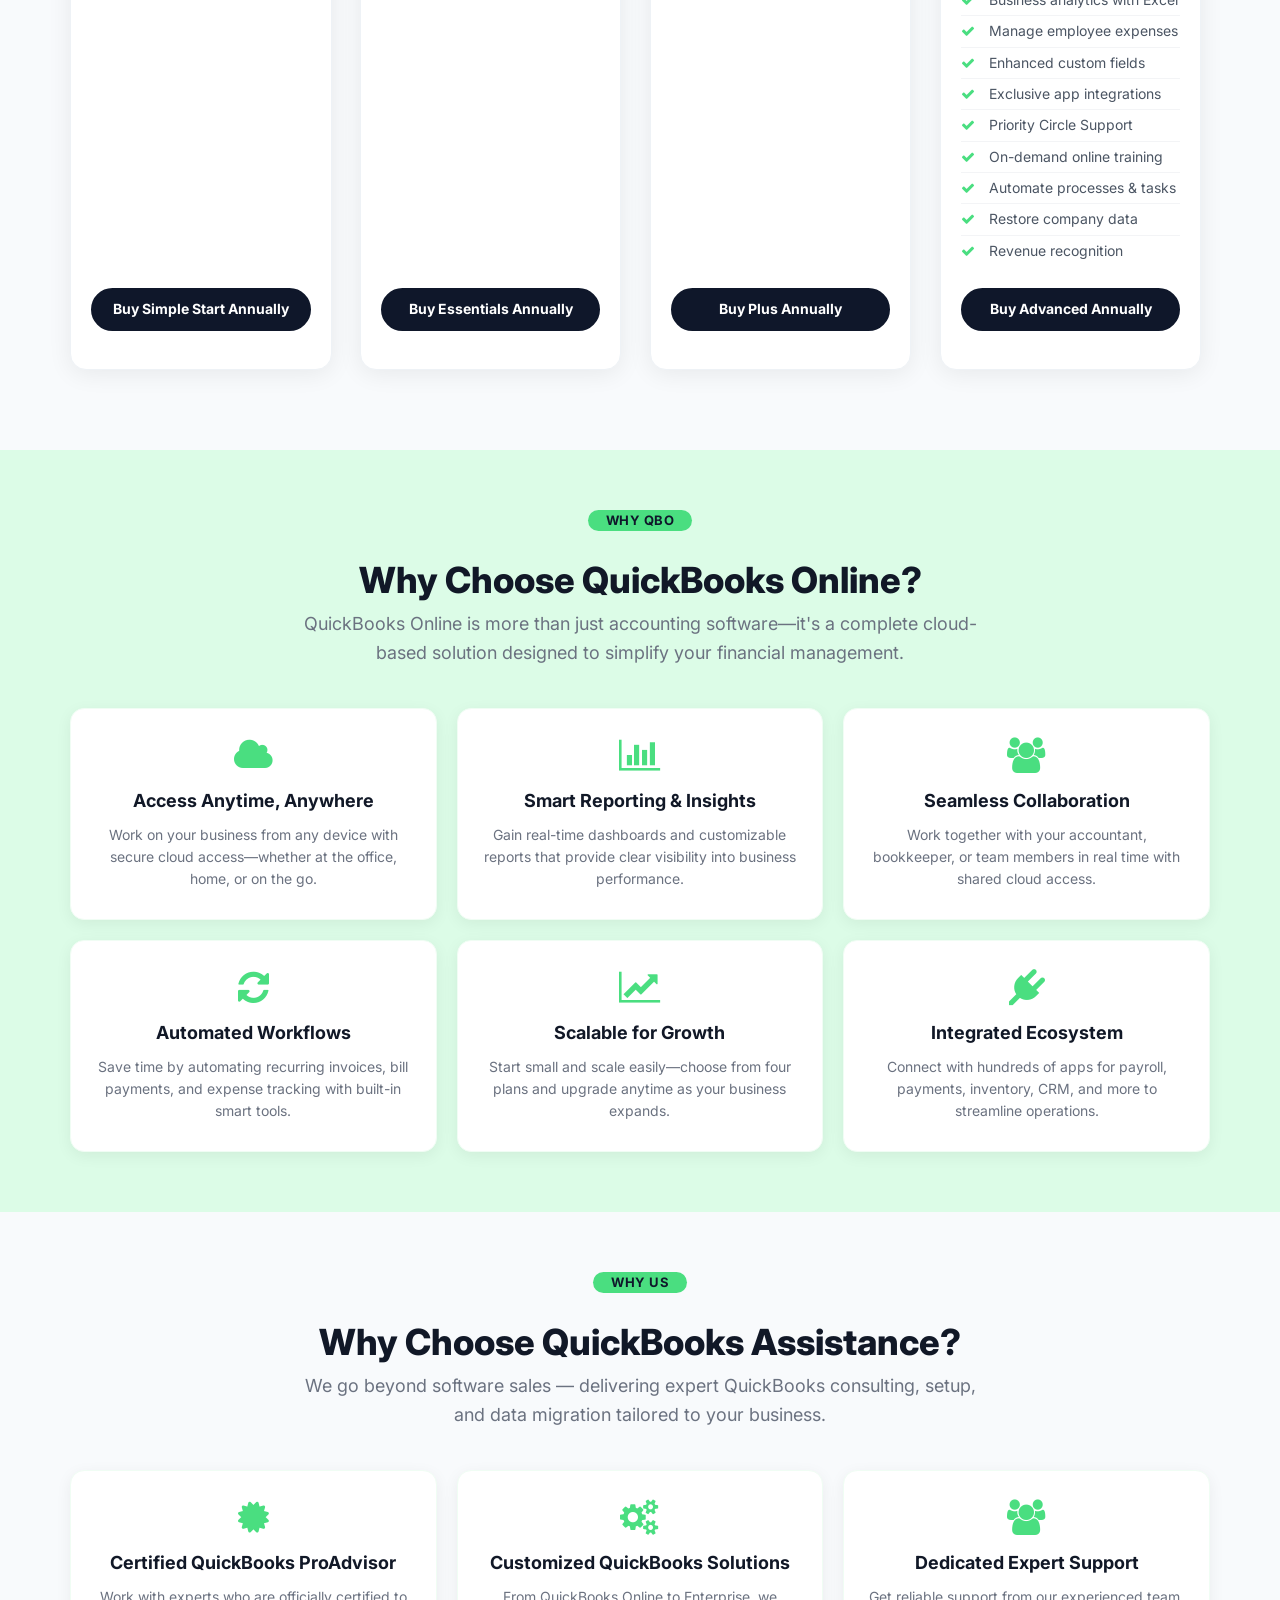
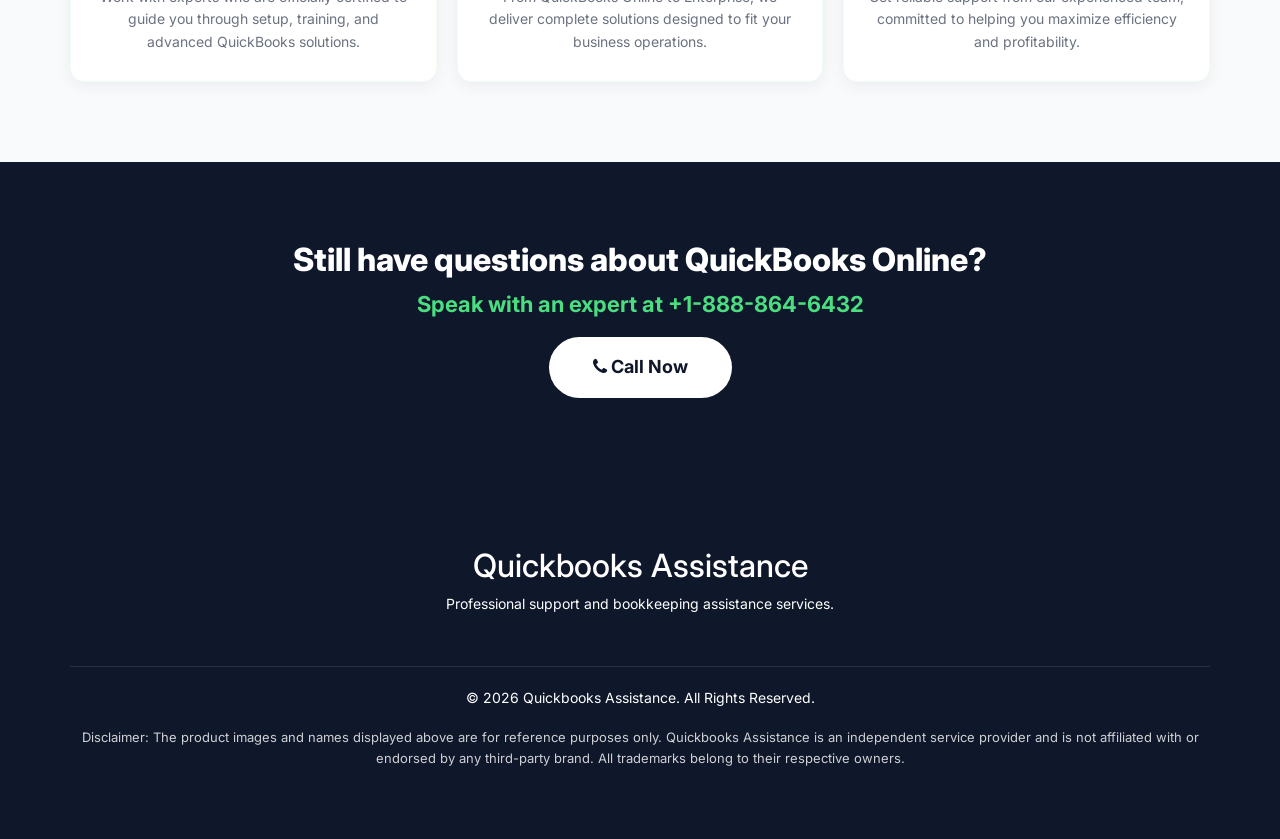
<file: quickbooks-online-pricing-plans.html>
<!DOCTYPE html>
<html dir="ltr" lang="en">
<head>
  <meta charset="UTF-8">
  <meta name="viewport" content="width=device-width, initial-scale=1">
  <meta http-equiv="X-UA-Compatible" content="IE=edge">
  <title>QuickBooks Online Pricing Plans – QuickBooks Assistance</title>
  <meta name="description" content="Compare QuickBooks Online pricing plans for 2026. Explore QBO Simple Start, Essentials, Plus, and Advanced features. Call +1-888-864-6432 for expert help.">
  <!-- Bootstrap & Font Awesome -->
  <link href="//cdnjs.cloudflare.com/ajax/libs/twitter-bootstrap/3.3.5/css/bootstrap.min.css" rel="stylesheet">
  <link href="//cdnjs.cloudflare.com/ajax/libs/font-awesome/4.7.0/css/font-awesome.min.css" rel="stylesheet">
  <!-- Google Font -->
  <link rel="preconnect" href="https://fonts.googleapis.com">
  <link rel="preconnect" href="https://fonts.gstatic.com" crossorigin>
  <link href="https://fonts.googleapis.com/css2?family=Inter:wght@300;400;500;600;700;800;900&display=swap" rel="stylesheet">
  <style>
    /* ----- RESET & BASE ----- */
    * { margin: 0; padding: 0; box-sizing: border-box; }
    html { scroll-behavior: smooth; }
    body {
      font-family: 'Inter', Arial, sans-serif;
      background: #f6f7fb;
      color: #1f2937;
      line-height: 1.6;
    }
    a { transition: 0.3s; }
    .container { max-width: 1200px; }

    /* ===== TOP OFFER BAR ===== */
    .top-offer { background: #58e56d; padding: 14px 20px; }
    .offer-container {
      max-width: 1200px; margin: 0 auto; display: flex;
      justify-content: center; align-items: center; gap: 30px; flex-wrap: wrap;
    }
    .top-offer p { margin: 0; color: #000; font-size: 16px; font-weight: 500; }
    .top-offer strong { font-size: 20px; font-weight: 800; }
    .offer-btn {
      background: #000; color: #fff; text-decoration: none;
      padding: 10px 28px; border-radius: 8px; font-weight: 700; transition: .3s;
    }
    .offer-btn:hover { background: #222; }
    @media (max-width:768px) {
      .offer-container { flex-direction: column; gap: 12px; text-align: center; }
      .top-offer p { font-size: 15px; }
      .offer-btn { width: 180px; text-align: center; }
    }

    /* ===== HEADER ===== */
    header {
      position: sticky; top: 0; z-index: 999;
      background: #fff; border-bottom: 1px solid #eee;
    }
    .nav {
      display: flex; justify-content: space-between; align-items: center;
      padding: 8px 0; gap: 10px;
    }
    .logo-img { height: 45px; width: auto; max-width: 120px; object-fit: contain; display: block; }
    .cta-btn {
      background: #4ade80; color: #fff; padding: 8px 16px;
      border-radius: 8px; font-weight: 700; text-decoration: none; white-space: nowrap;
    }
    .cta-btn:hover { background: #22c55e; color: #fff; }
    .navbar { flex: 1; display: flex; justify-content: center; }
    .nav-links {
      display: flex; align-items: center; list-style: none; gap: 30px;
      margin: 0; padding: 0;
    }
    .nav-links li a {
      text-decoration: none; color: #333; font-weight: 600; font-size: 16px; transition: .3s;
    }
    .nav-links li a:hover { color: #4ade80; }

    @media (max-width:768px) {
      .nav { flex-direction: column; gap: 10px; padding: 10px 0; }
      .logo-img { height: 40px; }
      .navbar { width: 100%; }
      .nav-links { flex-wrap: wrap; justify-content: center; gap: 12px; }
      .nav-links li a { font-size: 15px; }
      .cta-btn { width: 100%; text-align: center; }
    }

    .round_btn {
      display: inline-block;
      padding: 10px 28px;
      border-radius: 50px;
      background: #4ade80;
      color: #fff;
      font-weight: 700;
      text-decoration: none;
      border: 2px solid #4ade80;
      font-size: 15px;
    }
    .round_btn:hover {
      background: #22c55e;
      border-color: #22c55e;
      color: #fff;
      text-decoration: none;
    }
    .round_btn.outline_dark {
      background: transparent;
      color: #fff;
      border: 2px solid #fff;
    }
    .round_btn.outline_dark:hover {
      background: #fff;
      color: #4ade80;
    }

    @media (max-width:768px) {
      .header_bottom p { flex-direction: column; gap: 12px; }
      .header_bottom span { font-size: 15px; }
    }

    /* ----- BUTTONS ----- */
    .new_button {
      display: inline-block;
      padding: 14px 36px;
      border-radius: 50px;
      background: #4ade80;
      color: #fff;
      font-weight: 700;
      text-decoration: none;
      font-size: 16px;
      border: none;
      transition: 0.3s;
    }
    .new_button:hover {
      background: #22c55e;
      color: #fff;
      text-decoration: none;
    }

    /* ----- SECTIONS ----- */
    section { padding: 60px 0; }
    .section-light { background: #f8fafc; }
    .section-green { background: #dcfce7; }
    .section-dark { background: #0f172a; color: #fff; }
    .normal_white_box {
      background: #fff;
      padding: 30px 28px;
      border-radius: 14px;
      box-shadow: 0 4px 20px rgba(0,0,0,0.05);
      margin-bottom: 20px;
    }
    .dark_background {
      background: #0f172a;
      color: #fff;
      padding: 50px 40px;
      border-radius: 16px;
    }
    .dark_background .new_button {
      background: #4ade80;
      color: #0f172a;
    }
    .dark_background .new_button:hover { background: #22c55e; }
    .large_text {
      font-size: 18px;
      line-height: 1.8;
      color: #4b5563;
    }
    .mini_container { max-width: 800px; margin: 0 auto; }
    .mt50 { margin-top: 50px; }
    .mb30 { margin-bottom: 30px; }
    .text-center { text-align: center; }
    .no_padding { padding: 0; }
    .width_100 { width: 100%; }
    .text_block { margin-top: 40px; }

    /* ----- HERO ----- */
    .hero_banner {
      background: linear-gradient(135deg, #dcfce7 0%, #f0fdf4 100%);
      padding: 50px 0;
    }
    .hero_banner h1 {
      font-size: 42px;
      font-weight: 800;
      color: #111827;
      line-height: 1.2;
      text-align: center;
    }
    .hero_banner .large_text {
      text-align: center;
      max-width: 750px;
      margin: 15px auto;
    }

    /* ----- PRICING BOXES ----- */
    .price_box {
      background: #fff;
      border-radius: 16px;
      padding: 28px 20px;
      box-shadow: 0 4px 24px rgba(0,0,0,0.07);
      transition: 0.3s;
      height: 100%;
      border: 1px solid #eef2f6;
      display: flex;
      flex-direction: column;
    }
    .price_box:hover {
      transform: translateY(-6px);
      box-shadow: 0 12px 40px rgba(74,222,128,0.18);
      border-color: #4ade80;
    }
    .price_box h3 {
      font-size: 22px;
      font-weight: 800;
      color: #111827;
      margin-bottom: 8px;
    }
    .price_box .price_text {
      font-size: 14px;
      color: #6b7280;
      margin: 4px 0;
    }
    .price_box .price_text span {
      font-size: 28px;
      font-weight: 800;
      color: #111827;
      text-decoration: line-through;
      margin-right: 8px;
    }
    .price_box .annual_price span { font-size: 22px; }
    .price_box .buttons { margin: 12px 0; }
    .price_box .round_btn {
      font-size: 14px;
      padding: 8px 20px;
      width: 100%;
      text-align: center;
    }
    .price_box .round_btn.green {
      background: #4ade80;
      color: #fff;
      border-color: #4ade80;
    }
    .price_box .round_btn.green:hover {
      background: #22c55e;
      border-color: #22c55e;
    }
    .price_box .pricing_content { flex: 1; margin: 10px 0; }
    .price_box .pricing_content ul {
      list-style: none;
      padding: 0;
      margin: 0;
    }
    .price_box .pricing_content ul li {
      padding: 4px 0;
      font-size: 14px;
      color: #4b5563;
      border-bottom: 1px solid #f3f4f6;
    }
    .price_box .pricing_content ul li:last-child { border-bottom: none; }
    .price_box .pricing_content ul li i {
      color: #4ade80;
      margin-right: 8px;
      width: 16px;
    }
    .price_box .price_footer { margin-top: 12px; }
    .price_box .price_footer .round_btn {
      background: #0f172a;
      border-color: #0f172a;
      color: #fff;
    }
    .price_box .price_footer .round_btn:hover {
      background: #1a2332;
      border-color: #1a2332;
    }

    /* pricing grid */
    .price_row {
      display: flex;
      flex-wrap: wrap;
      margin-left: -10px;
      margin-right: -10px;
    }
    .price_row .col-sm-3 {
      display: flex;
      padding-left: 10px;
      padding-right: 10px;
      margin-bottom: 20px;
    }

    /* feature cards */
    .review_row {
      display: flex;
      flex-wrap: wrap;
      margin-left: -10px;
      margin-right: -10px;
    }
    .review_row > [class*="col-"] {
      display: flex;
      padding-left: 10px;
      padding-right: 10px;
      padding-bottom: 20px;
    }
    .single_review {
      background: #fff;
      padding: 28px 22px;
      border-radius: 14px;
      box-shadow: 0 4px 16px rgba(0,0,0,0.06);
      transition: 0.3s;
      width: 100%;
      height: 100%;
      border: 1px solid #f0fdf4;
      text-align: center;
      margin: 0;
    }
    .single_review:hover {
      transform: translateY(-5px);
      box-shadow: 0 12px 32px rgba(74,222,128,0.15);
      border-color: #4ade80;
    }
    .single_review i {
      font-size: 36px;
      color: #4ade80;
      margin-bottom: 14px;
      display: block;
    }
    .single_review .h_title {
      font-size: 18px;
      font-weight: 700;
      color: #111827;
      margin-bottom: 8px;
    }
    .single_review p { color: #6b7280; margin: 0; }

    /* why QBO */
    .qbo_section { padding-top: 60px; padding-bottom: 40px; }
    .qbo_cards {
      display: flex;
      flex-wrap: wrap;
      margin-left: -10px;
      margin-right: -10px;
    }
    .qbo_cards > [class*="col-"] {
      display: flex;
      padding-left: 10px;
      padding-right: 10px;
      padding-bottom: 20px;
    }
    .qbo_cards .single_review {
      width: 100%;
      height: 100%;
      margin: 0;
    }

    /* headings */
    .section-title {
      text-align: center;
      margin-bottom: 40px;
    }
    .section-title h2 {
      font-size: 36px;
      font-weight: 800;
      color: #111827;
      margin-bottom: 10px;
    }
    .section-title p {
      font-size: 18px;
      color: #6b7280;
      max-width: 700px;
      margin: 0 auto;
    }
    .section-title .badge {
      display: inline-block;
      background: #4ade80;
      color: #0f172a;
      padding: 4px 18px;
      border-radius: 50px;
      font-weight: 700;
      font-size: 13px;
      text-transform: uppercase;
      letter-spacing: 0.5px;
      margin-bottom: 10px;
    }
    .h_title { color: #4ade80; font-weight: 700; font-size: 18px; }

    /* footer */
    footer { background: #0f172a; color: #fff; padding: 60px 0; text-align: center; }
    footer h3 { font-size: 32px; margin-bottom: 10px; }
    .footer-links { display: flex; justify-content: center; gap: 15px; flex-wrap: wrap; margin: 25px 0; }
    .footer-links a { background: #fff; color: #4ade80; padding: 10px 20px; border-radius: 30px; font-weight: 700; text-decoration: none; }
    .copy { margin-top: 20px; padding-top: 20px; border-top: 1px solid rgba(255,255,255,.1); }
    .disclaimer { margin-top: 18px; opacity: .8; font-size: 13px; }

    /* ----- RESPONSIVE TABLET ----- */
    @media (max-width: 991px) {
      section { padding: 40px 0; }
      .section-title h2 { font-size: 30px; }
      .hero_banner h1 { font-size: 32px; }
      .price_row .col-sm-3 { width: 50%; }
    }

    /* ----- RESPONSIVE MOBILE ----- */
    @media (max-width: 768px) {
      .price_row {
        margin-left: 0;
        margin-right: 0;
        flex-direction: column;
      }
      .price_row .col-sm-3 {
        width: 100%;
        padding-left: 0;
        padding-right: 0;
        margin-bottom: 16px;
        flex: 0 0 100%;
        max-width: 100%;
      }
      .price_box {
        width: 100%;
        margin: 0;
      }
      .review_row,
      .qbo_cards {
        margin-left: 0;
        margin-right: 0;
      }
      .review_row > [class*="col-"],
      .qbo_cards > [class*="col-"] {
        width: 100%;
        padding-left: 0;
        padding-right: 0;
        padding-bottom: 16px;
        margin: 0;
        flex: 0 0 100%;
        max-width: 100%;
      }
      .review_row > [class*="col-"]:last-child,
      .qbo_cards > [class*="col-"]:last-child {
        padding-bottom: 0;
      }
      .single_review { margin: 0; padding: 28px 20px; }
      .qbo_section { padding-top: 40px; padding-bottom: 40px; }
      .dark_background { padding: 30px 20px; }
    }

    /* small mobile */
    @media (max-width: 480px) {
      .hero_banner { padding: 35px 0; }
      .hero_banner h1 { font-size: 28px; }
      .large_text { font-size: 16px; }
      .section-title h2 { font-size: 27px; }
      .section-title p { font-size: 16px; }
      .single_review { padding: 25px 18px; }
      .single_review i { font-size: 34px; }
    }
  </style>
</head>
<body>

  <!-- ===== TOP OFFER BAR ===== -->
  <div class="top-offer">
    <div class="offer-container">
      <p>SUMMER SAVINGS <strong>90% OFF</strong> Quickbooks Assistance for 3 months* Ends 8/27</p>
      <a href="tel:+1-888-864-6432" class="offer-btn">Buy now</a>
    </div>
  </div>

  <!-- ===== HEADER ===== -->
  <header>
    <div class="container nav">
      <div class="logo">
        <a href="index.html"><img src="images/logo22.png" alt="Quickbooks Assistance Logo" class="logo-img"></a>
      </div>
      <nav class="navbar">
        <ul class="nav-links">
          <li><a href="index.html">Home</a></li>
          <li><a href="./about.html">About Us</a></li>
          <li><a href="./service.html">Services</a></li>
          <li><a href="./contact.html">Contact Us</a></li>
        </ul>
      </nav>
      <a href="tel:+1-888-864-6432" class="cta-btn">📞 +1-888-864-6432</a>
    </div>
  </header>



  <!-- MAIN -->
  <main>

    <!-- HERO -->
    <section class="hero_banner">
      <div class="container">
        <div class="mini_container">
          <h1>QuickBooks Online Pricing Plans for 2026</h1>
          <p class="large_text">
            Get started with QuickBooks Online today and enjoy up to 30% savings on your first year!
            Whether you're a solopreneur or a growing enterprise, we have a plan tailored for you.
            Explore the options below and call <strong>+1-888-864-6432</strong> for personalized assistance.
          </p>
        </div>
      </div>
    </section>

    <!-- PRICING PLANS -->
    <section id="pricing" class="section-light">
      <div class="container">
        <div class="section-title">
          <span class="badge">Plans &amp; Pricing</span>
          <h2>Choose Your Online Plan and Save 30%!</h2>
          <p>Select the plan that fits your business needs. All plans include free guided setup.</p>
        </div>

        <div class="row price_row">

          <!-- Simple Start -->
          <div class="col-sm-3">
            <div class="price_box">
              <h3 class="text-center">Simple Start</h3>
              <p class="price_text text-center"><span>$38.00</span> $26.60/mo</p>
              <p class="annual_price price_text text-center"><span>$410.40</span> $287.28/yr</p>
              <p class="buttons text-center"><a href="#" class="round_btn green">Buy Simple Start Monthly</a></p>
              <div class="pricing_content">
                <ul class="list-unstyled">
                  <li><i class="fa fa-check"></i> Free guided setup</li>
                  <li><i class="fa fa-check"></i> Multiple Users</li>
                  <li><i class="fa fa-check"></i> Track Income &amp; Expenses</li>
                  <li><i class="fa fa-check"></i> Capture &amp; Organize Receipts</li>
                  <li><i class="fa fa-check"></i> Maximize Tax Deductions</li>
                  <li><i class="fa fa-check"></i> Make Every Mile Count</li>
                  <li><i class="fa fa-check"></i> Manage Cash Flow</li>
                  <li><i class="fa fa-check"></i> Invoice &amp; Accept Payments</li>
                  <li><i class="fa fa-check"></i> Run Reports</li>
                  <li><i class="fa fa-check"></i> Send Estimates</li>
                  <li><i class="fa fa-check"></i> Track Sales &amp; Sales Tax</li>
                </ul>
              </div>
              <p class="price_footer text-center"><a href="#" class="round_btn">Buy Simple Start Annually</a></p>
            </div>
          </div>

          <!-- Essentials -->
          <div class="col-sm-3">
            <div class="price_box">
              <h3 class="text-center">Essentials</h3>
              <p class="price_text text-center"><span>$75.00</span> $52.50/mo</p>
              <p class="annual_price price_text text-center"><span>$810.00</span> $567.00/yr</p>
              <p class="buttons text-center"><a href="#" class="round_btn green">Buy Essentials Monthly</a></p>
              <div class="pricing_content">
                <ul class="list-unstyled">
                  <li><i class="fa fa-check"></i> Free guided setup</li>
                  <li><i class="fa fa-check"></i> Multiple Users</li>
                  <li><i class="fa fa-check"></i> Track Income &amp; Expenses</li>
                  <li><i class="fa fa-check"></i> Capture &amp; Organize Receipts</li>
                  <li><i class="fa fa-check"></i> Maximize Tax Deductions</li>
                  <li><i class="fa fa-check"></i> Make Every Mile Count</li>
                  <li><i class="fa fa-check"></i> Manage Cash Flow</li>
                  <li><i class="fa fa-check"></i> Invoice &amp; Accept Payments</li>
                  <li><i class="fa fa-check"></i> Run Reports</li>
                  <li><i class="fa fa-check"></i> Send Estimates</li>
                  <li><i class="fa fa-check"></i> Track Sales &amp; Sales Tax</li>
                  <li><i class="fa fa-check"></i> Manage 1099 Contractors</li>
                  <li><i class="fa fa-check"></i> E-Commerce</li>
                </ul>
              </div>
              <p class="price_footer text-center"><a href="#" class="round_btn">Buy Essentials Annually</a></p>
            </div>
          </div>

          <!-- Plus -->
          <div class="col-sm-3">
            <div class="price_box">
              <h3 class="text-center">Plus</h3>
              <p class="price_text text-center"><span>$115.00</span> $80.50/mo</p>
              <p class="annual_price price_text text-center"><span>$1,242.00</span> $869.40/yr</p>
              <p class="buttons text-center"><a href="#" class="round_btn green">Buy Plus Monthly</a></p>
              <div class="pricing_content">
                <ul class="list-unstyled">
                  <li><i class="fa fa-check"></i> Free guided setup</li>
                  <li><i class="fa fa-check"></i> Multiple Users</li>
                  <li><i class="fa fa-check"></i> Track Income &amp; Expenses</li>
                  <li><i class="fa fa-check"></i> Capture &amp; Organize Receipts</li>
                  <li><i class="fa fa-check"></i> Maximize Tax Deductions</li>
                  <li><i class="fa fa-check"></i> Make Every Mile Count</li>
                  <li><i class="fa fa-check"></i> Manage Cash Flow</li>
                  <li><i class="fa fa-check"></i> Invoice &amp; Accept Payments</li>
                  <li><i class="fa fa-check"></i> Run Reports</li>
                  <li><i class="fa fa-check"></i> Send Estimates</li>
                  <li><i class="fa fa-check"></i> Track Sales &amp; Sales Tax</li>
                  <li><i class="fa fa-check"></i> Manage 1099 Contractors</li>
                  <li><i class="fa fa-check"></i> E-Commerce</li>
                  <li><i class="fa fa-check"></i> Enter Time</li>
                  <li><i class="fa fa-check"></i> Manage &amp; Pay Bills</li>
                  <li><i class="fa fa-check"></i> Track Project Profitability</li>
                  <li><i class="fa fa-check"></i> Track Inventory</li>
                </ul>
              </div>
              <p class="price_footer text-center"><a href="#" class="round_btn">Buy Plus Annually</a></p>
            </div>
          </div>

          <!-- Advanced -->
          <div class="col-sm-3">
            <div class="price_box">
              <h3 class="text-center">Advanced</h3>
              <p class="price_text text-center"><span>$275.00</span> $192.50/mo</p>
              <p class="annual_price price_text text-center"><span>$2,970.00</span> $2,079.00/yr</p>
              <p class="buttons text-center"><a href="#" class="round_btn green">Buy Advanced Monthly</a></p>
              <div class="pricing_content">
                <ul class="list-unstyled">
                  <li><i class="fa fa-check"></i> Free guided setup</li>
                  <li><i class="fa fa-check"></i> Multiple Users</li>
                  <li><i class="fa fa-check"></i> Track Income &amp; Expenses</li>
                  <li><i class="fa fa-check"></i> Capture &amp; Organize Receipts</li>
                  <li><i class="fa fa-check"></i> Maximize Tax Deductions</li>
                  <li><i class="fa fa-check"></i> Make Every Mile Count</li>
                  <li><i class="fa fa-check"></i> Manage Cash Flow</li>
                  <li><i class="fa fa-check"></i> Invoice &amp; Accept Payments</li>
                  <li><i class="fa fa-check"></i> Run Reports</li>
                  <li><i class="fa fa-check"></i> Send Estimates</li>
                  <li><i class="fa fa-check"></i> Track Sales &amp; Sales Tax</li>
                  <li><i class="fa fa-check"></i> Manage 1099 Contractors</li>
                  <li><i class="fa fa-check"></i> E-Commerce</li>
                  <li><i class="fa fa-check"></i> Enter Time</li>
                  <li><i class="fa fa-check"></i> Manage &amp; Pay Bills</li>
                  <li><i class="fa fa-check"></i> Track Project Profitability</li>
                  <li><i class="fa fa-check"></i> Track Inventory</li>
                  <li><i class="fa fa-check"></i> Customize access by role</li>
                  <li><i class="fa fa-check"></i> Batch invoices &amp; expenses</li>
                  <li><i class="fa fa-check"></i> Business analytics with Excel</li>
                  <li><i class="fa fa-check"></i> Manage employee expenses</li>
                  <li><i class="fa fa-check"></i> Enhanced custom fields</li>
                  <li><i class="fa fa-check"></i> Exclusive app integrations</li>
                  <li><i class="fa fa-check"></i> Priority Circle Support</li>
                  <li><i class="fa fa-check"></i> On-demand online training</li>
                  <li><i class="fa fa-check"></i> Automate processes &amp; tasks</li>
                  <li><i class="fa fa-check"></i> Restore company data</li>
                  <li><i class="fa fa-check"></i> Revenue recognition</li>
                </ul>
              </div>
              <p class="price_footer text-center"><a href="#" class="round_btn">Buy Advanced Annually</a></p>
            </div>
          </div>

        </div><!-- end row -->
      </div>
    </section>

    <!-- WHY CHOOSE QUICKBOOKS ONLINE -->
    <section class="section-green qbo_section">
      <div class="container">
        <div class="section-title">
          <span class="badge">Why QBO</span>
          <h2>Why Choose QuickBooks Online?</h2>
          <p>QuickBooks Online is more than just accounting software—it's a complete cloud-based solution designed to simplify your financial management.</p>
        </div>
        <div class="row qbo_cards">
          <div class="col-sm-4">
            <div class="single_review">
              <i class="fa fa-cloud"></i>
              <p class="h_title">Access Anytime, Anywhere</p>
              <p>Work on your business from any device with secure cloud access—whether at the office, home, or on the go.</p>
            </div>
          </div>
          <div class="col-sm-4">
            <div class="single_review">
              <i class="fa fa-bar-chart"></i>
              <p class="h_title">Smart Reporting &amp; Insights</p>
              <p>Gain real-time dashboards and customizable reports that provide clear visibility into business performance.</p>
            </div>
          </div>
          <div class="col-sm-4">
            <div class="single_review">
              <i class="fa fa-users"></i>
              <p class="h_title">Seamless Collaboration</p>
              <p>Work together with your accountant, bookkeeper, or team members in real time with shared cloud access.</p>
            </div>
          </div>
          <div class="col-sm-4">
            <div class="single_review">
              <i class="fa fa-refresh"></i>
              <p class="h_title">Automated Workflows</p>
              <p>Save time by automating recurring invoices, bill payments, and expense tracking with built-in smart tools.</p>
            </div>
          </div>
          <div class="col-sm-4">
            <div class="single_review">
              <i class="fa fa-line-chart"></i>
              <p class="h_title">Scalable for Growth</p>
              <p>Start small and scale easily—choose from four plans and upgrade anytime as your business expands.</p>
            </div>
          </div>
          <div class="col-sm-4">
            <div class="single_review">
              <i class="fa fa-plug"></i>
              <p class="h_title">Integrated Ecosystem</p>
              <p>Connect with hundreds of apps for payroll, payments, inventory, CRM, and more to streamline operations.</p>
            </div>
          </div>
        </div>
      </div>
    </section>

    <!-- WHY CHOOSE US -->
    <section class="section-light">
      <div class="container">
        <div class="section-title">
          <span class="badge">Why Us</span>
          <h2>Why Choose QuickBooks Assistance?</h2>
          <p>We go beyond software sales — delivering expert QuickBooks consulting, setup, and data migration tailored to your business.</p>
        </div>
        <div class="row review_row">
          <div class="col-sm-4">
            <div class="single_review">
              <i class="fa fa-certificate"></i>
              <p class="h_title">Certified QuickBooks ProAdvisor</p>
              <p>Work with experts who are officially certified to guide you through setup, training, and advanced QuickBooks solutions.</p>
            </div>
          </div>
          <div class="col-sm-4">
            <div class="single_review">
              <i class="fa fa-cogs"></i>
              <p class="h_title">Customized QuickBooks Solutions</p>
              <p>From QuickBooks Online to Enterprise, we deliver complete solutions designed to fit your business operations.</p>
            </div>
          </div>
          <div class="col-sm-4">
            <div class="single_review">
              <i class="fa fa-users"></i>
              <p class="h_title">Dedicated Expert Support</p>
              <p>Get reliable support from our experienced team, committed to helping you maximize efficiency and profitability.</p>
            </div>
          </div>
        </div>
      </div>
    </section>

    <!-- CTA -->
    <section id="contact" class="section-dark">
      <div class="container text-center">
        <h2 style="font-size:32px; font-weight:800;">Still have questions about QuickBooks Online?</h2>
        <p class="h_title" style="font-size:22px; color:#4ade80;">Speak with an expert at +1-888-864-6432</p>
        <p class="buttons" style="margin-top:15px;">
          <a href="tel:+1-888-864-6432" class="new_button" style="background:#fff; color:#0f172a; font-size:18px; padding:16px 44px;">
            <i class="fa fa-phone"></i> Call Now
          </a>
        </p>
      </div>
    </section>

  </main>

  <!-- FOOTER -->
  <footer>
    <div class="container">
      <h3>Quickbooks Assistance</h3>
      <p>Professional support and bookkeeping assistance services.</p>
      <div class="footer-links"></div>
      <div class="copy">© 2026 Quickbooks Assistance. All Rights Reserved.</div>
      <p class="disclaimer">Disclaimer: The product images and names displayed above are for reference purposes only. Quickbooks Assistance is an independent service provider and is not affiliated with or endorsed by any third-party brand. All trademarks belong to their respective owners.</p>
    </div>
  </footer>

  <!-- SCRIPTS -->
  <script src="//cdnjs.cloudflare.com/ajax/libs/jquery/2.1.1/jquery.min.js"></script>
  <script src="//cdnjs.cloudflare.com/ajax/libs/twitter-bootstrap/3.3.5/js/bootstrap.min.js"></script>
<script src="//code.jivosite.com/widget/mrzRy9QWP9" async></script>

</body>
</html>
</file>
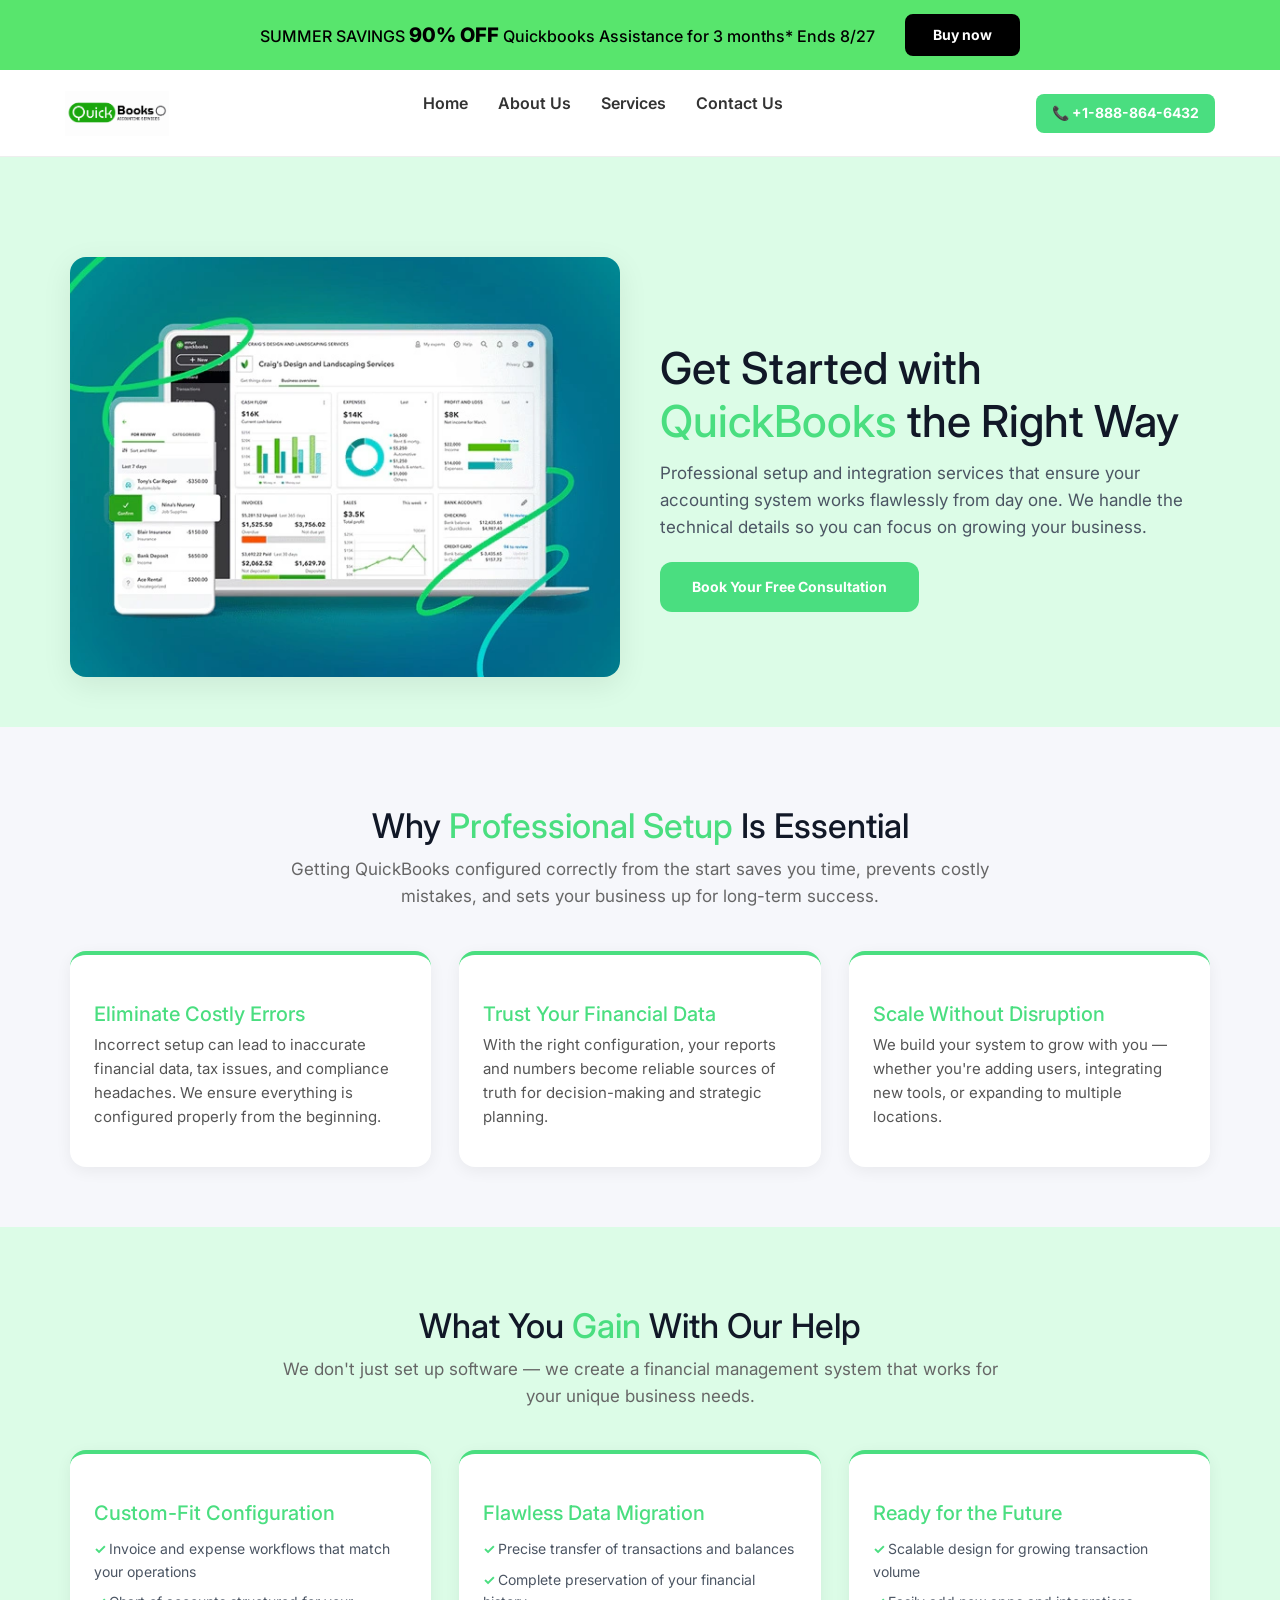
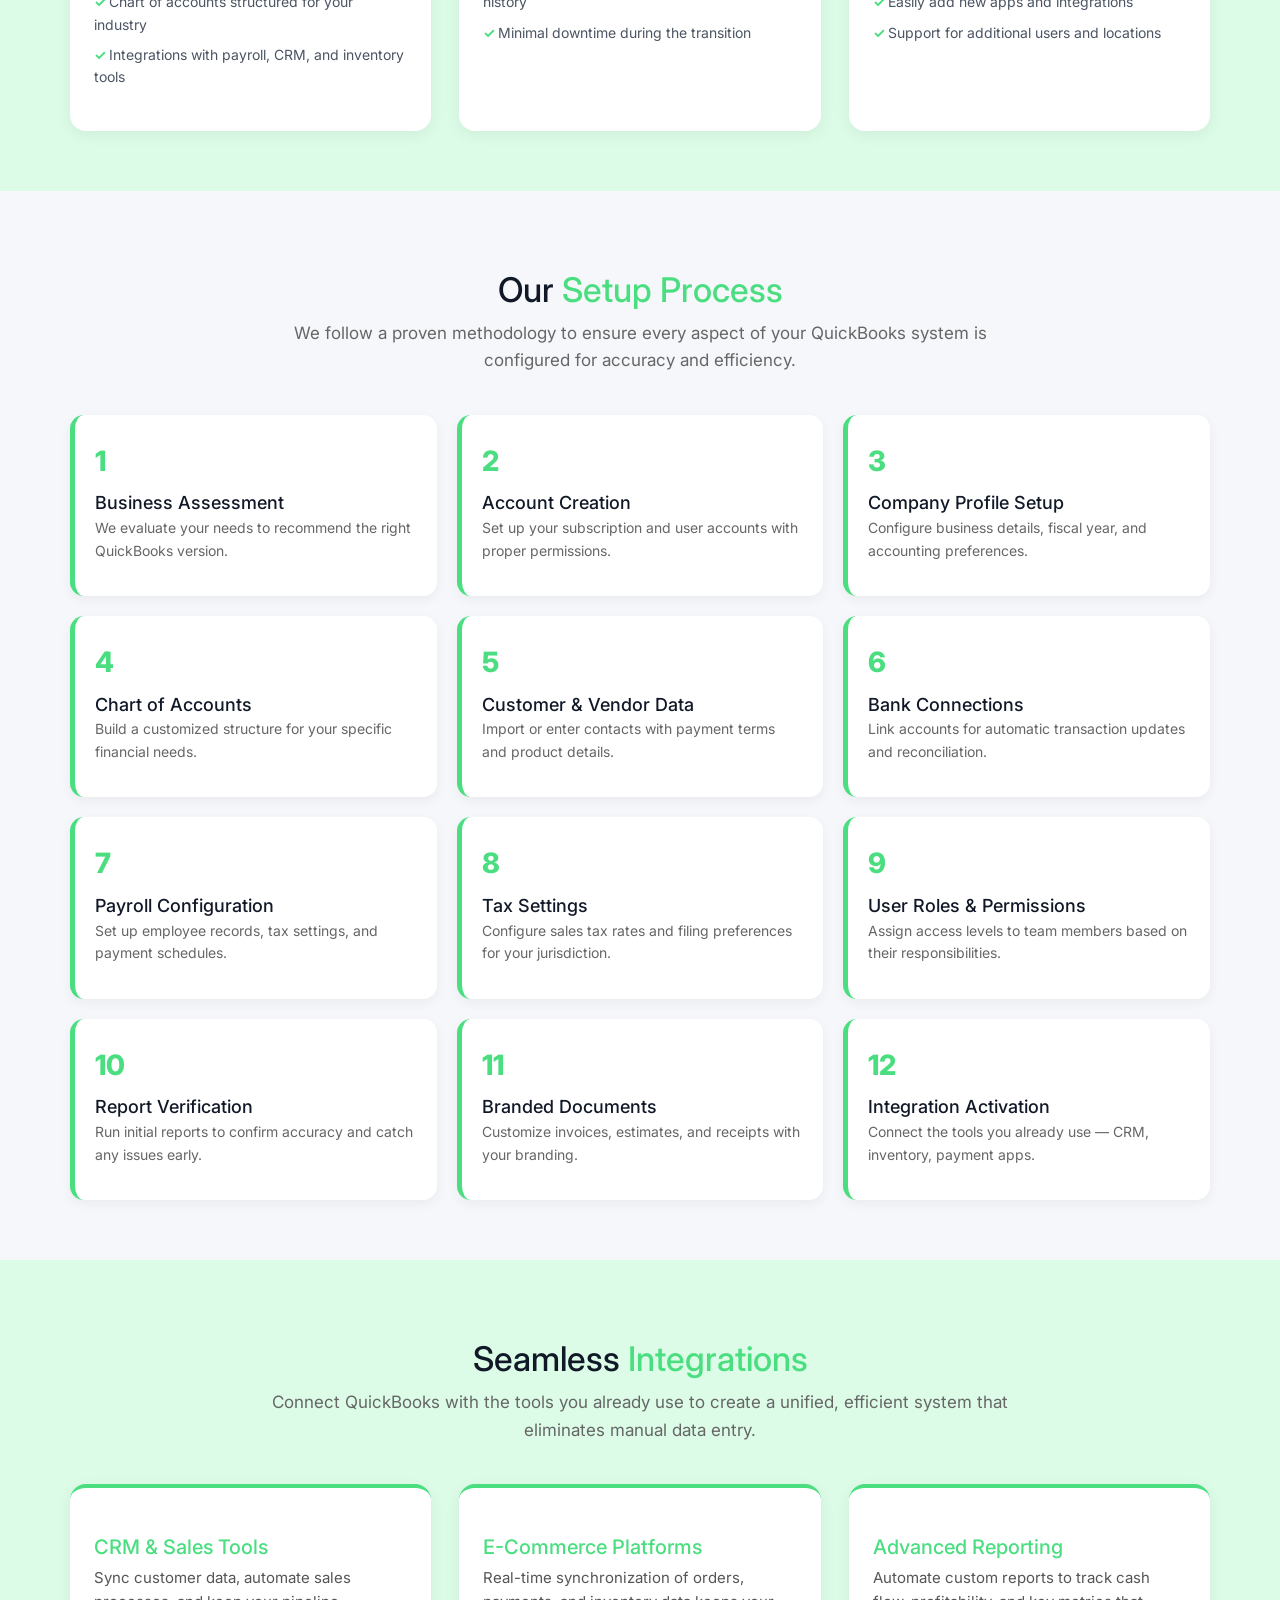
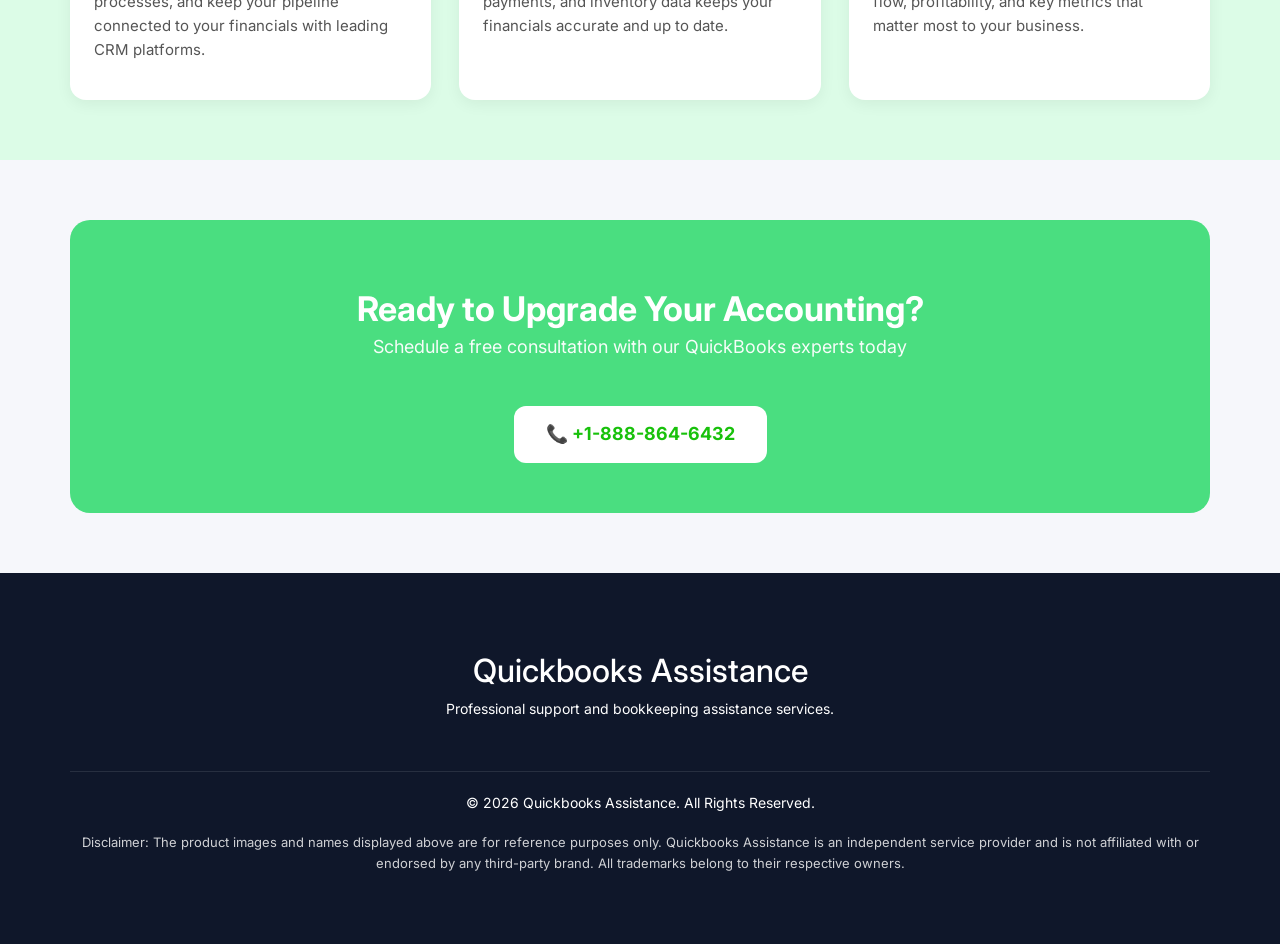
<file: quickbooks-setup-integration-services.html>
<!DOCTYPE html>
<html dir="ltr" lang="en">
<head>
  <meta charset="UTF-8">
  <meta name="viewport" content="width=device-width, initial-scale=1">
  <meta http-equiv="X-UA-Compatible" content="IE=edge">
  <title>Contact QuickBooks Assistance – Expert Support & Consultation</title>
  <meta name="description" content="Contact our trusted QuickBooks experts today. Schedule a free consultation for expert support with setup, integrations, data migration, and pricing.">
  <link href="//cdnjs.cloudflare.com/ajax/libs/twitter-bootstrap/3.3.5/css/bootstrap.min.css" rel="stylesheet">
  <link href="//cdnjs.cloudflare.com/ajax/libs/font-awesome/4.7.0/css/font-awesome.min.css" rel="stylesheet">
  <link rel="preconnect" href="https://fonts.googleapis.com">
  <link rel="preconnect" href="https://fonts.gstatic.com" crossorigin>
  <link href="https://fonts.googleapis.com/css2?family=Inter:wght@300;400;500;600;700;800;900&display=swap" rel="stylesheet">
  <style>
    /* ===== RESET & BASE ===== */
    * { margin: 0; padding: 0; box-sizing: border-box; }
    body {
      font-family: 'Inter', Arial, sans-serif;
      background: #f6f7fb;
      color: #232323;
      line-height: 1.6;
    }
    a { transition: 0.3s; }
    .container { max-width: 1200px; }

    /* ===== TOP OFFER BAR ===== */
    .top-offer { background: #58e56d; padding: 14px 20px; }
    .offer-container {
      max-width: 1200px; margin: 0 auto; display: flex;
      justify-content: center; align-items: center; gap: 30px; flex-wrap: wrap;
    }
    .top-offer p { margin: 0; color: #000; font-size: 16px; font-weight: 500; }
    .top-offer strong { font-size: 20px; font-weight: 800; }
    .offer-btn {
      background: #000; color: #fff; text-decoration: none;
      padding: 10px 28px; border-radius: 8px; font-weight: 700; transition: .3s;
    }
    .offer-btn:hover { background: #222; }
    @media (max-width:768px) {
      .offer-container { flex-direction: column; gap: 12px; text-align: center; }
      .top-offer p { font-size: 15px; }
      .offer-btn { width: 180px; text-align: center; }
    }

    /* ===== HEADER ===== */
    header {
      position: sticky; top: 0; z-index: 999;
      background: #fff; border-bottom: 1px solid #eee;
    }
    .nav {
      display: flex; justify-content: space-between; align-items: center;
      padding: 8px 0; gap: 10px;
    }
    .logo-img { height: 45px; width: auto; max-width: 120px; object-fit: contain; display: block; }
    .cta-btn {
      background: #4ade80; color: #fff; padding: 8px 16px;
      border-radius: 8px; font-weight: 700; text-decoration: none; white-space: nowrap;
    }
    .cta-btn:hover { background: #22c55e; color: #fff; }
    .navbar { flex: 1; display: flex; justify-content: center; }
    .nav-links {
      display: flex; align-items: center; list-style: none; gap: 30px;
      margin: 0; padding: 0;
    }
    .nav-links li a {
      text-decoration: none; color: #333; font-weight: 600; font-size: 16px; transition: .3s;
    }
    .nav-links li a:hover { color: #4ade80; }

    @media (max-width:768px) {
      .nav { flex-direction: column; gap: 10px; padding: 10px 0; }
      .logo-img { height: 40px; }
      .navbar { width: 100%; }
      .nav-links { flex-wrap: wrap; justify-content: center; gap: 12px; }
      .nav-links li a { font-size: 15px; }
      .cta-btn { width: 100%; text-align: center; }
    }

    /* ===== BUTTONS ===== */
    .btn-primary {
      background: #4ade80;
      color: #fff;
      padding: 14px 32px;
      border-radius: 12px;
      font-weight: 700;
      text-decoration: none;
      display: inline-block;
      transition: .3s;
      border: none;
    }
    .btn-primary:hover { background: #22c55e; color: #fff; }

    /* ===== HERO (image left, text right) ===== */
    .hero-section {
      padding: 60px 0 50px;
      background: #dcfce7;
    }
    .hero-grid {
      display: grid;
      grid-template-columns: 1fr 1fr;
      gap: 40px;
      align-items: center;
    }
    .hero-image {
      display: flex;
      justify-content: center;
      align-items: center;
    }
    .hero-image img {
      width: 100%;
      max-width: 550px;
      border-radius: 16px;
      box-shadow: 0 8px 30px rgba(0,0,0,.08);
      object-fit: cover;
    }
    .hero-content h1 {
      font-size: 44px;
      color: #111827;
      line-height: 1.2;
      margin-bottom: 12px;
    }
    .hero-content h1 span { color: #4ade80; }
    .hero-content p {
      color: #4b5563;
      font-size: 17px;
      margin-bottom: 20px;
    }
    .hero-grid .hero-image { order: 1; }
    .hero-grid .hero-content { order: 2; }

    @media (max-width:768px) {
      .hero-grid { grid-template-columns: 1fr; text-align: center; }
      .hero-content h1 { font-size: 32px; }
      .hero-image img { max-width: 100%; }
      .hero-grid .hero-image { order: 1; }
      .hero-grid .hero-content { order: 2; }
    }

    /* ===== SECTIONS ===== */
    .section { padding: 60px 0; }
    .section-title {
      text-align: center;
      font-size: 34px;
      color: #111827;
      margin-bottom: 12px;
    }
    .section-title span { color: #4ade80; }
    .section-sub {
      text-align: center;
      max-width: 750px;
      margin: 0 auto 40px;
      color: #666;
      font-size: 17px;
    }

    /* ===== FEATURE GRID ===== */
    .feature-grid {
      display: grid;
      grid-template-columns: repeat(3,1fr);
      gap: 28px;
    }
    .feature-card {
      background: #fff;
      border-radius: 16px;
      padding: 28px 24px;
      box-shadow: 0 4px 16px rgba(0,0,0,.06);
      border-top: 4px solid #4ade80;
      transition: .3s;
    }
    .feature-card:hover { transform: translateY(-6px); box-shadow: 0 8px 28px rgba(22,163,74,.12); }
    .feature-card h3 { color: #4ade80; font-size: 20px; margin-bottom: 8px; }
    .feature-card p { color: #555; font-size: 15px; }
    .feature-card ul { list-style: none; padding: 0; margin-top: 10px; }
    .feature-card ul li { padding: 4px 0; color: #4b5563; font-size: 14px; }
    .feature-card ul li::before { content: "✓ "; color: #4ade80; font-weight: 700; }

    @media (max-width:768px) { .feature-grid { grid-template-columns: 1fr; } }

    /* ===== STEPS ===== */
    .steps-grid {
      display: grid;
      grid-template-columns: repeat(3,1fr);
      gap: 20px;
      margin-top: 30px;
    }
    .step-box {
      background: #fff;
      border-radius: 14px;
      padding: 24px 20px;
      box-shadow: 0 4px 12px rgba(0,0,0,.05);
      border-left: 5px solid #4ade80;
    }
    .step-box .num {
      font-size: 28px;
      font-weight: 800;
      color: #4ade80;
      display: block;
      margin-bottom: 4px;
    }
    .step-box h4 { font-size: 18px; color: #111827; margin-bottom: 4px; }
    .step-box p { color: #666; font-size: 14px; }
    @media (max-width:768px) { .steps-grid { grid-template-columns: 1fr; } }

    /* ===== CTA ===== */
    .cta-block {
      background: #4ade80;
      color: #fff;
      padding: 50px 20px;
      text-align: center;
      border-radius: 20px;
    }
    .cta-block h2 { font-size: 34px; font-weight: 700; margin-bottom: 6px; }
    .cta-block p { font-size: 18px; opacity: 0.95; }
    .cta-block .btn-primary {
      background: #fff;
      color: #18C10B;
      padding: 14px 32px;
      border-radius: 12px;
      font-weight: 700;
      font-size: 18px;
      text-decoration: none;
      transition: .3s;
      margin-top: 12px;
      display: inline-block;
    }
    .cta-block .btn-primary:hover { background: #f0fdf4; color: #18C10B; }

    /* ===== FOOTER ===== */
    footer { background: #0f172a; color: #fff; padding: 60px 0; text-align: center; }
    footer h3 { font-size: 32px; margin-bottom: 10px; }
    .footer-links { display: flex; justify-content: center; gap: 15px; flex-wrap: wrap; margin: 25px 0; }
    .footer-links a { background: #fff; color: #4ade80; padding: 10px 20px; border-radius: 30px; font-weight: 700; text-decoration: none; }
    .copy { margin-top: 20px; padding-top: 20px; border-top: 1px solid rgba(255,255,255,.1); }
    .disclaimer { margin-top: 18px; opacity: .8; font-size: 13px; }

    /* ===== MISC ===== */
    .bg-light-green { background: #dcfce7; }
  </style>
</head>
<body>

<!-- ===== TOP OFFER BAR ===== -->
<div class="top-offer">
  <div class="offer-container">
    <p>SUMMER SAVINGS <strong>90% OFF</strong> Quickbooks Assistance for 3 months* Ends 8/27</p>
    <a href="tel:+1-888-864-6432" class="offer-btn">Buy now</a>
  </div>
</div>

<!-- ===== HEADER ===== -->
<header>
  <div class="container nav">
    <div class="logo">
      <a href="index.html"><img src="images/logo22.png" alt="Quickbooks Assistance Logo" class="logo-img"></a>
    </div>
    <nav class="navbar">
      <ul class="nav-links">
        <li><a href="index.html">Home</a></li>
        <li><a href="./about.html">About Us</a></li>
        <li><a href="./service.html">Services</a></li>
        <li><a href="./contact.html">Contact Us</a></li>
      </ul>
    </nav>
    <a href="tel:+1-888-864-6432" class="cta-btn">📞 +1-888-864-6432</a>
  </div>
</header>

<!-- ===== HERO (image left, text right) ===== -->
<section class="hero-section">
  <div class="container hero-grid">
    <div class="hero-image">
      <img src="./images/image.png" alt="QuickBooks Setup and Integration" loading="lazy">
    </div>
    <div class="hero-content">
      <h1>Get Started with <span>QuickBooks</span> the Right Way</h1>
      <p>Professional setup and integration services that ensure your accounting system works flawlessly from day one. We handle the technical details so you can focus on growing your business.</p>
      <a href="#contact" class="btn-primary">Book Your Free Consultation</a>
    </div>
  </div>
</section>

<!-- ===== WHY PROPER SETUP MATTERS ===== -->
<section class="section">
  <div class="container">
    <h2 class="section-title">Why <span>Professional Setup</span> Is Essential</h2>
    <p class="section-sub">Getting QuickBooks configured correctly from the start saves you time, prevents costly mistakes, and sets your business up for long-term success.</p>
    <div class="feature-grid">
      <div class="feature-card">
        <h3>Eliminate Costly Errors</h3>
        <p>Incorrect setup can lead to inaccurate financial data, tax issues, and compliance headaches. We ensure everything is configured properly from the beginning.</p>
      </div>
      <div class="feature-card">
        <h3>Trust Your Financial Data</h3>
        <p>With the right configuration, your reports and numbers become reliable sources of truth for decision-making and strategic planning.</p>
      </div>
      <div class="feature-card">
        <h3>Scale Without Disruption</h3>
        <p>We build your system to grow with you — whether you're adding users, integrating new tools, or expanding to multiple locations.</p>
      </div>
    </div>
  </div>
</section>

<!-- ===== BENEFITS ===== -->
<section class="section bg-light-green">
  <div class="container">
    <h2 class="section-title">What You <span>Gain</span> With Our Help</h2>
    <p class="section-sub">We don't just set up software — we create a financial management system that works for your unique business needs.</p>
    <div class="feature-grid">
      <div class="feature-card">
        <h3>Custom-Fit Configuration</h3>
        <ul>
          <li>Invoice and expense workflows that match your operations</li>
          <li>Chart of accounts structured for your industry</li>
          <li>Integrations with payroll, CRM, and inventory tools</li>
        </ul>
      </div>
      <div class="feature-card">
        <h3>Flawless Data Migration</h3>
        <ul>
          <li>Precise transfer of transactions and balances</li>
          <li>Complete preservation of your financial history</li>
          <li>Minimal downtime during the transition</li>
        </ul>
      </div>
      <div class="feature-card">
        <h3>Ready for the Future</h3>
        <ul>
          <li>Scalable design for growing transaction volume</li>
          <li>Easily add new apps and integrations</li>
          <li>Support for additional users and locations</li>
        </ul>
      </div>
    </div>
  </div>
</section>

<!-- ===== STEP-BY-STEP ===== -->
<section class="section">
  <div class="container">
    <h2 class="section-title">Our <span>Setup Process</span></h2>
    <p class="section-sub">We follow a proven methodology to ensure every aspect of your QuickBooks system is configured for accuracy and efficiency.</p>
    <div class="steps-grid">
      <div class="step-box"><span class="num">1</span><h4>Business Assessment</h4><p>We evaluate your needs to recommend the right QuickBooks version.</p></div>
      <div class="step-box"><span class="num">2</span><h4>Account Creation</h4><p>Set up your subscription and user accounts with proper permissions.</p></div>
      <div class="step-box"><span class="num">3</span><h4>Company Profile Setup</h4><p>Configure business details, fiscal year, and accounting preferences.</p></div>
      <div class="step-box"><span class="num">4</span><h4>Chart of Accounts</h4><p>Build a customized structure for your specific financial needs.</p></div>
      <div class="step-box"><span class="num">5</span><h4>Customer &amp; Vendor Data</h4><p>Import or enter contacts with payment terms and product details.</p></div>
      <div class="step-box"><span class="num">6</span><h4>Bank Connections</h4><p>Link accounts for automatic transaction updates and reconciliation.</p></div>
      <div class="step-box"><span class="num">7</span><h4>Payroll Configuration</h4><p>Set up employee records, tax settings, and payment schedules.</p></div>
      <div class="step-box"><span class="num">8</span><h4>Tax Settings</h4><p>Configure sales tax rates and filing preferences for your jurisdiction.</p></div>
      <div class="step-box"><span class="num">9</span><h4>User Roles &amp; Permissions</h4><p>Assign access levels to team members based on their responsibilities.</p></div>
      <div class="step-box"><span class="num">10</span><h4>Report Verification</h4><p>Run initial reports to confirm accuracy and catch any issues early.</p></div>
      <div class="step-box"><span class="num">11</span><h4>Branded Documents</h4><p>Customize invoices, estimates, and receipts with your branding.</p></div>
      <div class="step-box"><span class="num">12</span><h4>Integration Activation</h4><p>Connect the tools you already use — CRM, inventory, payment apps.</p></div>
    </div>
  </div>
</section>

<!-- ===== INTEGRATIONS ===== -->
<section class="section bg-light-green">
  <div class="container">
    <h2 class="section-title">Seamless <span>Integrations</span></h2>
    <p class="section-sub">Connect QuickBooks with the tools you already use to create a unified, efficient system that eliminates manual data entry.</p>
    <div class="feature-grid">
      <div class="feature-card">
        <h3>CRM &amp; Sales Tools</h3>
        <p>Sync customer data, automate sales processes, and keep your pipeline connected to your financials with leading CRM platforms.</p>
      </div>
      <div class="feature-card">
        <h3>E-Commerce Platforms</h3>
        <p>Real-time synchronization of orders, payments, and inventory data keeps your financials accurate and up to date.</p>
      </div>
      <div class="feature-card">
        <h3>Advanced Reporting</h3>
        <p>Automate custom reports to track cash flow, profitability, and key metrics that matter most to your business.</p>
      </div>
    </div>
  </div>
</section>

<!-- ===== CTA ===== -->
<section class="section" id="contact">
  <div class="container">
    <div class="cta-block">
      <h2>Ready to Upgrade Your Accounting?</h2>
      <p>Schedule a free consultation with our QuickBooks experts today</p>
      <br>
      <a href="tel:+1-888-864-6432" class="btn-primary">📞 +1-888-864-6432</a>
    </div>
  </div>
</section>

<!-- ===== FOOTER ===== -->
<footer>
  <div class="container">
    <h3>Quickbooks Assistance</h3>
    <p>Professional support and bookkeeping assistance services.</p>
    <div class="footer-links"></div>
    <div class="copy">© 2026 Quickbooks Assistance. All Rights Reserved.</div>
    <p class="disclaimer">Disclaimer: The product images and names displayed above are for reference purposes only. Quickbooks Assistance is an independent service provider and is not affiliated with or endorsed by any third-party brand. All trademarks belong to their respective owners.</p>
  </div>
</footer>
<script src="//code.jivosite.com/widget/mrzRy9QWP9" async></script>

</body>
</html>
</file>
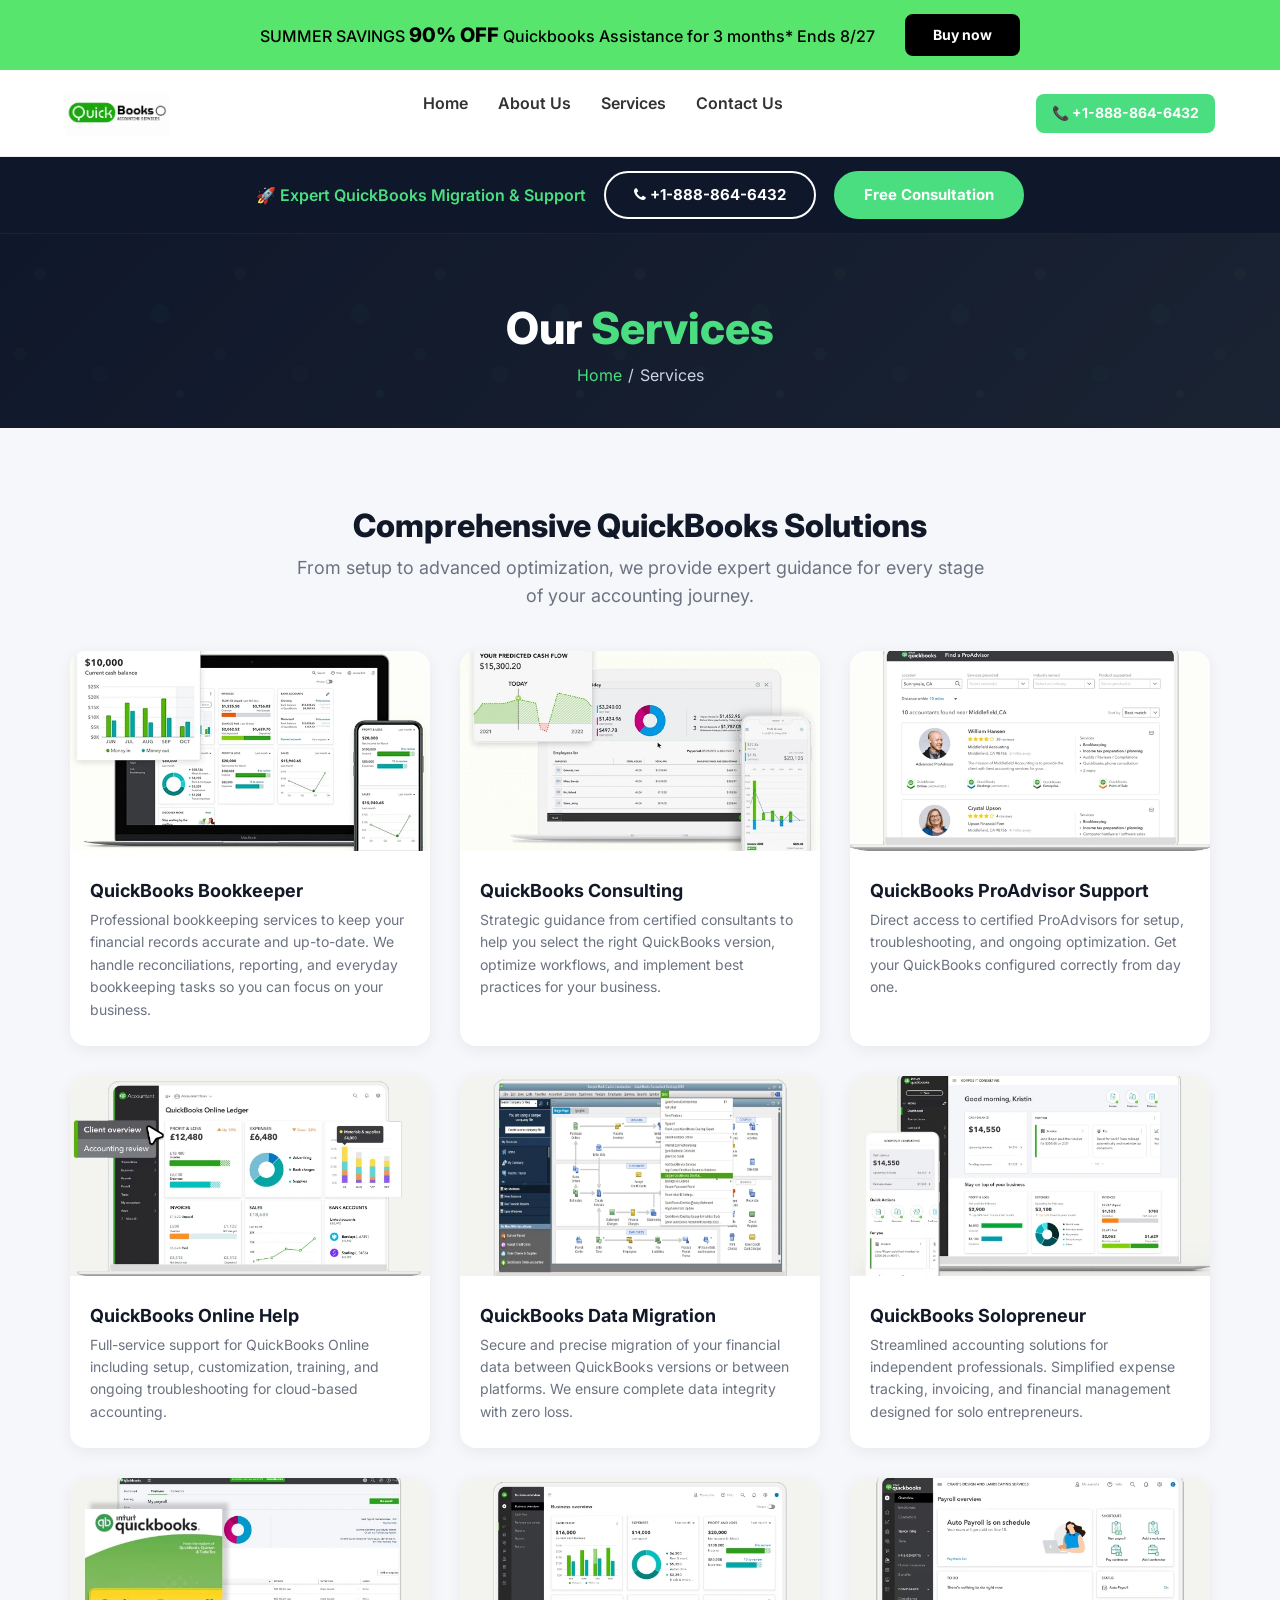
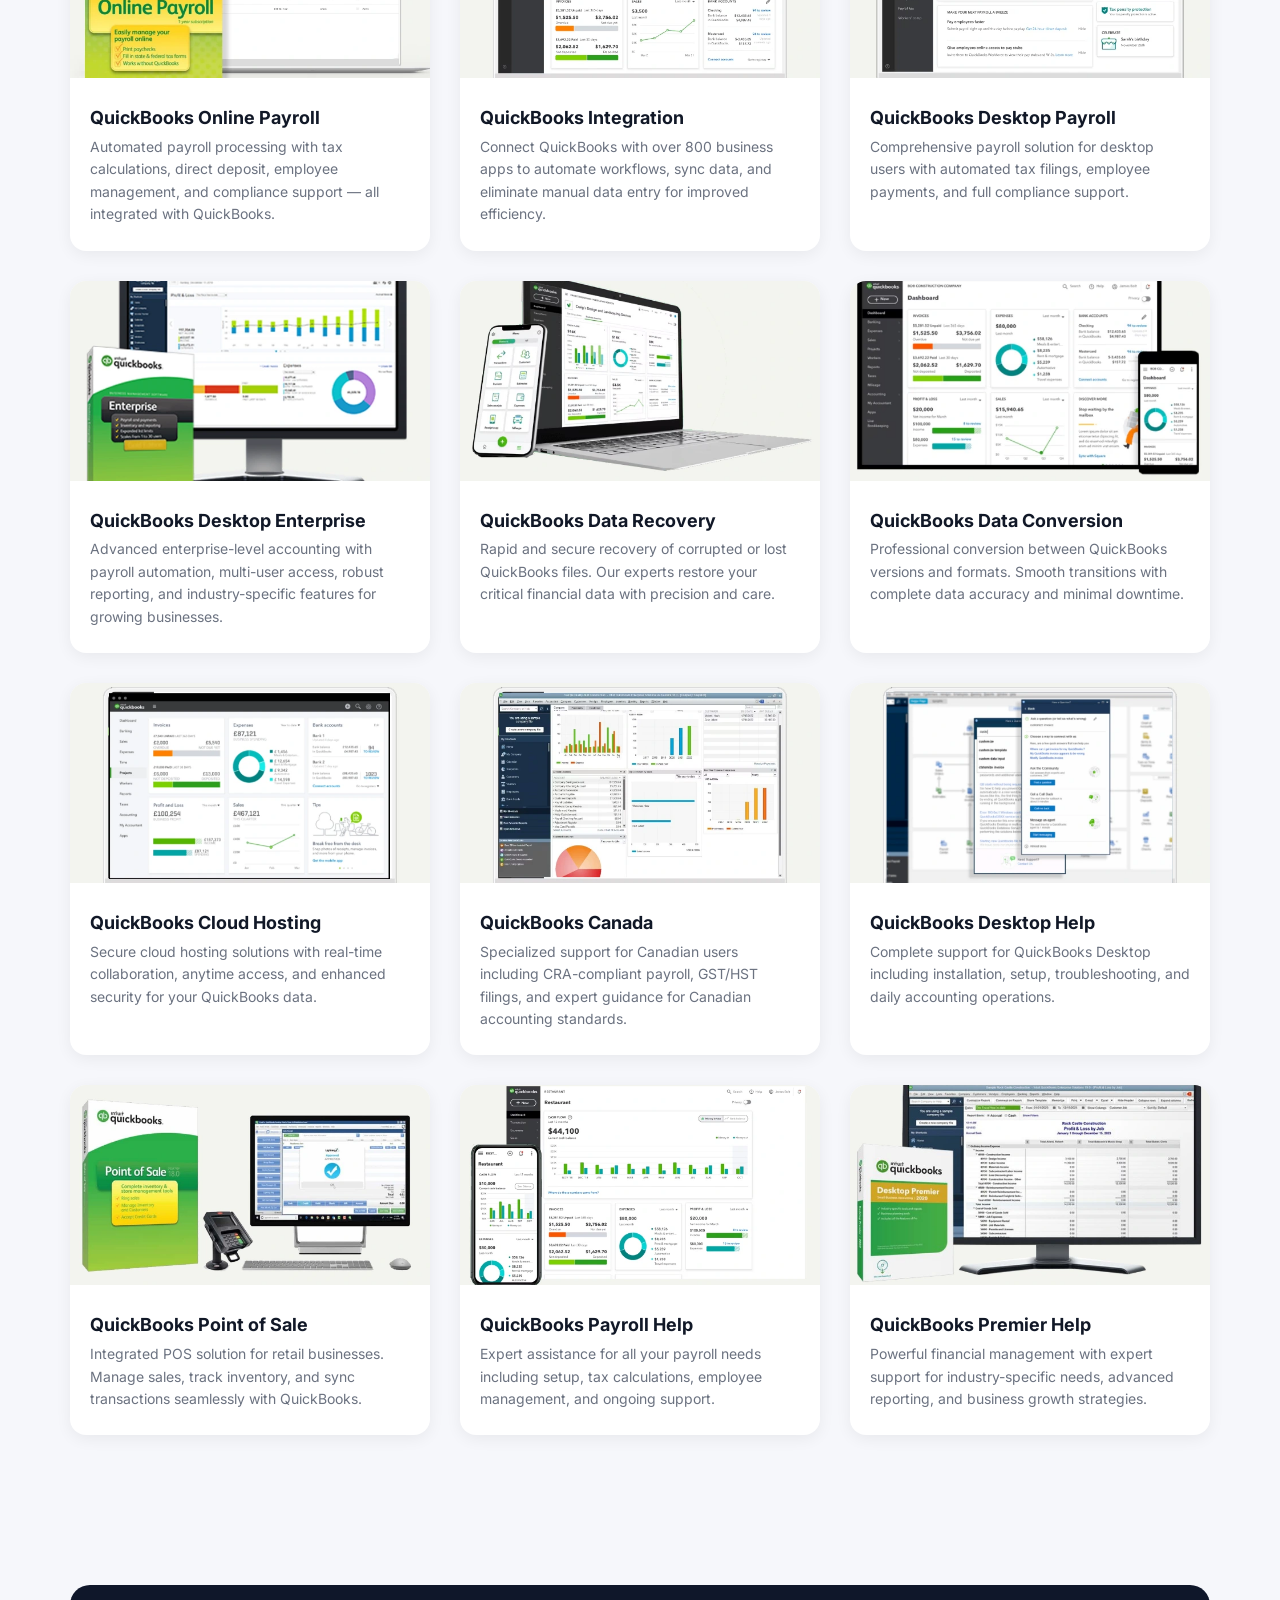
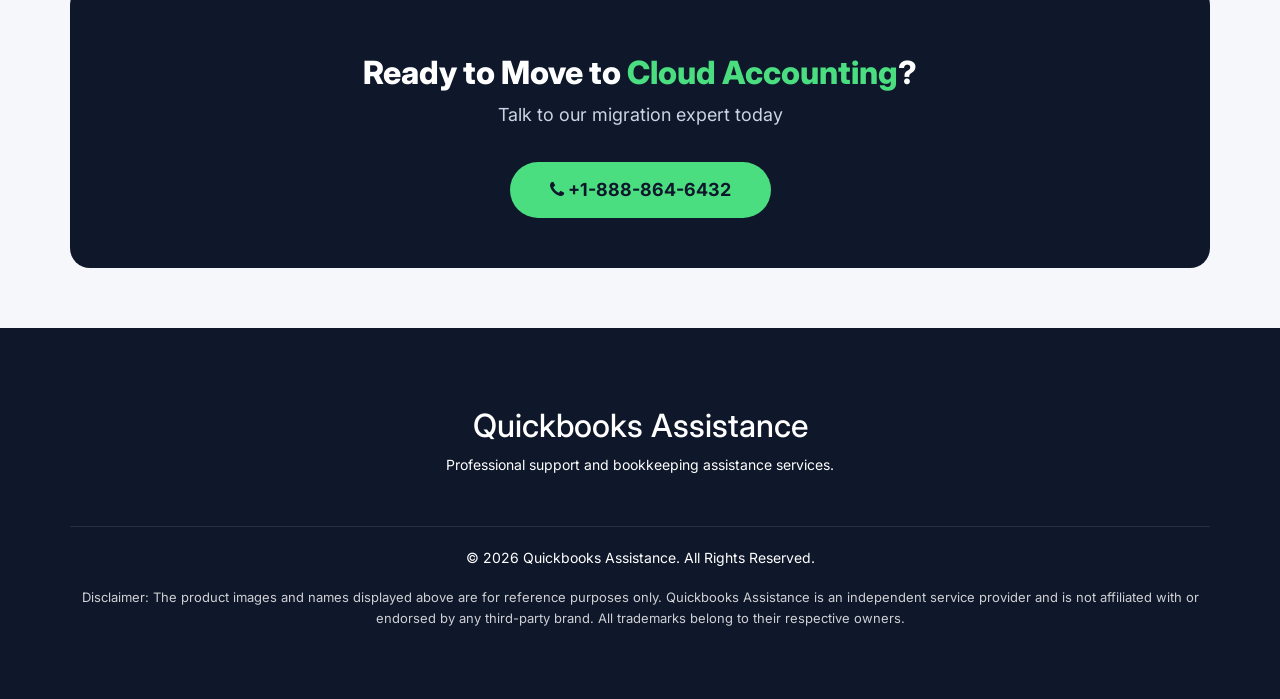
<file: service.html>
<!DOCTYPE html>
<html dir="ltr" lang="en">
<head>
  <meta charset="UTF-8">
  <meta name="viewport" content="width=device-width, initial-scale=1">
  <meta http-equiv="X-UA-Compatible" content="IE=edge">
  <title>QuickBooks Services – Expert Support & Consultation</title>
  <meta name="description" content="Explore our comprehensive QuickBooks services including bookkeeping, consulting, data migration, payroll, integration, and expert support for businesses of all sizes.">
  <link href="//cdnjs.cloudflare.com/ajax/libs/twitter-bootstrap/3.3.5/css/bootstrap.min.css" rel="stylesheet">
  <link href="//cdnjs.cloudflare.com/ajax/libs/font-awesome/4.7.0/css/font-awesome.min.css" rel="stylesheet">
  <link rel="preconnect" href="https://fonts.googleapis.com">
  <link rel="preconnect" href="https://fonts.gstatic.com" crossorigin>
  <link href="https://fonts.googleapis.com/css2?family=Inter:wght@300;400;500;600;700;800;900&display=swap" rel="stylesheet">
  <style>
    /* ===== RESET & BASE ===== */
    * { margin: 0; padding: 0; box-sizing: border-box; }
    body {
      font-family: 'Inter', Arial, sans-serif;
      background: #f6f7fb;
      color: #232323;
      line-height: 1.6;
    }
    a { transition: 0.3s; }
    .container { max-width: 1200px; }

    /* ===== TOP OFFER BAR ===== */
    .top-offer { background: #58e56d; padding: 14px 20px; }
    .offer-container {
      max-width: 1200px; margin: 0 auto; display: flex;
      justify-content: center; align-items: center; gap: 30px; flex-wrap: wrap;
    }
    .top-offer p { margin: 0; color: #000; font-size: 16px; font-weight: 500; }
    .top-offer strong { font-size: 20px; font-weight: 800; }
    .offer-btn {
      background: #000; color: #fff; text-decoration: none;
      padding: 10px 28px; border-radius: 8px; font-weight: 700; transition: .3s;
    }
    .offer-btn:hover { background: #222; }
    @media (max-width:768px) {
      .offer-container { flex-direction: column; gap: 12px; text-align: center; }
      .top-offer p { font-size: 15px; }
      .offer-btn { width: 180px; text-align: center; }
    }

    /* ===== HEADER ===== */
    header {
      position: sticky; top: 0; z-index: 999;
      background: #fff; border-bottom: 1px solid #eee;
    }
    .nav {
      display: flex; justify-content: space-between; align-items: center;
      padding: 8px 0; gap: 10px;
    }
    .logo-img { height: 45px; width: auto; max-width: 120px; object-fit: contain; display: block; }
    .cta-btn {
      background: #4ade80; color: #fff; padding: 8px 16px;
      border-radius: 8px; font-weight: 700; text-decoration: none; white-space: nowrap;
    }
    .cta-btn:hover { background: #22c55e; color: #fff; }
    .navbar { flex: 1; display: flex; justify-content: center; }
    .nav-links {
      display: flex; align-items: center; list-style: none; gap: 30px;
      margin: 0; padding: 0;
    }
    .nav-links li a {
      text-decoration: none; color: #333; font-weight: 600; font-size: 16px; transition: .3s;
    }
    .nav-links li a:hover { color: #4ade80; }

    @media (max-width:768px) {
      .nav { flex-direction: column; gap: 10px; padding: 10px 0; }
      .logo-img { height: 40px; }
      .navbar { width: 100%; }
      .nav-links { flex-wrap: wrap; justify-content: center; gap: 12px; }
      .nav-links li a { font-size: 15px; }
      .cta-btn { width: 100%; text-align: center; }
    }

    .round_btn {
      display: inline-block;
      padding: 10px 28px;
      border-radius: 50px;
      background: #4ade80;
      color: #fff;
      font-weight: 700;
      text-decoration: none;
      border: 2px solid #4ade80;
      font-size: 15px;
    }
    .round_btn:hover {
      background: #22c55e;
      border-color: #22c55e;
      color: #fff;
      text-decoration: none;
    }
    .round_btn.outline_dark {
      background: transparent;
      color: #fff;
      border: 2px solid #fff;
    }
    .round_btn.outline_dark:hover {
      background: #fff;
      color: #4ade80;
    }

    .new_button {
      display: inline-block;
      padding: 14px 36px;
      border-radius: 50px;
      background: #4ade80;
      color: #fff;
      font-weight: 700;
      text-decoration: none;
      font-size: 16px;
      border: none;
      transition: 0.3s;
    }
    .new_button:hover {
      background: #22c55e;
      color: #fff;
      text-decoration: none;
    }
    .new_button.dark {
      background: #0f172a;
      color: #fff;
    }
    .new_button.dark:hover {
      background: #1a2332;
    }

    /* ===== SECTIONS ===== */
    section { padding: 60px 0; }
    .section-white { background: #fff; }
    .section-light { background: #f8fafc; }
    .section-green { background: #dcfce7; }

    .normal_white_box {
      background: #fff;
      padding: 40px 30px;
      border-radius: 16px;
      box-shadow: 0 4px 24px rgba(0,0,0,0.06);
      height: 100%;
      text-align: center;
    }
    .normal_white_box i {
      font-size: 42px;
      color: #4ade80;
      margin-bottom: 16px;
      display: block;
    }
    .normal_white_box h3 {
      font-size: 20px;
      font-weight: 700;
      margin-bottom: 12px;
      color: #111827;
    }
    .normal_white_box p {
      color: #6b7280;
      font-size: 15px;
      line-height: 1.7;
    }
    .normal_white_box .buttons { margin-top: 18px; }

    .dark_background {
      background: #0f172a;
      color: #fff;
      padding: 50px 40px;
      border-radius: 16px;
    }
    .dark_background .new_button {
      background: #4ade80;
      color: #0f172a;
    }
    .dark_background .new_button:hover {
      background: #22c55e;
    }

    .large_text { font-size: 18px; line-height: 1.8; color: #4b5563; }
    .dark_background .large_text { color: #cbd5e1; }

    .mini_container { max-width: 800px; margin: 0 auto; }
    .mt50 { margin-top: 50px; }
    .mb30 { margin-bottom: 30px; }

    /* ===== BANNER SERVICE ===== */
    .banner-service {
      background: linear-gradient(135deg, #0f172a 0%, #1a2332 100%);
      padding: 50px 0 40px;
      color: #fff;
      text-align: center;
      position: relative;
      overflow: hidden;
    }
    .banner-service::before {
      content: '';
      position: absolute;
      top: 0;
      left: 0;
      right: 0;
      bottom: 0;
      background: url('data:image/svg+xml,<svg xmlns="http://www.w3.org/2000/svg" viewBox="0 0 100 100"><circle cx="20" cy="20" r="3" fill="rgba(74,222,128,0.1)"/><circle cx="80" cy="40" r="5" fill="rgba(74,222,128,0.08)"/><circle cx="50" cy="70" r="4" fill="rgba(74,222,128,0.06)"/><circle cx="90" cy="80" r="2" fill="rgba(74,222,128,0.12)"/><circle cx="10" cy="60" r="3" fill="rgba(74,222,128,0.09)"/></svg>');
      background-size: 200px 200px;
      opacity: 0.3;
    }
    .banner-service .container { position: relative; z-index: 1; }
    .banner-service h1 { font-size: 44px; font-weight: 800; }
    .banner-service h1 span { color: #4ade80; }
    .breadcrumb-nav ol {
      display: flex; justify-content: center; list-style: none; padding: 0; margin: 10px 0 0;
      font-size: 16px; color: #cbd5e1;
    }
    .breadcrumb-nav ol li a { color: #4ade80; text-decoration: none; }
    .breadcrumb-nav ol li a:hover { color: #fff; }

    /* ===== HEADER BOTTOM ===== */
    .header_bottom {
      background: #0f172a;
      padding: 14px 0;
      border-bottom: 1px solid #1a2332;
    }
    .header_bottom .container {
      display: flex; justify-content: space-between; align-items: center; flex-wrap: wrap;
      gap: 12px;
    }
    .header_bottom p {
      margin: 0; color: #fff; font-size: 16px; display: flex; align-items: center; gap: 18px; flex-wrap: wrap;
    }
    .header_bottom p span { color: #4ade80; font-weight: 600; }

    /* ===== SERVICE CARDS - FIXED ALIGNMENT ===== */
    .service-card {
      background: #fff;
      border-radius: 16px;
      overflow: hidden;
      box-shadow: 0 4px 16px rgba(0,0,0,0.06);
      margin-bottom: 30px;
      transition: 0.3s;
      height: 100%;
      display: flex;
      flex-direction: column;
    }
    .service-card:hover { transform: translateY(-5px); box-shadow: 0 8px 30px rgba(0,0,0,0.1); }
    .service-image img { width: 100%; height: 200px; object-fit: cover; display: block; }
    .service-txt { padding: 20px 20px 25px; flex: 1; display: flex; flex-direction: column; }
    .service-txt h4 { font-size: 18px; font-weight: 700; color: #111827; margin-bottom: 8px; }
    .service-txt p { font-size: 14px; color: #6b7280; line-height: 1.6; margin: 0; flex: 1; }

    /* ===== CTA SECTION ===== */
    .cta {
      background: #0f172a;
      padding: 50px 40px;
      border-radius: 20px;
      text-align: center;
      color: #fff;
    }
    .cta h2 { font-size: 32px; font-weight: 800; margin-bottom: 10px; }
    .cta h2 span { color: #4ade80; }
    .cta p { font-size: 18px; color: #cbd5e1; }
    .btn-primary {
      display: inline-block;
      background: #4ade80;
      color: #0f172a;
      padding: 14px 40px;
      border-radius: 50px;
      font-weight: 700;
      font-size: 18px;
      text-decoration: none;
      transition: 0.3s;
      border: none;
    }
    .btn-primary:hover { background: #22c55e; color: #fff; }

    .service-heading { text-align: center; margin-bottom: 40px; }
    .service-heading h3 { font-size: 32px; font-weight: 800; color: #111827; }
    .service-heading p { font-size: 18px; color: #6b7280; max-width: 700px; margin: 10px auto 0; }

    /* ===== FOOTER ===== */
    footer { background: #0f172a; color: #fff; padding: 60px 0; text-align: center; }
    footer h3 { font-size: 32px; margin-bottom: 10px; }
    .footer-links { display: flex; justify-content: center; gap: 15px; flex-wrap: wrap; margin: 25px 0; }
    .footer-links a { background: #fff; color: #4ade80; padding: 10px 20px; border-radius: 30px; font-weight: 700; text-decoration: none; }
    .copy { margin-top: 20px; padding-top: 20px; border-top: 1px solid rgba(255,255,255,.1); }
    .disclaimer { margin-top: 18px; opacity: .8; font-size: 13px; }

    /* fix for bootstrap row columns */
    .row { display: flex; flex-wrap: wrap; }
    .col-md-4 { display: flex; flex-direction: column; }

    @media (max-width: 991px) {
      .banner-service h1 { font-size: 36px; }
      section { padding: 40px 0; }
      .cta { padding: 30px 20px; }
      .cta h2 { font-size: 26px; }
    }

    @media (max-width: 768px) {
      .banner-service h1 { font-size: 28px; }
      .header_bottom .container { flex-direction: column; align-items: center; }
      .header_bottom p { justify-content: center; }
      .service-heading h3 { font-size: 26px; }
      .cta h2 { font-size: 22px; }
      .service-card { margin-bottom: 20px; }
    }

    @media (max-width: 480px) {
      .banner-service h1 { font-size: 24px; }
      .normal_white_box { padding: 24px 16px; }
    }
  </style>
</head>
<body>

<!-- ===== TOP OFFER BAR ===== -->
<div class="top-offer">
  <div class="offer-container">
    <p>SUMMER SAVINGS <strong>90% OFF</strong> Quickbooks Assistance for 3 months* Ends 8/27</p>
    <a href="tel:+1-888-864-6432" class="offer-btn">Buy now</a>
  </div>
</div>

<!-- ===== HEADER ===== -->
<header>
  <div class="container nav">
    <div class="logo">
      <a href="index.html"><img src="images/logo22.png" alt="Quickbooks Assistance Logo" class="logo-img"></a>
    </div>
    <nav class="navbar">
      <ul class="nav-links">
        <li><a href="index.html">Home</a></li>
        <li><a href="./about.html">About Us</a></li>
        <li><a href="./service.html">Services</a></li>
        <li><a href="./contact.html">Contact Us</a></li>
      </ul>
    </nav>
    <a href="tel:+1-888-864-6432" class="cta-btn">📞 +1-888-864-6432</a>
  </div>
</header>

<!-- ===== HEADER BOTTOM ===== -->
<div class="header_bottom">
  <div class="container">
    <p>
      <span>🚀 Expert QuickBooks Migration &amp; Support</span>
      <a class="round_btn outline_dark" href="tel:+1-888-864-6432"><i class="fa fa-phone"></i> +1-888-864-6432</a>
      <a class="round_btn" href="#contact">Free Consultation</a>
    </p>
  </div>
</div>

<!-- ===== BANNER SERVICE ===== -->
<div class="banner-service">
  <div class="container">
    <h1>Our <span>Services</span></h1>
    <div class="breadcrumb-nav">
      <ol>
        <li><a href="index.html">Home</a></li>
        <li><span style="margin:0 6px;">/</span></li>
        <li>Services</li>
      </ol>
    </div>
  </div>
</div>

<!-- ===== SERVICE SECTION - FIXED ALIGNMENT ===== -->
<section class="py-5" id="services">
  <div class="container">
    <div class="service-heading">
      <h3>Comprehensive QuickBooks Solutions</h3>
      <p>From setup to advanced optimization, we provide expert guidance for every stage of your accounting journey.</p>
    </div>
    <div class="row">

      <!-- Card 1 -->
      <div class="col-md-4">
        <div class="service-card">
          <div class="service-image">
            <img src="./images/services/QuickBooks-Bookkeeper-1.webp" alt="QuickBooks Bookkeeper">
          </div>
          <div class="service-txt">
            <h4>QuickBooks Bookkeeper</h4>
            <p>Professional bookkeeping services to keep your financial records accurate and up-to-date. We handle reconciliations, reporting, and everyday bookkeeping tasks so you can focus on your business.</p>
          </div>
        </div>
      </div>

      <!-- Card 2 -->
      <div class="col-md-4">
        <div class="service-card">
          <div class="service-image">
            <img src="./images/services/QuickBooks-Consulting-Services-1.webp" alt="QuickBooks Consulting">
          </div>
          <div class="service-txt">
            <h4>QuickBooks Consulting</h4>
            <p>Strategic guidance from certified consultants to help you select the right QuickBooks version, optimize workflows, and implement best practices for your business.</p>
          </div>
        </div>
      </div>

      <!-- Card 3 -->
      <div class="col-md-4">
        <div class="service-card">
          <div class="service-image">
            <img src="./images/services/QuickBooks-Proadvisor-Support-1.webp" alt="QuickBooks Proadvisor">
          </div>
          <div class="service-txt">
            <h4>QuickBooks ProAdvisor Support</h4>
            <p>Direct access to certified ProAdvisors for setup, troubleshooting, and ongoing optimization. Get your QuickBooks configured correctly from day one.</p>
          </div>
        </div>
      </div>

      <!-- Card 4 -->
      <div class="col-md-4">
        <div class="service-card">
          <div class="service-image">
            <img src="./images/services/QuickBooks-Online-Service-1.webp" alt="QuickBooks Online">
          </div>
          <div class="service-txt">
            <h4>QuickBooks Online Help</h4>
            <p>Full-service support for QuickBooks Online including setup, customization, training, and ongoing troubleshooting for cloud-based accounting.</p>
          </div>
        </div>
      </div>

      <!-- Card 5 -->
      <div class="col-md-4">
        <div class="service-card">
          <div class="service-image">
            <img src="./images/services/QuickBooks-Data-Migration-1.webp" alt="QuickBooks Data Migration">
          </div>
          <div class="service-txt">
            <h4>QuickBooks Data Migration</h4>
            <p>Secure and precise migration of your financial data between QuickBooks versions or between platforms. We ensure complete data integrity with zero loss.</p>
          </div>
        </div>
      </div>

      <!-- Card 6 -->
      <div class="col-md-4">
        <div class="service-card">
          <div class="service-image">
            <img src="./images/services/QuickBooks-Solopreneur.webp" alt="QuickBooks Solopreneur">
          </div>
          <div class="service-txt">
            <h4>QuickBooks Solopreneur</h4>
            <p>Streamlined accounting solutions for independent professionals. Simplified expense tracking, invoicing, and financial management designed for solo entrepreneurs.</p>
          </div>
        </div>
      </div>

      <!-- Card 7 -->
      <div class="col-md-4">
        <div class="service-card">
          <div class="service-image">
            <img src="./images/services/QuickBooks-Online-Payroll.webp" alt="QuickBooks Online Payroll">
          </div>
          <div class="service-txt">
            <h4>QuickBooks Online Payroll</h4>
            <p>Automated payroll processing with tax calculations, direct deposit, employee management, and compliance support — all integrated with QuickBooks.</p>
          </div>
        </div>
      </div>

      <!-- Card 8 -->
      <div class="col-md-4">
        <div class="service-card">
          <div class="service-image">
            <img src="./images/services/QuickBooks-Integration.webp" alt="QuickBooks Integration">
          </div>
          <div class="service-txt">
            <h4>QuickBooks Integration</h4>
            <p>Connect QuickBooks with over 800 business apps to automate workflows, sync data, and eliminate manual data entry for improved efficiency.</p>
          </div>
        </div>
      </div>

      <!-- Card 9 -->
      <div class="col-md-4">
        <div class="service-card">
          <div class="service-image">
            <img src="./images/services/QuickBooks-Desktop-Payroll.webp" alt="QuickBooks Desktop Payroll">
          </div>
          <div class="service-txt">
            <h4>QuickBooks Desktop Payroll</h4>
            <p>Comprehensive payroll solution for desktop users with automated tax filings, employee payments, and full compliance support.</p>
          </div>
        </div>
      </div>

      <!-- Card 10 -->
      <div class="col-md-4">
        <div class="service-card">
          <div class="service-image">
            <img src="./images/services/QuickBooks-Desktop-Enterprise.webp" alt="QuickBooks Desktop Enterprise">
          </div>
          <div class="service-txt">
            <h4>QuickBooks Desktop Enterprise</h4>
            <p>Advanced enterprise-level accounting with payroll automation, multi-user access, robust reporting, and industry-specific features for growing businesses.</p>
          </div>
        </div>
      </div>

      <!-- Card 11 -->
      <div class="col-md-4">
        <div class="service-card">
          <div class="service-image">
            <img src="./images/services/QuickBooks-Data-Recovery.webp" alt="QuickBooks Data Recovery">
          </div>
          <div class="service-txt">
            <h4>QuickBooks Data Recovery</h4>
            <p>Rapid and secure recovery of corrupted or lost QuickBooks files. Our experts restore your critical financial data with precision and care.</p>
          </div>
        </div>
      </div>

      <!-- Card 12 -->
      <div class="col-md-4">
        <div class="service-card">
          <div class="service-image">
            <img src="./images/services/QuickBooks-Data-Conversion.webp" alt="QuickBooks Data Conversion">
          </div>
          <div class="service-txt">
            <h4>QuickBooks Data Conversion</h4>
            <p>Professional conversion between QuickBooks versions and formats. Smooth transitions with complete data accuracy and minimal downtime.</p>
          </div>
        </div>
      </div>

      <!-- Card 13 -->
      <div class="col-md-4">
        <div class="service-card">
          <div class="service-image">
            <img src="./images/services/QuickBooks-Cloud-Hosting.webp" alt="QuickBooks Cloud Hosting">
          </div>
          <div class="service-txt">
            <h4>QuickBooks Cloud Hosting</h4>
            <p>Secure cloud hosting solutions with real-time collaboration, anytime access, and enhanced security for your QuickBooks data.</p>
          </div>
        </div>
      </div>

      <!-- Card 14 -->
      <div class="col-md-4">
        <div class="service-card">
          <div class="service-image">
            <img src="./images/services/QuickBooks-Canada.webp" alt="QuickBooks Canada">
          </div>
          <div class="service-txt">
            <h4>QuickBooks Canada</h4>
            <p>Specialized support for Canadian users including CRA-compliant payroll, GST/HST filings, and expert guidance for Canadian accounting standards.</p>
          </div>
        </div>
      </div>

      <!-- Card 15 -->
      <div class="col-md-4">
        <div class="service-card">
          <div class="service-image">
            <img src="./images/services/QuickBooks-Desktop-Help.webp" alt="QuickBooks Desktop Help">
          </div>
          <div class="service-txt">
            <h4>QuickBooks Desktop Help</h4>
            <p>Complete support for QuickBooks Desktop including installation, setup, troubleshooting, and daily accounting operations.</p>
          </div>
        </div>
      </div>

      <!-- Card 16 -->
      <div class="col-md-4">
        <div class="service-card">
          <div class="service-image">
            <img src="./images/services/QuickBooks-Point-of-Sale.webp" alt="QuickBooks Point of Sale">
          </div>
          <div class="service-txt">
            <h4>QuickBooks Point of Sale</h4>
            <p>Integrated POS solution for retail businesses. Manage sales, track inventory, and sync transactions seamlessly with QuickBooks.</p>
          </div>
        </div>
      </div>

      <!-- Card 17 -->
      <div class="col-md-4">
        <div class="service-card">
          <div class="service-image">
            <img src="./images/services/QuickBooks-Payroll-Help.webp" alt="QuickBooks Payroll Help">
          </div>
          <div class="service-txt">
            <h4>QuickBooks Payroll Help</h4>
            <p>Expert assistance for all your payroll needs including setup, tax calculations, employee management, and ongoing support.</p>
          </div>
        </div>
      </div>

      <!-- Card 18 -->
      <div class="col-md-4">
        <div class="service-card">
          <div class="service-image">
            <img src="./images/services/QuickBooks-Premier-Help.webp" alt="QuickBooks Premier Help">
          </div>
          <div class="service-txt">
            <h4>QuickBooks Premier Help</h4>
            <p>Powerful financial management with expert support for industry-specific needs, advanced reporting, and business growth strategies.</p>
          </div>
        </div>
      </div>

    </div>
  </div>
</section>

<!-- ===== CTA SECTION ===== -->
<section class="section" id="contact">
  <div class="container">
    <div class="cta">
      <h2>Ready to Move to <span>Cloud Accounting</span>?</h2>
      <p>Talk to our migration expert today</p>
      <br>
      <a href="tel:+1-888-864-6432" class="btn-primary"><i class="fa fa-phone"></i> +1-888-864-6432</a>
    </div>
  </div>
</section>

<!-- ===== FOOTER ===== -->
<footer>
  <div class="container">
    <h3>Quickbooks Assistance</h3>
    <p>Professional support and bookkeeping assistance services.</p>
    <div class="footer-links"></div>
    <div class="copy">© 2026 Quickbooks Assistance. All Rights Reserved.</div>
    <p class="disclaimer">Disclaimer: The product images and names displayed above are for reference purposes only. Quickbooks Assistance is an independent service provider and is not affiliated with or endorsed by any third-party brand. All trademarks belong to their respective owners.</p>
  </div>
</footer>
<script src="//code.jivosite.com/widget/mrzRy9QWP9" async></script>

</body>
</html>
</file>
